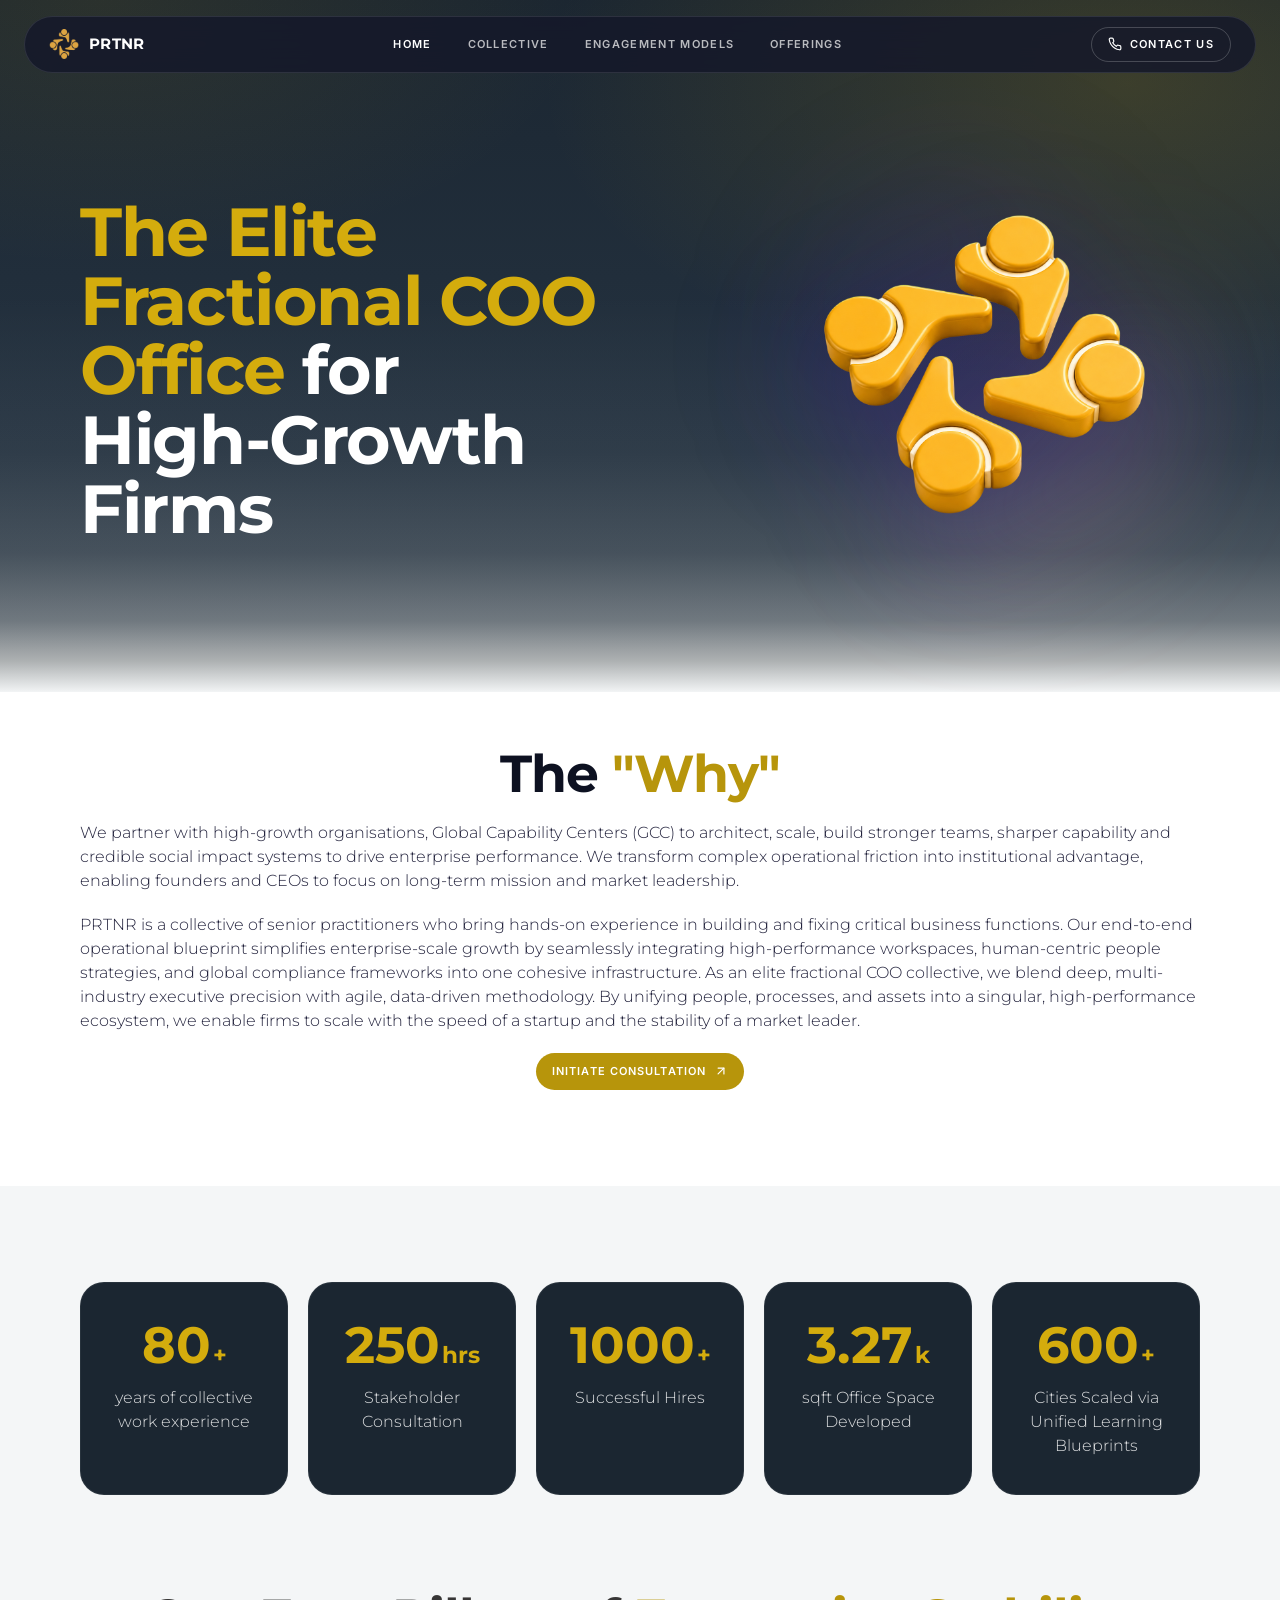
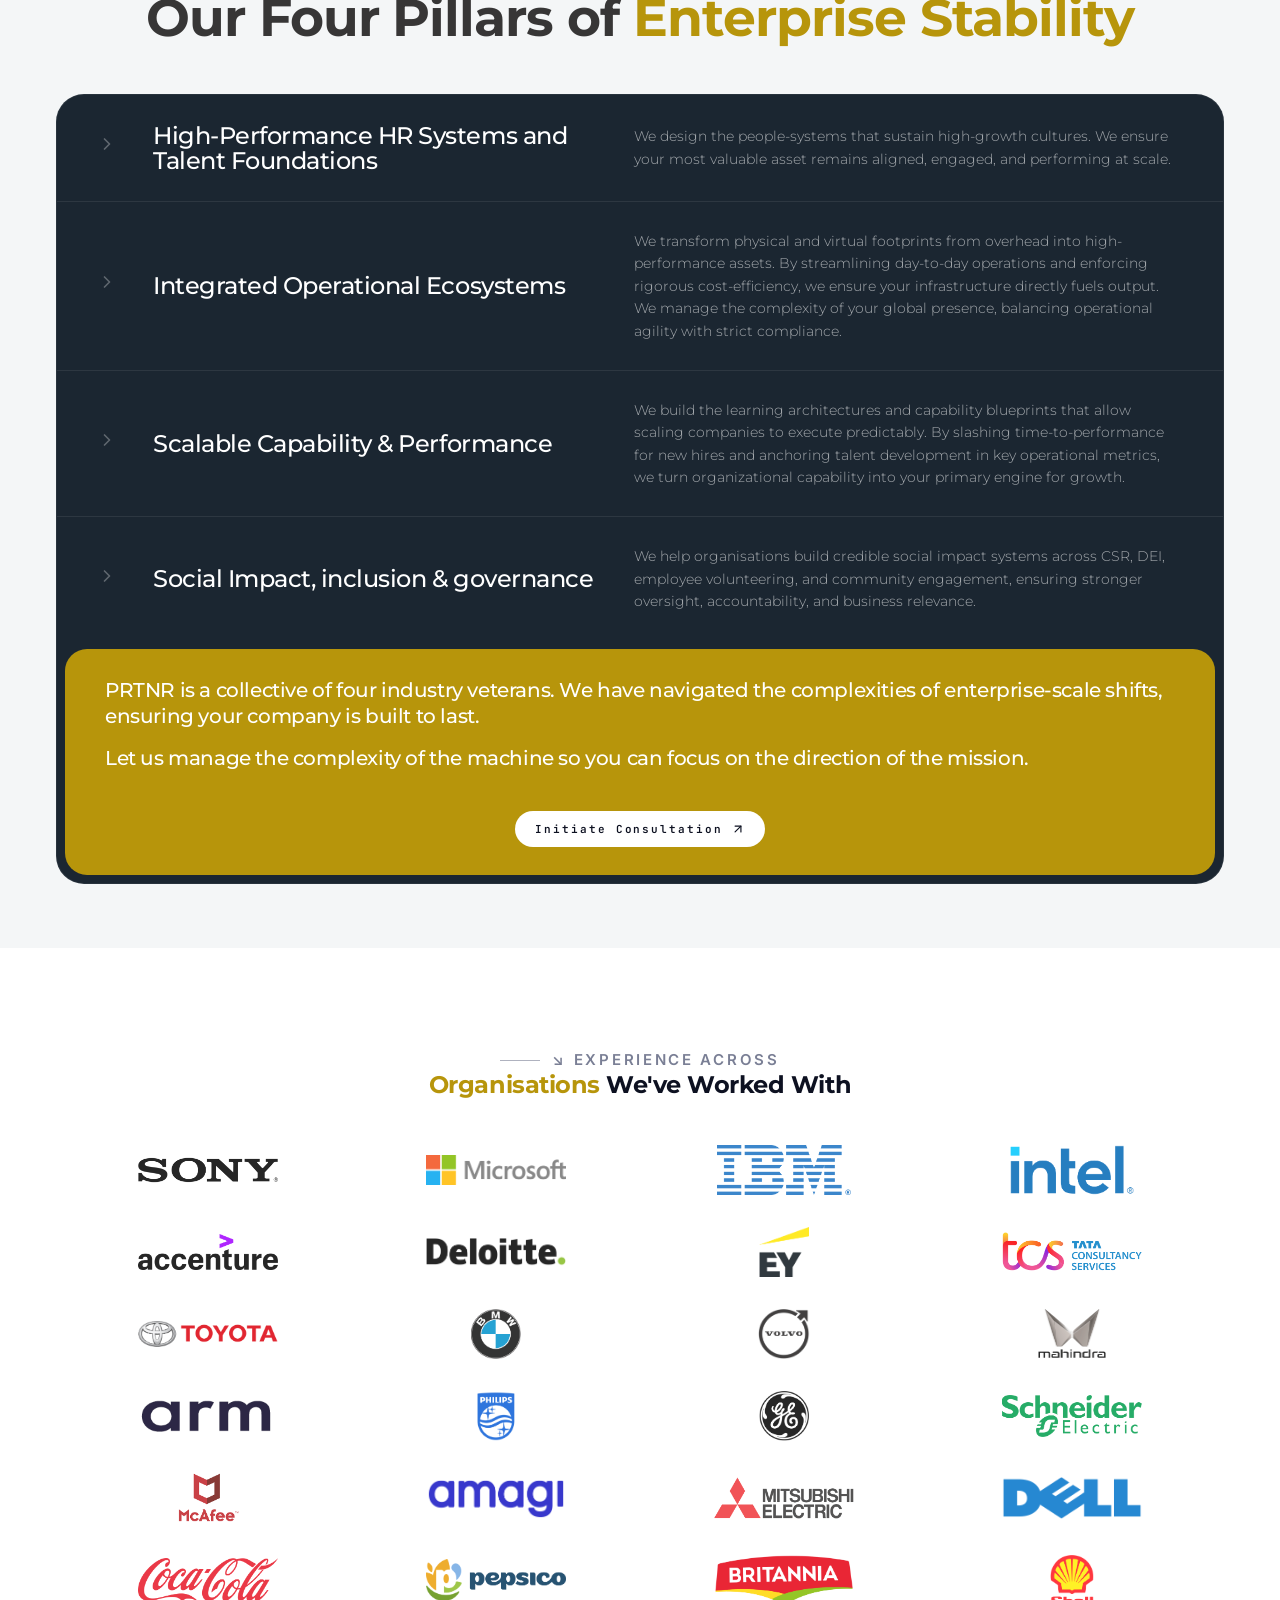
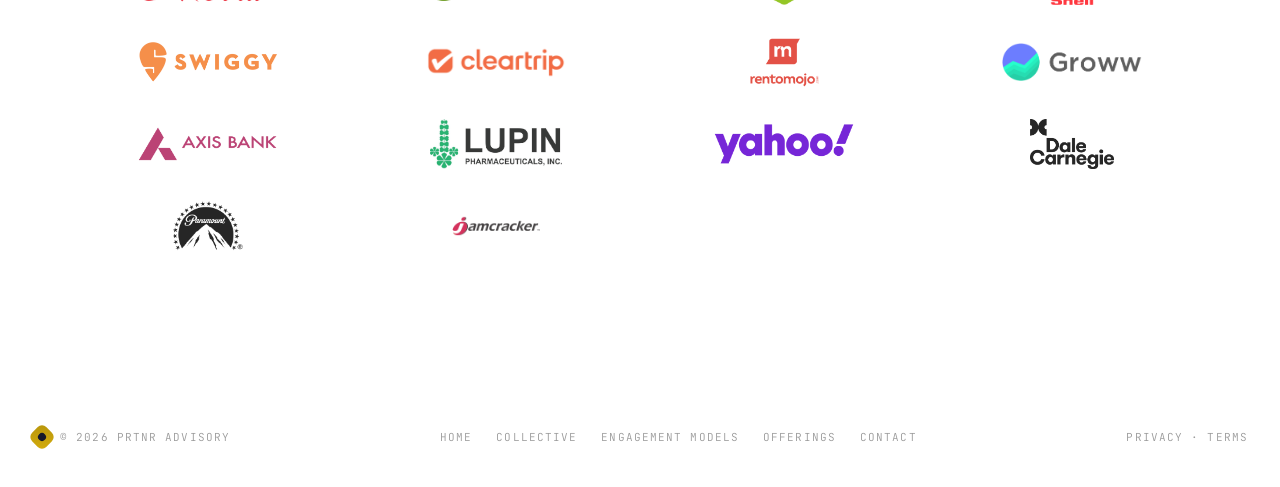
<file: index.html>
<!doctype html>
<html lang="en">
<head>
<meta charset="utf-8" />
<meta name="viewport" content="width=device-width,initial-scale=1" />
<title>PRTNR Advisory — Scale with Structure &amp; Operational Excellence</title>
<link rel="icon" type="image/png" href="assets/PRTNR Logo without BG.png">
<meta name="description" content="We help startups and mid-sized companies build offices, optimise operational costs, and implement governance systems for sustainable, compliant growth." />
<meta property="og:title" content="PRTNR Advisory — Scale with Structure &amp; Operational Excellence" />
<meta property="og:description" content="We help startups and mid-sized companies build offices, optimise operational costs, and implement governance systems for sustainable, compliant growth." />
<meta property="og:type" content="website" />
<link rel="preconnect" href="https://fonts.googleapis.com">
<link rel="preconnect" href="https://fonts.gstatic.com" crossorigin>
<link href="https://fonts.googleapis.com/css2?family=Inter:wght@400;500;600;700&family=Montserrat:wght@300;400;500;600;700&family=JetBrains+Mono:wght@400;500;600&display=swap" rel="stylesheet">
<link rel="stylesheet" href="styles.css" />
</head>
<body>
<div class="nav-wrap">
  <div class="nav">
    <a class="brand" href="index.html"><img src="assets/PRTNR Logo without BG.png" width="30"></img><span class="brand-name">PRTNR</span></a>
    <nav class="nav-links">
      <a class="nav-link active" href="index.html">HOME</a>
      <a class="nav-link" href="about.html">COLLECTIVE</a>
      <a class="nav-link" href="engagement.html">ENGAGEMENT MODELS</a>
      <a class="nav-link" href="offerings.html">OFFERINGS</a></nav>
    <a class="nav-cta" href="contact.html">
      <svg width="14" height="14" viewBox="0 0 24 24" fill="none" stroke="currentColor" stroke-width="2" stroke-linecap="round" stroke-linejoin="round">
        <path d="M22 16.92v3a2 2 0 0 1-2.18 2 19.79 19.79 0 0 1-8.63-3.07 19.5 19.5 0 0 1-6-6 19.79 19.79 0 0 1-3.07-8.67A2 2 0 0 1 4.11 2h3a2 2 0 0 1 2 1.72c.13.96.37 1.9.72 2.81a2 2 0 0 1-.45 2.11L8.09 9.91a16 16 0 0 0 6 6l1.27-1.27a2 2 0 0 1 2.11-.45c.91.35 1.85.59 2.81.72A2 2 0 0 1 22 16.92z"/>
      </svg> CONTACT US</a>
    <button class="menu-btn" id="menuBtn" aria-label="menu"><svg width="20" height="20" viewBox="0 0 24 24" fill="none" stroke="currentColor" stroke-width="2" stroke-linecap="round" stroke-linejoin="round"><line x1="3" y1="12" x2="21" y2="12"/><line x1="3" y1="6" x2="21" y2="6"/><line x1="3" y1="18" x2="21" y2="18"/></svg></button>
  </div>
  <div class="mobile-menu" id="mobileMenu">
    <a href="index.html">HOME</a><a href="about.html">COLLECTIVE</a>
    <a href="engagement.html">ENGAGEMENT MODELS</a>
    <a href="offerings.html">OFFERINGS</a>
    <a href="contact.html">CONTACT US</a>
  </div>
</div>
<script>
(function(){
  var b=document.getElementById('menuBtn'),m=document.getElementById('mobileMenu');
  if(b)b.addEventListener('click',function(){m.classList.toggle('open');});
})();
</script>
<main>

<section class="reveal page-hero">
  <div class="container">
    <div class="hero-grid">
      <div class="order-mob-2 lg-order-1">
        <h1 class="display hero-h1"><span class="text-electric">The Elite Fractional COO Office</span> for <br/>High-Growth Firms</h1>
      </div>
      <div class="order-mob-1 lg-order-2">
        <div class="hero-art"><div class="hero-art-glow"></div><img src="assets/hero-object.png" alt="Floating 3D figures representing operational clarity" /></div>
      </div>
    </div>
  </div>
</section>

<section class="section text-center" style="padding-top:0">
  <div class="container">
    <h2 class="display h2 text-ink text-center"><br/>The <span class="text-electric">"Why"</span></h2>
    <p class="text-ink-soft mt-5 max-w-5xl mx-auto about-text">We partner with high-growth organisations, Global Capability Centers (GCC) to architect, 
                                                  scale, build stronger teams, sharper capability and credible social impact systems to drive 
                                                  enterprise performance. We transform complex operational friction into institutional advantage, 
                                                  enabling founders and CEOs to focus on long-term mission and market leadership.</p> 
    <p class="text-ink-soft mt-5 max-w-5xl mx-auto about-text">PRTNR is a collective of senior practitioners who bring hands-on experience in building and 
                                                  fixing critical business functions. Our end-to-end operational blueprint simplifies enterprise-scale 
                                                  growth by seamlessly integrating high-performance workspaces, human-centric people strategies,
                                                  and global compliance frameworks into one cohesive infrastructure. As an elite fractional COO 
                                                  collective, we blend deep, multi-industry executive precision with agile, data-driven methodology.
                                                   By unifying people, processes, and assets into a singular, high-performance ecosystem, we enable
                                                   firms to scale with the speed of a startup and the stability of a market leader.</p>                                            
  <a class="btn btn-electric btn-sm mt-5" href="contact.html#cont">Initiate Consultation<svg width="14" height="14" viewBox="0 0 24 24" fill="none" stroke="currentColor" stroke-width="2" stroke-linecap="round" stroke-linejoin="round"><line x1="7" y1="17" x2="17" y2="7"/><polyline points="7 7 17 7 17 17"/></svg></a>
                                                  </div>
</section>

<section class="section cream">
  <div class="container">

    <div class="stats-cards">
      
      <div class="stat-card">
        <div class="stat-number">80<span class="stat-unit">+</span></div>
        <div class="stat-label">years of collective work experience</div>
      </div>

      <div class="stat-card">
        <div class="stat-number">250<span class="stat-unit">hrs</span></div>
        <div class="stat-label">Stakeholder Consultation</div>
      </div>

      <div class="stat-card">
        <div class="stat-number">1000<span class="stat-unit">+</span></div>
        <div class="stat-label">Successful Hires</div>
      </div>

      <div class="stat-card">
        <div class="stat-number">3.27<span class="stat-unit">k</span></div>
        <div class="stat-label">sqft Office Space Developed</div>
      </div>

      <div class="stat-card">
        <div class="stat-number">600<span class="stat-unit">+</span></div>
        <div class="stat-label">Cities Scaled via Unified Learning Blueprints</div>
      </div>

      

    </div>

  </div>
</section>

<section class="reveal cream" style="padding:0 32px 64px">
  <div class="container">
    <h2 class="display h2 text-center"><span class="text-change">Our Four Pillars of </span><span class="text-electric">Enterprise Stability</span></h2>
    <div class="svc-rows">
      <div class="svc-row">
        <span class="chev">
          <svg width="20" height="20" viewBox="0 0 24 24" fill="none" stroke="currentColor" stroke-width="2" stroke-linecap="round" stroke-linejoin="round">
            <polyline points="9 18 15 12 9 6"/></svg></span>
            <h3 class="display">High-Performance HR Systems and Talent Foundations</h3>
            <p>We design the people-systems that sustain high-growth cultures. We ensure your most valuable asset remains aligned, engaged, and performing at
              scale.</p></div>
      <div class="svc-row">
        <span class="chev">
          <svg width="20" height="20" viewBox="0 0 24 24" fill="none" stroke="currentColor" stroke-width="2" stroke-linecap="round" stroke-linejoin="round">
            <polyline points="9 18 15 12 9 6"/></svg></span>
            <h3 class="display">Integrated Operational Ecosystems</h3>
            <p>We transform physical and virtual footprints from overhead into high-performance assets. By streamlining day-to-day operations and enforcing
              rigorous cost-efficiency, we ensure your infrastructure directly fuels output. We manage the complexity of your global presence, balancing
              operational agility with strict compliance.</p></div>
      <div class="svc-row">
        <span class="chev">
          <svg width="20" height="20" viewBox="0 0 24 24" fill="none" stroke="currentColor" stroke-width="2" stroke-linecap="round" stroke-linejoin="round">
            <polyline points="9 18 15 12 9 6"/></svg></span>
            <h3 class="display">Scalable Capability & Performance</h3>
            <p>We build the learning architectures and capability blueprints that allow scaling companies to execute predictably. 
              By slashing time-to-performance for new hires and anchoring talent development in key operational metrics, we turn organizational 
              capability into your primary engine for growth.</p></div>
      <div class="svc-row">
        <span class="chev">
          <svg width="20" height="20" viewBox="0 0 24 24" fill="none" stroke="currentColor" stroke-width="2" stroke-linecap="round" stroke-linejoin="round">
            <polyline points="9 18 15 12 9 6"/></svg></span>
            <h3 class="display">Social Impact, inclusion & governance</h3>
            <p>We help organisations build credible social impact systems across CSR, DEI, employee volunteering, and community engagement, ensuring stronger oversight, 
              accountability, and business relevance.</p></div>                                                 
      <a class="cta-row" href="contact.html#cont">
        <span class="label display">PRTNR is a collective of four industry veterans. We have navigated the complexities of enterprise-scale shifts, ensuring your company is built to last.</span>
        <span class="label display">Let us manage the complexity of the machine so you can focus on the direction of the mission.</span>
        
        
        <span class="pill">Initiate Consultation<svg width="14" height="14" viewBox="0 0 24 24" fill="none" stroke="currentColor" stroke-width="2" stroke-linecap="round" stroke-linejoin="round">
          <line x1="7" y1="17" x2="17" y2="7"/>
          <polyline points="7 7 17 7 17 17"/></svg></span>
      </a>
    </div>
  </div>
</section>

<section class="section logo-strip">
  <div class="container">

    <span class="eyebrow">↘ EXPERIENCE ACROSS</span>

    <h2 class="display text-ink"><span class="text-electric">Organisations</span> We've Worked With</h2>

    <div class="logo-grid">
    <img src="assets/logos/sony.png" alt="Sony">
    <img src="assets/logos/Microsoft.png" alt="Microsoft Global">
    <img src="assets/logos/ibm.png" alt="IBM">
    <img src="assets/logos/intel.png" alt="Intel">
    <img src="assets/logos/accenture.png" alt="Accenture">
    <img src="assets/logos/Deloitte.png" alt="Deloitte">
    <img src="assets/logos/EY.png" alt="EY">
    <img src="assets/logos/TCS.png" alt="TCS">
    <img src="assets/logos/Toyota.png" alt="Toyota">
    <img src="assets/logos/BMW.png" alt="BMW">
    <img src="assets/logos/volvo.png" alt="Volvo">
    <img src="assets/logos/mahindra.png" alt="Mahindra">
    <img src="assets/logos/arm.png" alt="ARM">
    <img src="assets/logos/philips.png" alt="Philips">
    <img src="assets/logos/GE.png" alt="GE">
    <img src="assets/logos/Schneider.png" alt="Schneider">
    <img src="assets/logos/mcafee.png" alt="McAfee">
    <img src="assets/logos/amagi.png" alt="Amagi">
    <img src="assets/logos/Mitsubishi_Electric.png" alt="Mitsubishi Electricals">
    <img src="assets/logos/DELL.png" alt="Dell">
    <img src="assets/logos/Coca-Cola.png" alt="Coca Cola">
    <img src="assets/logos/pepsico.png" alt="Pepsico">
    <img src="assets/logos/britannia.png" alt="Britannia">
    <img src="assets/logos/shell.png" alt="Shell">
    <img src="assets/logos/swiggy.png" alt="Swiggy">
    <img src="assets/logos/cleartrip.png" alt="Cleartrip">
    <img src="assets/logos/rentomojo.png" alt="Rentomojo">
    <img src="assets/logos/Groww.png" alt="Groww">
    <img src="assets/logos/Axis_Bank.png" alt="Axis Bank">
    <img src="assets/logos/lupin_pharmaceuticals.jpg" alt="Lupin Pharma">
    <img src="assets/logos/yahoo.png" alt="Yahoo">
    <img src="assets/logos/Dale Carnegie.png" alt="Dale Carnegie">
    <img src="assets/logos/paramount.png" alt="Paramount">
    <img src="assets/logos/jamcracker.png" alt="Jamcracker">
    </div>
  </div>
</section>

</main>
<footer class="footer">
  
  <div class="footer-bottom container">
    <div class="flex items-center gap-2"><span class="brand-mark" style="width:20px;height:20px"></span><span>© 2026 PRTNR ADVISORY</span></div>
    <div class="links"><a href="index.html">HOME</a><a href="about.html">COLLECTIVE</a><a href="engagement.html">ENGAGEMENT MODELS</a><a href="offerings.html">OFFERINGS</a><a href="contact.html">CONTACT</a></div>
    <span>PRIVACY · TERMS</span>
  </div>
</footer>

<script>
(function(){
  var els=document.querySelectorAll('.reveal');
  if(!('IntersectionObserver' in window)){els.forEach(function(e){e.classList.add('is-visible')});return;}
  var io=new IntersectionObserver(function(entries){
    entries.forEach(function(en){
      if(en.isIntersecting){en.target.classList.add('is-visible');io.unobserve(en.target);}
    });
  },{threshold:0.12,rootMargin:'0px 0px -40px 0px'});
  els.forEach(function(e){io.observe(e)});
  // Smooth scroll offset for fixed nav when landing with hash
  if(location.hash){
    setTimeout(function(){
      var t=document.querySelector(location.hash);
      if(t)t.scrollIntoView({behavior:'smooth',block:'start'});
    },60);
  }
})();
</script>
</body>
</html>
</file>
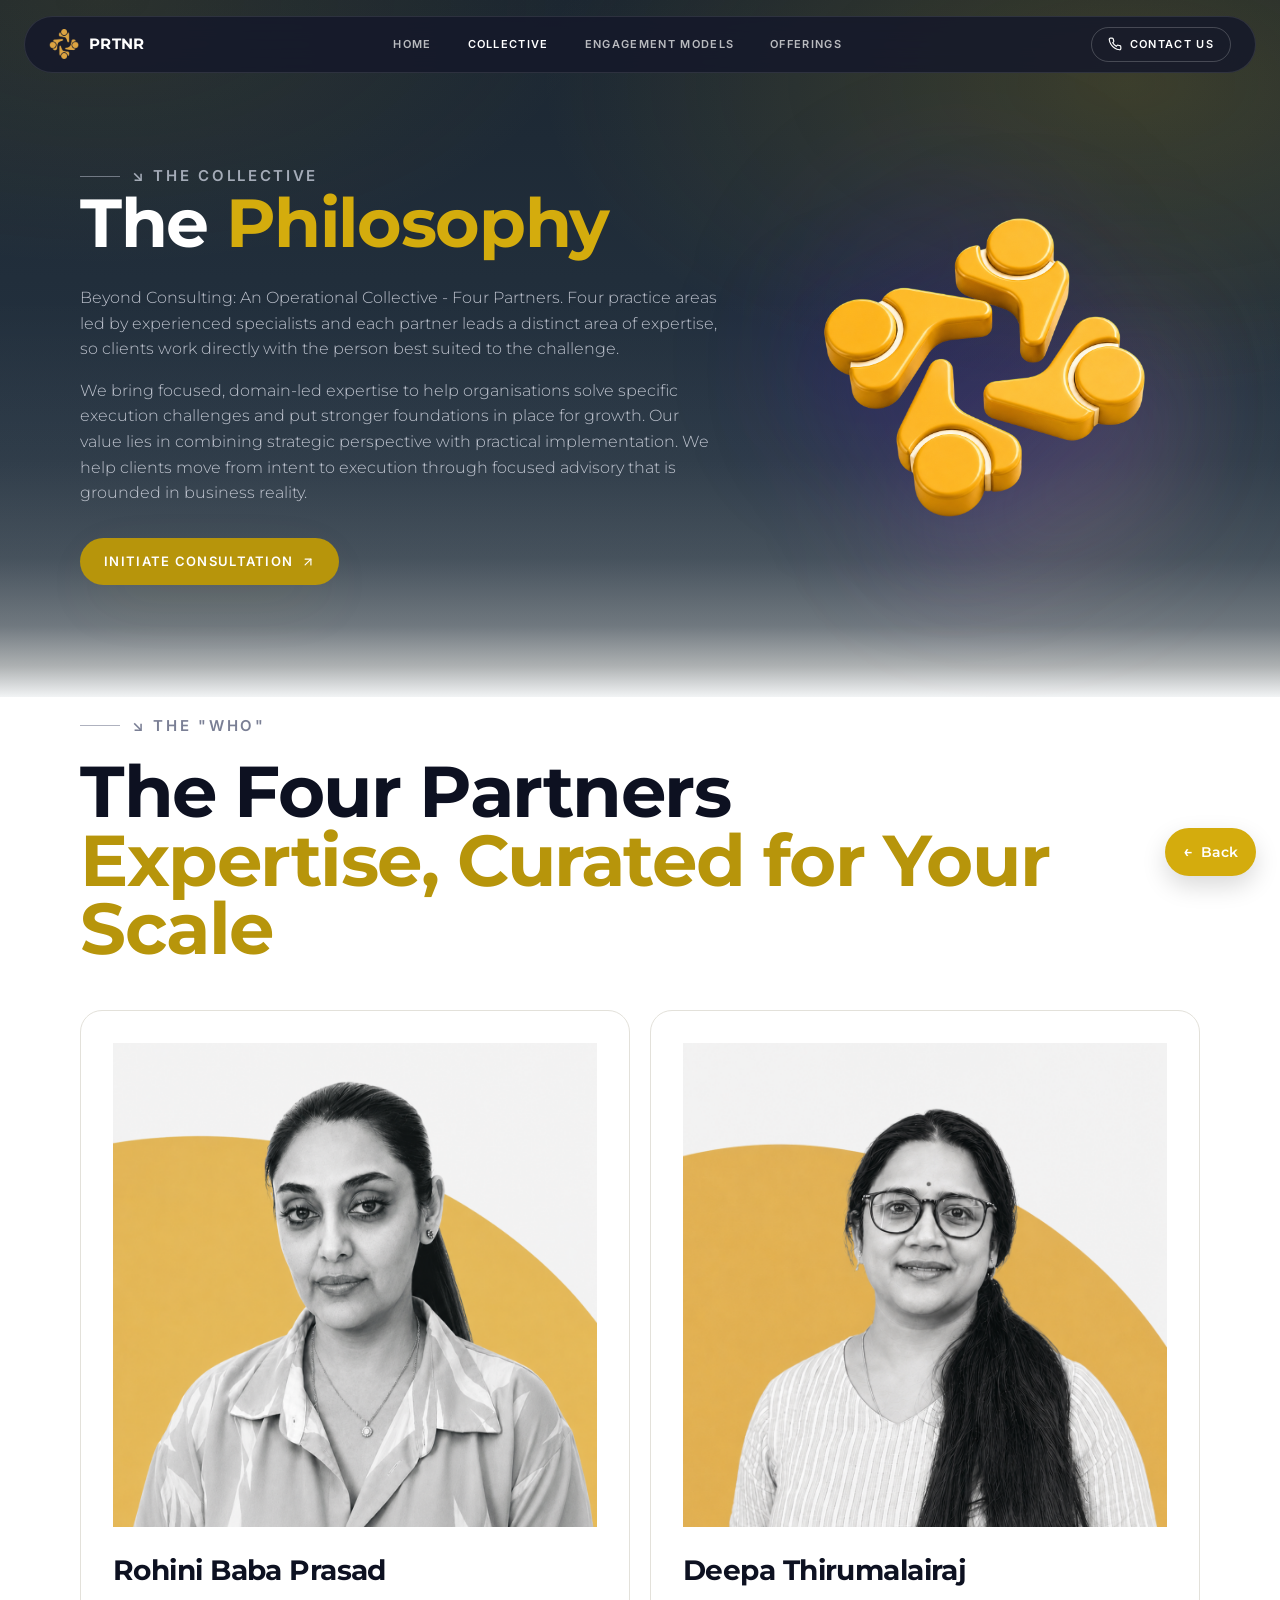
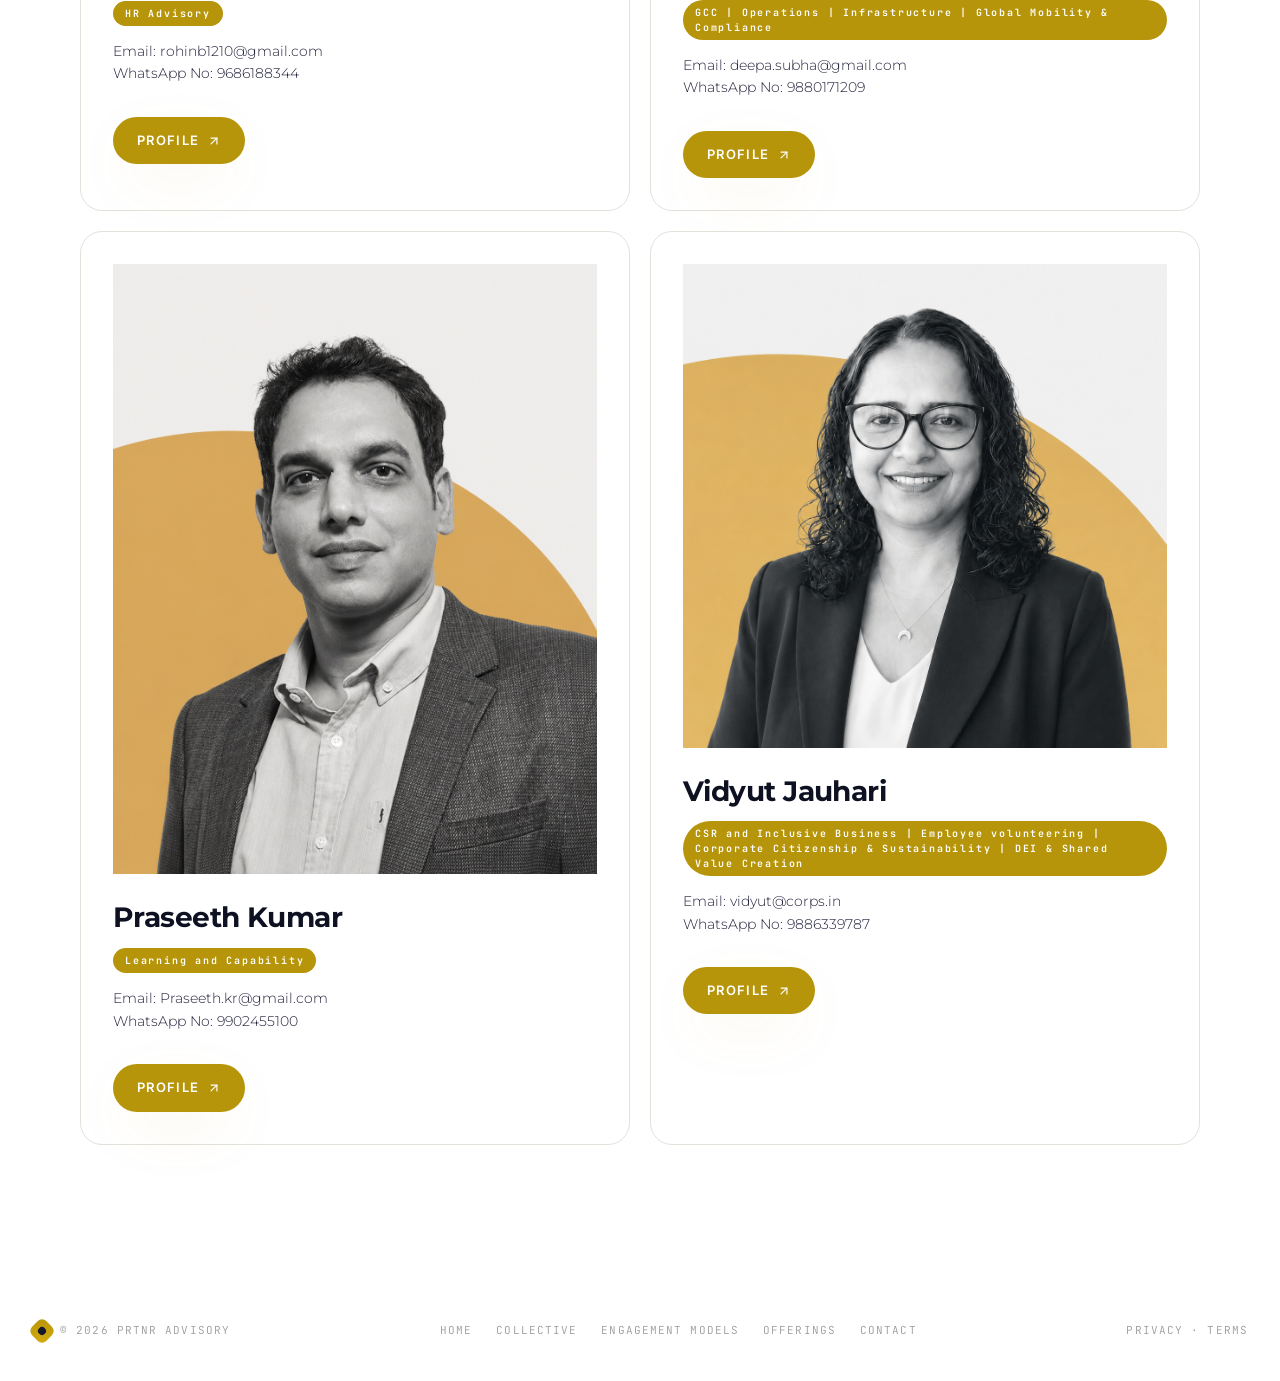
<file: about.html>
<!doctype html>
<html lang="en">
<head>
<meta charset="utf-8" />
<meta name="viewport" content="width=device-width,initial-scale=1" />
<title>PRTNR Advisory — Scale with Structure &amp; Operational Excellence</title>
<link rel="icon" type="image/png" href="assets/PRTNR Logo without BG.png">
<meta name="description" content="We help startups and mid-sized companies build offices, optimise operational costs, and implement governance systems for sustainable, compliant growth." />
<meta property="og:title" content="PRTNR Advisory — Scale with Structure &amp; Operational Excellence" />
<meta property="og:description" content="We help startups and mid-sized companies build offices, optimise operational costs, and implement governance systems for sustainable, compliant growth." />
<meta property="og:type" content="website" />
<link rel="preconnect" href="https://fonts.googleapis.com">
<link rel="preconnect" href="https://fonts.gstatic.com" crossorigin>
<link href="https://fonts.googleapis.com/css2?family=Inter:wght@400;500;600;700&family=Montserrat:wght@300;400;500;600;700&family=JetBrains+Mono:wght@400;500;600&display=swap" rel="stylesheet">
<link rel="stylesheet" href="styles.css" />
</head>
<body>
<div class="nav-wrap">
  <div class="nav">
    <a class="brand" href="index.html"><img src="assets/PRTNR Logo without BG.png" width="30"></img><span class="brand-name">PRTNR</span></a>
    <nav class="nav-links">
      <a class="nav-link" href="index.html">HOME</a>
      <a class="nav-link  active" href="about.html">COLLECTIVE</a>
      <a class="nav-link" href="engagement.html">ENGAGEMENT MODELS</a>
      <a class="nav-link" href="offerings.html">OFFERINGS</a></nav>
    <a class="nav-cta" href="contact.html">
      <svg width="14" height="14" viewBox="0 0 24 24" fill="none" stroke="currentColor" stroke-width="2" stroke-linecap="round" stroke-linejoin="round">
        <path d="M22 16.92v3a2 2 0 0 1-2.18 2 19.79 19.79 0 0 1-8.63-3.07 19.5 19.5 0 0 1-6-6 19.79 19.79 0 0 1-3.07-8.67A2 2 0 0 1 4.11 2h3a2 2 0 0 1 2 1.72c.13.96.37 1.9.72 2.81a2 2 0 0 1-.45 2.11L8.09 9.91a16 16 0 0 0 6 6l1.27-1.27a2 2 0 0 1 2.11-.45c.91.35 1.85.59 2.81.72A2 2 0 0 1 22 16.92z"/>
      </svg> CONTACT US</a>
    <button class="menu-btn" id="menuBtn" aria-label="menu"><svg width="20" height="20" viewBox="0 0 24 24" fill="none" stroke="currentColor" stroke-width="2" stroke-linecap="round" stroke-linejoin="round"><line x1="3" y1="12" x2="21" y2="12"/><line x1="3" y1="6" x2="21" y2="6"/><line x1="3" y1="18" x2="21" y2="18"/></svg></button>
  </div>
  <div class="mobile-menu" id="mobileMenu"><a href="index.html">HOME</a><a href="about.html">COLLECTIVE</a><a href="engagement.html">ENGAGEMENT MODELS</a><a href="offerings.html">OFFERINGS</a><a href="contact.html">CONTACT US</a></div>
</div>
<script>
(function(){
  var b=document.getElementById('menuBtn'),m=document.getElementById('mobileMenu');
  if(b)b.addEventListener('click',function(){m.classList.toggle('open');});
})();
</script>
<main>

<!-- HERO -->
<section class="reveal page-hero">
  <div class="container">
    <div class="hero-grid">
      <div class="order-mob-2 lg-order-1">
        <span class="eyebrow"> ↘ The COLLECTIVE</span>
        <h1 class="display hero-h1">The <span class="text-electric">Philosophy</span>
        </h1>
        <div class="text-ink-soft mt-7"
             style="font-size:16px;line-height:1.6;display:flex;flex-direction:column;gap:16px;">
          <p>
            Beyond Consulting: An Operational Collective - Four Partners. Four practice areas led by experienced specialists 
            and each partner leads a distinct area of expertise, so clients work directly with the person best suited to the challenge.
          </p>
          <p>
            We bring focused, domain-led expertise to help organisations solve specific execution challenges and put stronger foundations 
            in place for growth. Our value lies in combining strategic perspective with practical implementation. We help clients move from 
            intent to execution through focused advisory that is grounded in business reality.
          </p>
        </div>
        <a href="contact.html" class="btn btn-electric mt-8">
          Initiate Consultation
          <svg width="14" height="14" viewBox="0 0 24 24" fill="none"
               stroke="currentColor" stroke-width="2"
               stroke-linecap="round" stroke-linejoin="round">
            <line x1="7" y1="17" x2="17" y2="7"/>
            <polyline points="7 7 17 7 17 17"/>
          </svg>
        </a>
      </div>
      <div class="order-mob-1 lg-order-2">
        <div class="hero-art"><div class="hero-art-glow"></div><img src="assets/hero-object.png" alt="Floating 3D figures representing operational clarity" /></div>
      </div>
    </div>
  </div>
</section>


<section class="section partners-section">
  <div id="redirect" class="container">
    <span class="eyebrow"> ↘ The "Who"</span>
    <h2 class="display mt-5 h2-lg text-ink">The Four Partners<br/><span class="text-electric">Expertise, Curated for Your Scale</span></h2>
    <div class="grid-2 mt-12">
      <article class="card-numbered" >
           <div class="profile-image">
            <img src="assets/Rohini White.png" alt="Rohini">
          </div>
          <h3 class="display text-ink mb-3" style="font-size:22px">Rohini Baba Prasad</h3>
          <span class="tag-pill">HR Advisory</span>
          <p class="text-ink-soft" style="font-size:14px;line-height:1.6">Email: rohinb1210@gmail.com</p>
          <p class="text-ink-soft" style="font-size:14px;line-height:1.6">WhatsApp No: 9686188344</p>
          <a href="rohini.html" class="btn btn-electric mt-8">Profile<svg width="14" height="14" viewBox="0 0 24 24" fill="none" stroke="currentColor" stroke-width="2" stroke-linecap="round" stroke-linejoin="round"><line x1="7" y1="17" x2="17" y2="7"/><polyline points="7 7 17 7 17 17"/></svg></a>
      </article>
      <article class="card-numbered">
        <div class="profile-image">
          <img src="assets/Deepa White.png" alt="Deepa Thirumalairaj">
        </div>
        <h3 class="display text-ink mb-3" style="font-size:22px">Deepa Thirumalairaj</h3>
        <span class="tag-pill">GCC | Operations | Infrastructure | Global Mobility & Compliance</span>        
        <p class="text-ink-soft" style="font-size:14px;line-height:1.6">Email: deepa.subha@gmail.com </p>
        <p class="text-ink-soft" style="font-size:14px;line-height:1.6">WhatsApp No: 9880171209</p>
        <a href="deepa.html" class="btn btn-electric mt-8">Profile<svg width="14" height="14" viewBox="0 0 24 24" fill="none" stroke="currentColor" stroke-width="2" stroke-linecap="round" stroke-linejoin="round"><line x1="7" y1="17" x2="17" y2="7"/><polyline points="7 7 17 7 17 17"/></svg></a>
      </article>
      <article class="card-numbered">
        <div class="profile-image">
            <img src="assets/Praseeth White.png" alt="Praseeth">
          </div>
          <h3 class="display text-ink mb-3" style="font-size:22px">Praseeth Kumar</h3>
          <span class="tag-pill">Learning and Capability</span>          
          <p class="text-ink-soft" style="font-size:14px;line-height:1.6">Email: Praseeth.kr@gmail.com </p>
          <p class="text-ink-soft" style="font-size:14px;line-height:1.6">WhatsApp No: 9902455100</p>
          <a href="praseeth.html" class="btn btn-electric mt-8">Profile<svg width="14" height="14" viewBox="0 0 24 24" fill="none" stroke="currentColor" stroke-width="2" stroke-linecap="round" stroke-linejoin="round"><line x1="7" y1="17" x2="17" y2="7"/><polyline points="7 7 17 7 17 17"/></svg></a>
        </article>
      <article class="card-numbered">
        <div class="profile-image">
          <img src="assets/Vidyuth - white.png" alt="Vidyuth">
        </div>
        <h3 class="display text-ink mb-3" style="font-size:22px">Vidyut Jauhari</h3>
        <span class="tag-pill">CSR and Inclusive Business | Employee volunteering | Corporate Citizenship & Sustainability | DEI & Shared Value Creation</span>        
        <p class="text-ink-soft" style="font-size:14px;line-height:1.6">Email: vidyut@corps.in </p>
        <p class="text-ink-soft" style="font-size:14px;line-height:1.6">WhatsApp No: 9886339787</p>
        <a href="vidyuth.html" class="btn btn-electric mt-8">Profile<svg width="14" height="14" viewBox="0 0 24 24" fill="none" stroke="currentColor" stroke-width="2" stroke-linecap="round" stroke-linejoin="round"><line x1="7" y1="17" x2="17" y2="7"/><polyline points="7 7 17 7 17 17"/></svg></a>
      </article>
    </div>
  </div>
</section>
</main>

<footer class="footer">
  
  <div class="footer-bottom container">
    <div class="flex items-center gap-2"><span class="brand-mark" style="width:20px;height:20px"></span><span>© 2026 PRTNR ADVISORY</span></div>
    <div class="links"><a href="index.html">HOME</a><a href="about.html">COLLECTIVE</a><a href="engagement.html">ENGAGEMENT MODELS</a><a href="offerings.html">OFFERINGS</a><a href="contact.html">CONTACT</a></div>
    <span>PRIVACY · TERMS</span>
  </div>
</footer>

<script>
(function(){
  var els=document.querySelectorAll('.reveal');
  if(!('IntersectionObserver' in window)){els.forEach(function(e){e.classList.add('is-visible')});return;}
  var io=new IntersectionObserver(function(entries){
    entries.forEach(function(en){
      if(en.isIntersecting){en.target.classList.add('is-visible');io.unobserve(en.target);}
    });
  },{threshold:0.12,rootMargin:'0px 0px -40px 0px'});
  els.forEach(function(e){io.observe(e)});
  // Smooth scroll offset for fixed nav when landing with hash
  if(location.hash){
    setTimeout(function(){
      var t=document.querySelector(location.hash);
      if(t)t.scrollIntoView({behavior:'smooth',block:'start'});
    },60);
  }
})();
</script>
<a href="index.html" class="back-home-btn" aria-label="Back Home">
  <span>←</span>
  <span>Back</span>
</a>
</body>
</html>
</file>
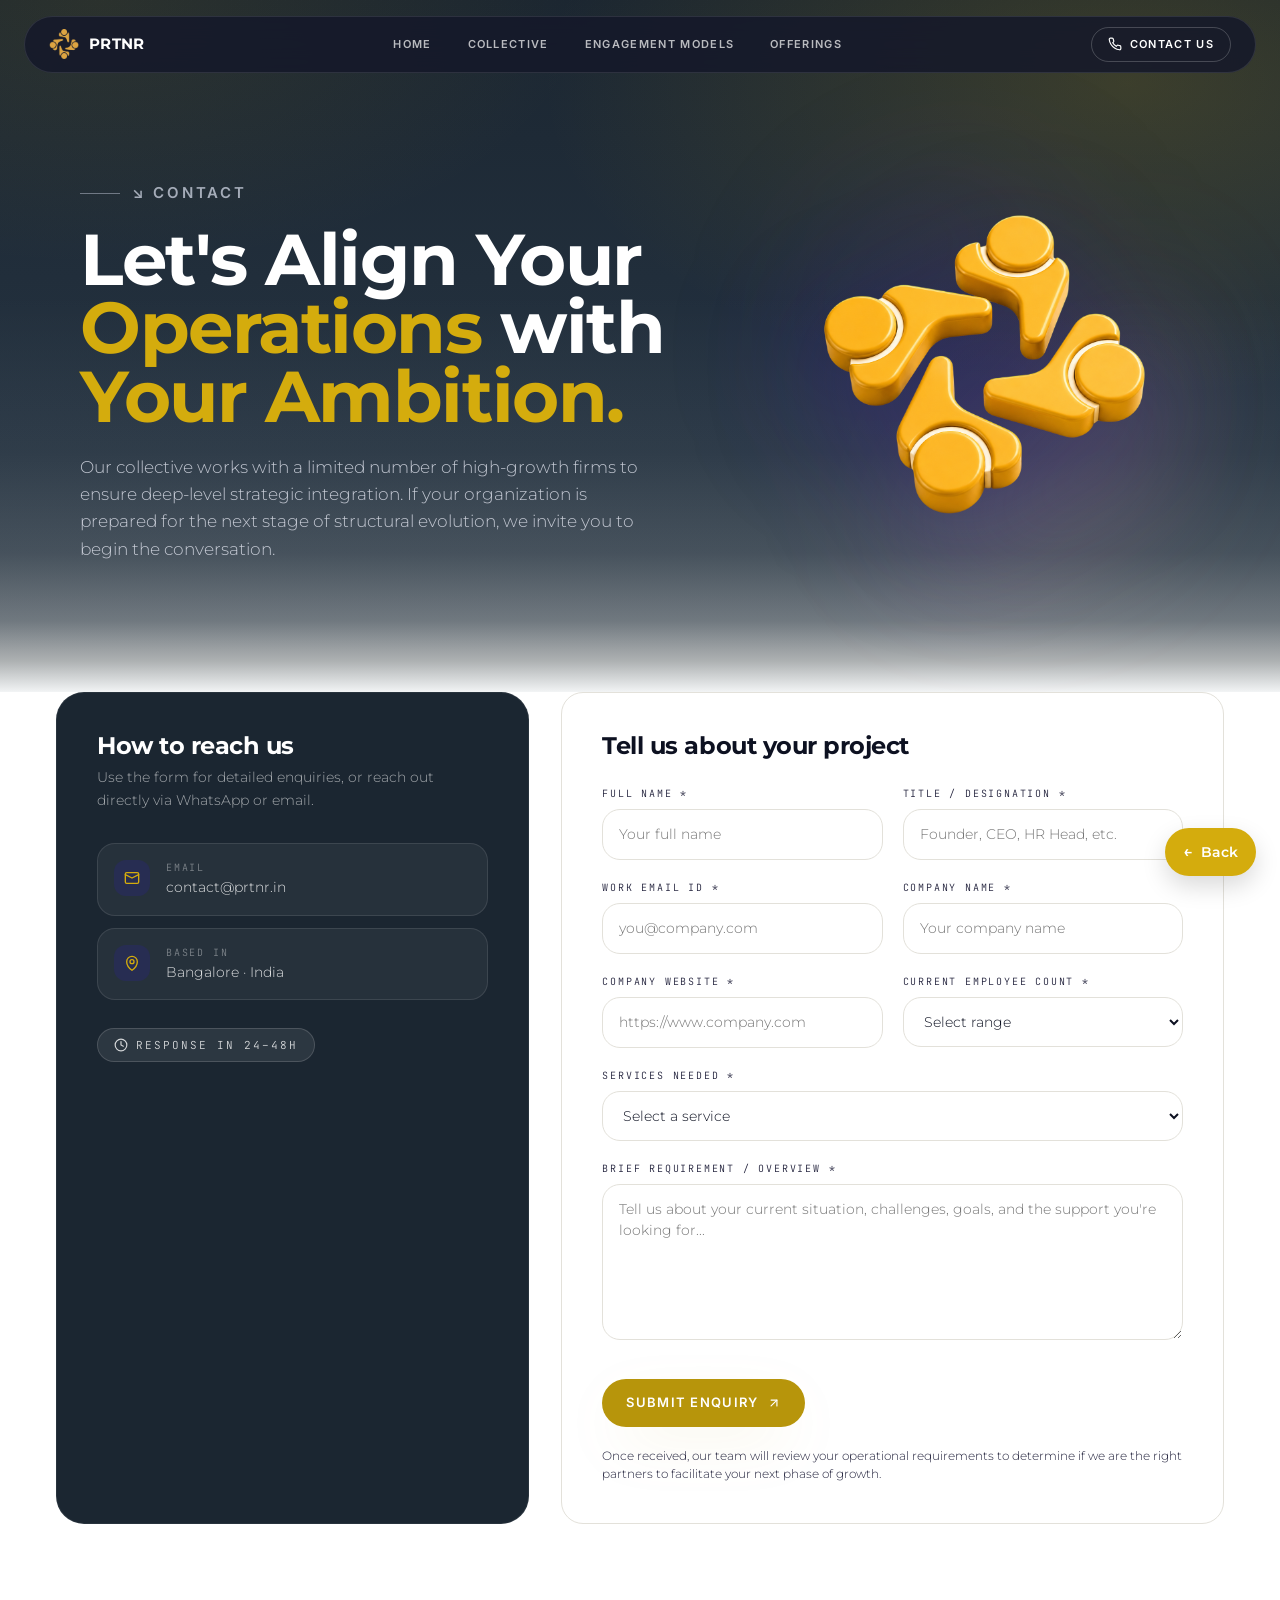
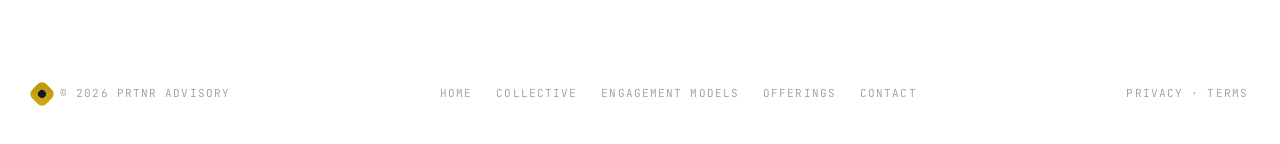
<file: contact.html>
<!doctype html>
<html lang="en">
<head>
<meta charset="utf-8" />
<meta name="viewport" content="width=device-width,initial-scale=1" />
<title>Contact — PRTNR Advisory</title>
<link rel="icon" type="image/png" href="assets/PRTNR Logo without BG.png">
<meta name="description" content="Tell us about your situation and we'll respond within 24–48 hours. No obligation." />

<meta property="og:title" content="Contact — PRTNR Advisory" />
<meta property="og:description" content="Tell us about your situation and we'll respond within 24–48 hours. No obligation." />
<meta property="og:type" content="website" />

<link rel="preconnect" href="https://fonts.googleapis.com">
<link rel="preconnect" href="https://fonts.gstatic.com" crossorigin>

<link href="https://fonts.googleapis.com/css2?family=Inter:wght@400;500;600;700&family=Montserrat:wght@300;400;500;600;700&family=JetBrains+Mono:wght@400;500;600&display=swap" rel="stylesheet">

<link rel="stylesheet" href="styles.css" />
</head>

<body>

<div class="nav-wrap">
  <div class="nav">

    <a class="brand" href="index.html"><img src="assets/PRTNR Logo without BG.png" width="30" alt="PRTNR Logo"><span class="brand-name">PRTNR</span></a>
    

    <nav class="nav-links">
      <a class="nav-link" href="index.html">HOME</a>
      <a class="nav-link" href="about.html">COLLECTIVE</a>
      <a class="nav-link" href="engagement.html">ENGAGEMENT MODELS</a>
      <a class="nav-link" href="offerings.html">OFFERINGS</a></nav>
    <a class="nav-cta" href="contact.html">
      <svg width="14" height="14" viewBox="0 0 24 24" fill="none" stroke="currentColor" stroke-width="2" stroke-linecap="round" stroke-linejoin="round">
        <path d="M22 16.92v3a2 2 0 0 1-2.18 2 19.79 19.79 0 0 1-8.63-3.07 19.5 19.5 0 0 1-6-6 19.79 19.79 0 0 1-3.07-8.67A2 2 0 0 1 4.11 2h3a2 2 0 0 1 2 1.72c.13.96.37 1.9.72 2.81a2 2 0 0 1-.45 2.11L8.09 9.91a16 16 0 0 0 6 6l1.27-1.27a2 2 0 0 1 2.11-.45c.91.35 1.85.59 2.81.72A2 2 0 0 1 22 16.92z"/>
      </svg> CONTACT US</a>

    <button class="menu-btn" id="menuBtn" aria-label="menu">
      <svg width="20" height="20" viewBox="0 0 24 24"
      fill="none" stroke="currentColor"
      stroke-width="2" stroke-linecap="round"
      stroke-linejoin="round">
        <line x1="3" y1="12" x2="21" y2="12"/>
        <line x1="3" y1="6" x2="21" y2="6"/>
        <line x1="3" y1="18" x2="21" y2="18"/>
      </svg>
    </button>

  </div>

  <div class="mobile-menu" id="mobileMenu"><a href="index.html">HOME</a><a href="about.html">COLLECTIVE</a><a href="engagement.html">ENGAGEMENT MODELS</a><a href="offerings.html">OFFERINGS</a><a href="contact.html">CONTACT US</a></div>
  </div>
</div>

<script>
(function(){
  var b=document.getElementById('menuBtn'),
      m=document.getElementById('mobileMenu');

  if(b){
    b.addEventListener('click',function(){
      m.classList.toggle('open');
    });
  }
})();
</script>

<main>

<section class="reveal page-hero">
  <div class="container">

    <div class="hero-grid">

      <!-- LEFT CONTENT -->
      <div class="order-mob-2 lg-order-1">

        <span class="eyebrow">↘ Contact</span>

        <h1 class="display mt-5 h2-lg text-ink max-w-3xl">
          Let's Align Your <br/><span class="text-electric">Operations</span> with <span class="text-electric">Your Ambition.</span></h1>

        <p class="hero-sub max-w-xl">
          Our collective works with a limited number of high-growth firms to ensure deep-level strategic integration. 
          If your organization is prepared for the next stage of structural evolution, we invite you to begin the conversation.
        </p>

      </div>

      <!-- RIGHT IMAGE -->
      <div class="order-mob-1 lg-order-2">

        <div class="hero-art">
          <div class="hero-art-glow"></div>

          <img
            src="assets/hero-object.png"
            alt="Floating 3D figures representing operational clarity"
          />

        </div>

      </div>

    </div>

  </div>
</section>

<section class="contact-section">

  <div id="cont" class="container">

    <div class="contact-grid">

      <aside>
        <div class="panel-dark contact-side">
          <h2 class="display" style="font-size:24px;color:#fff;margin-bottom:8px">How to reach us</h2>
          <p style="font-size:14px;color:rgba(255,255,255,.6);line-height:1.6">Use the form for detailed enquiries, or reach out directly via WhatsApp or email.</p>
          <div style="display:flex;flex-direction:column;gap:12px;margin-top:32px">
            <div class="contact-item">
              <span class="icon">
                <svg width="16" height="16" viewBox="0 0 24 24" fill="none" stroke="currentColor" stroke-width="2" stroke-linecap="round" stroke-linejoin="round">
              <rect x="2" y="4" width="20" height="16" rx="2"/>
              <path d="m22 7-10 5L2 7"/></svg></span>
              <div>
                <div class="lbl">EMAIL</div>
                <a class="val" href="mailto:contact@prtnr.in">contact@prtnr.in</a>
              </div>
            </div>
            <div class="contact-item">
              <span class="icon">
                <svg width="16" height="16" viewBox="0 0 24 24" fill="none" stroke="currentColor" stroke-width="2" stroke-linecap="round" stroke-linejoin="round">
                  <path d="M20 10c0 7-8 13-8 13s-8-6-8-13a8 8 0 0 1 16 0Z"/>
                  <circle cx="12" cy="10" r="3"/>
                </svg>
              </span>
              <div>
                <div class="lbl">BASED IN</div>
                <div class="val">Bangalore · India</div>
              </div>
            </div>                            
          </div>
          <div style="display:inline-flex;align-items:center;gap:8px;margin-top:28px;padding:8px 16px;border-radius:999px;background:rgba(255,255,255,.08);border:1px solid rgba(255,255,255,.15);font-family:'JetBrains Mono',monospace;font-size:11px;letter-spacing:.18em;color:rgba(255,255,255,.8)"><svg width="14" height="14" viewBox="0 0 24 24" fill="none" stroke="currentColor" stroke-width="2" stroke-linecap="round" stroke-linejoin="round"><circle cx="12" cy="12" r="10"/>
            <polyline points="12 6 12 12 16 14"/></svg> RESPONSE IN 24–48H</div>
        </div>
      </aside>
    <div>

<form class="contact-form"
      id="enq"
      action="https://api.web3forms.com/submit"
      method="POST">

  <!-- WEB3FORMS ACCESS KEY -->
  <input type="hidden"
         name="access_key"
         value="3eea000e-b042-480b-9936-947306996918">

  <input type="hidden"
         name="subject"
         value="New PTNR Advisory Enquiry">

  <input type="hidden"
         name="from_name"
         value="PTNR Website">

  <h3 class="display text-ink mb-7"
      style="font-size:24px">
    Tell us about your project
  </h3>

  <div class="form-grid">

    <!-- FULL NAME -->
    <div class="field">
      <label>FULL NAME *</label>
      <input required
             type="text"
             name="full_name"
             placeholder="Your full name">
    </div>

    <!-- TITLE / DESIGNATION -->
    <div class="field">
      <label>TITLE / DESIGNATION *</label>
      <input required
             type="text"
             name="designation"
             placeholder="Founder, CEO, HR Head, etc.">
    </div>

    <!-- WORK EMAIL -->
    <div class="field">
      <label>WORK EMAIL ID *</label>
      <input required
             type="email"
             name="email"
             placeholder="you@company.com">
    </div>

    <!-- COMPANY NAME -->
    <div class="field">
      <label>COMPANY NAME *</label>
      <input required
             type="text"
             name="company_name"
             placeholder="Your company name">
    </div>

    <!-- COMPANY WEBSITE -->
    <div class="field">
      <label>COMPANY WEBSITE *</label>
      <input required
             type="url"
             name="company_website"
             placeholder="https://www.company.com">
    </div>

    <!-- EMPLOYEE COUNT -->
    <div class="field">
      <label>CURRENT EMPLOYEE COUNT *</label>
      <select required name="employee_count">
        <option value="">Select range</option>
        <option>1–10</option>
        <option>11–25</option>
        <option>26–50</option>
        <option>51–100</option>
        <option>101–250</option>
        <option>251–500</option>
        <option>500+</option>
      </select>
    </div>

    <!-- SERVICES NEEDED -->
    <div class="field" style="grid-column:1/-1;">
      <label>SERVICES NEEDED *</label>
      <select required
              name="service_needed"
              id="serviceNeeded">
        <option value="">Select a service</option>
        <option>HR Advisory & People Systems</option>
        <option>Operations, Infrastructure, Mobility & Compliance</option>
        <option>Learning & Capability Building</option>
        <option>CSR, Inclusion & Social Impact</option>
        <option value="Other">Other</option>
      </select>
    </div>

    <!-- OTHER SERVICE FIELD -->
    <div class="field"
         id="otherServiceField"
         style="display:none;grid-column:1/-1;">
      <label>PLEASE SPECIFY *</label>
      <input type="text"
             name="other_service"
             id="otherServiceInput"
             placeholder="Describe the service required">
    </div>

  </div>

  <!-- REQUIREMENT -->
  <div class="field mt-5">
    <label>BRIEF REQUIREMENT / OVERVIEW *</label>
    <textarea required
              rows="6"
              name="requirement"
              placeholder="Tell us about your current situation, challenges, goals, and the support you're looking for..."></textarea>
  </div>

  <button type="submit"
          class="btn btn-electric mt-8">

    Submit Enquiry

    <svg width="14"
         height="14"
         viewBox="0 0 24 24"
         fill="none"
         stroke="currentColor"
         stroke-width="2"
         stroke-linecap="round"
         stroke-linejoin="round">
      <line x1="7" y1="17" x2="17" y2="7"/>
      <polyline points="7 7 17 7 17 17"/>
    </svg>

  </button>

  <p class="mt-5 text-ink-soft"
     style="font-size:12px">
   Once received, our team will review your operational requirements to determine if we are the right partners 
   to facilitate your next phase of growth.
  </p>

</form>

<script>
const serviceSelect = document.getElementById('serviceNeeded');

if (serviceSelect) {
  const otherField = document.getElementById('otherServiceField');
  const otherInput = document.getElementById('otherServiceInput');

  serviceSelect.addEventListener('change', function () {
    if (this.value === 'Other') {
      otherField.style.display = 'block';
      otherInput.required = true;
    } else {
      otherField.style.display = 'none';
      otherInput.required = false;
      otherInput.value = '';
    }
  });
}
</script>
    </div>

  </div>

</section>

</main>

<footer class="footer">

  <div class="footer-bottom container">

    <div class="flex items-center gap-2">
      <span class="brand-mark"
      style="width:20px;height:20px"></span>

      <span>© 2026 PRTNR ADVISORY</span>
    </div>

    <div class="links"><a href="index.html">HOME</a><a href="about.html">COLLECTIVE</a><a href="engagement.html">ENGAGEMENT MODELS</a><a href="offerings.html">OFFERINGS</a><a href="contact.html">CONTACT</a></div>

    <span>PRIVACY · TERMS</span>

  </div>

</footer>

<script>
(function(){

  var els=document.querySelectorAll('.reveal');

  if(!('IntersectionObserver' in window)){
    els.forEach(function(e){
      e.classList.add('is-visible');
    });
    return;
  }

  var io=new IntersectionObserver(function(entries){

    entries.forEach(function(en){

      if(en.isIntersecting){
        en.target.classList.add('is-visible');
        io.unobserve(en.target);
      }

    });

  },{
    threshold:0.12,
    rootMargin:'0px 0px -40px 0px'
  });

  els.forEach(function(e){
    io.observe(e);
  });

})();
</script>
<a href="index.html" class="back-home-btn" aria-label="Back Home">
  <span>←</span>
  <span>Back</span>
</a>
</body>
</html>
</file>
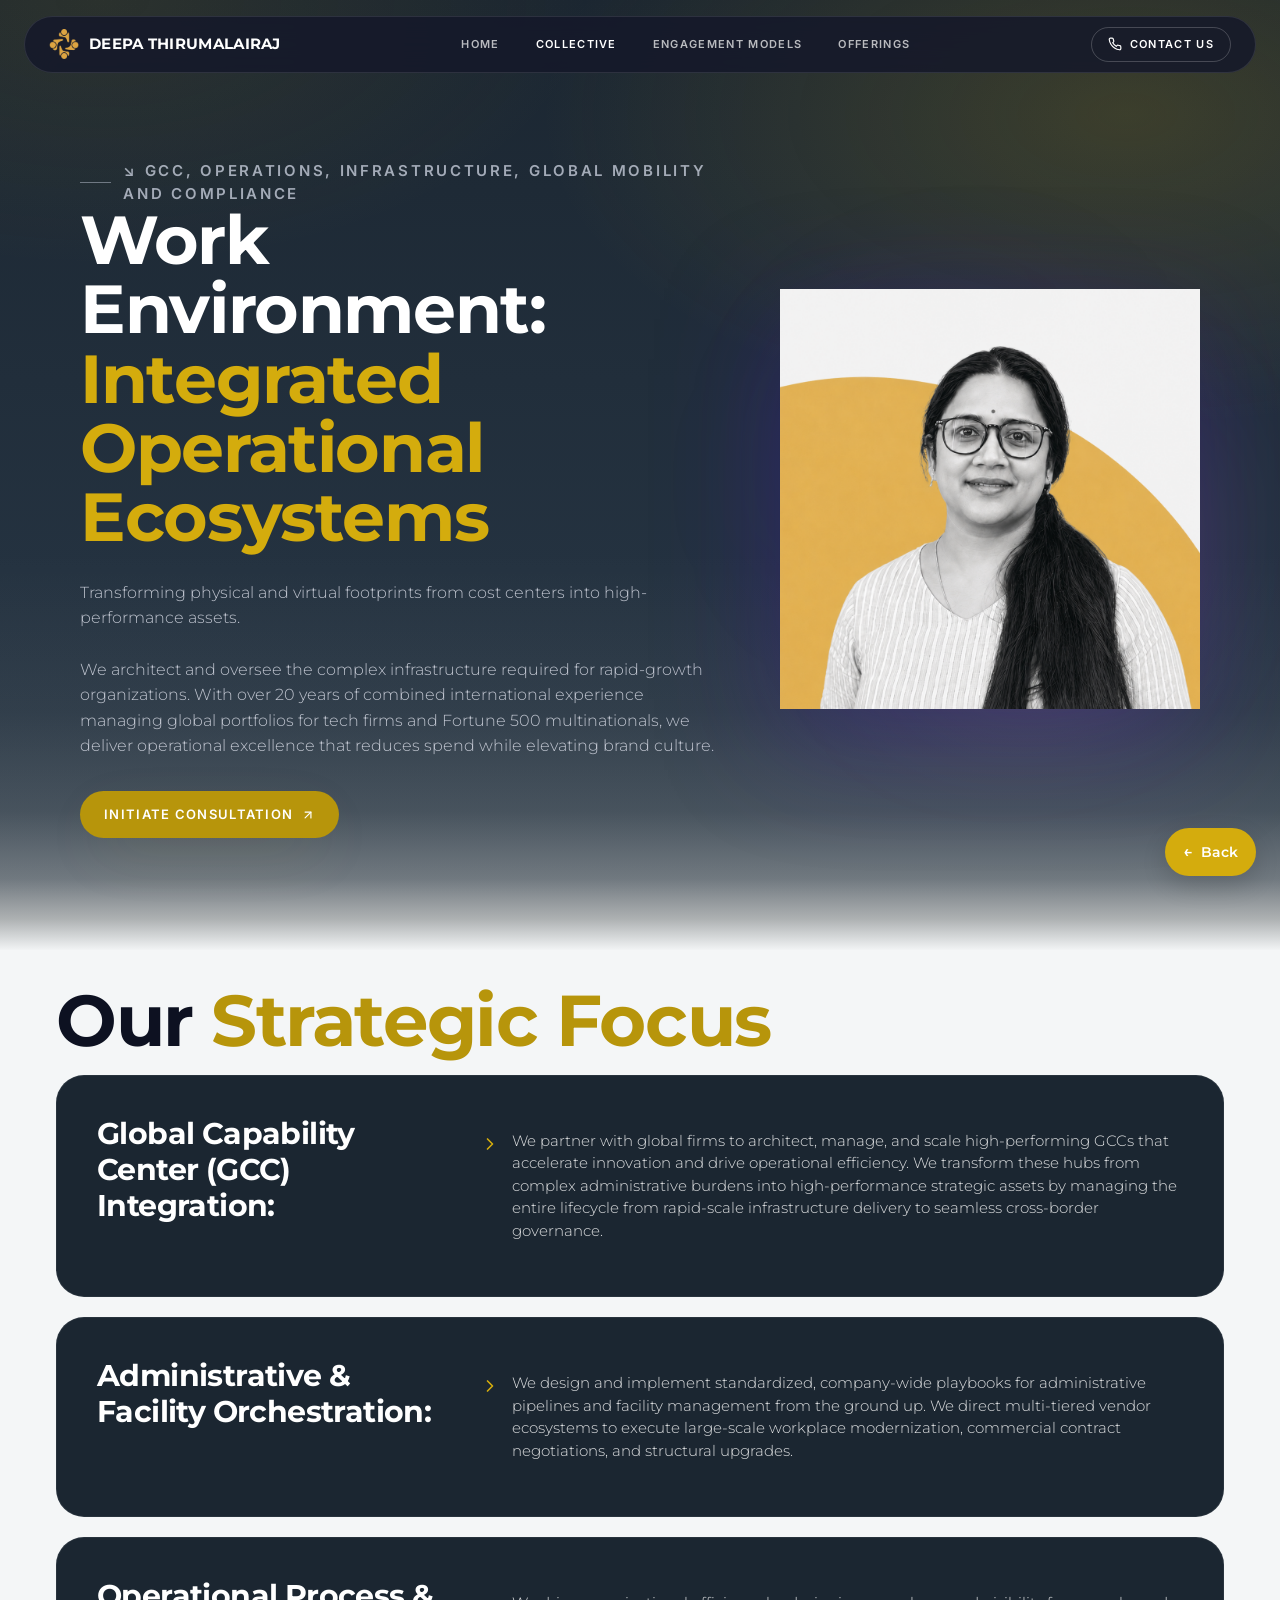
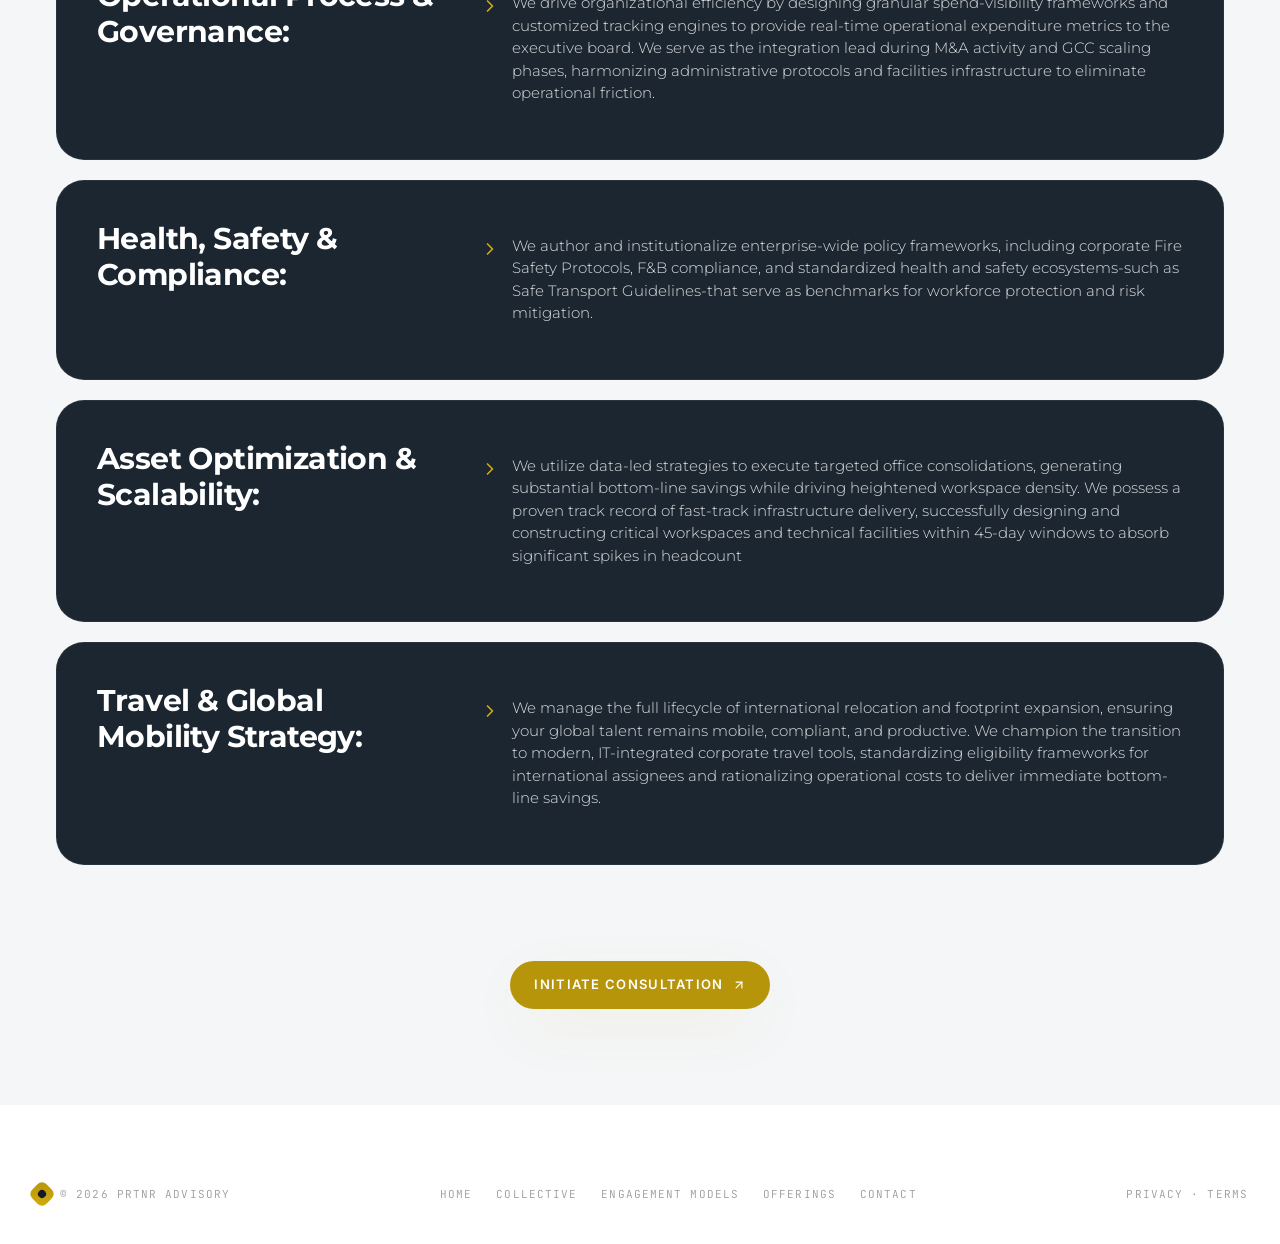
<file: deepa.html>
<!doctype html>
<html lang="en">
<head>
<meta charset="utf-8" />
<meta name="viewport" content="width=device-width,initial-scale=1" />
<title>PRTNR Advisory — Scale with Structure &amp; Operational Excellence</title>
<link rel="icon" type="image/png" href="assets/PRTNR Logo without BG.png">
<meta name="description" content="We help startups and mid-sized companies build offices, optimise operational costs, and implement governance systems for sustainable, compliant growth." />
<meta property="og:title" content="PRTNR Advisory — Scale with Structure &amp; Operational Excellence" />
<meta property="og:description" content="We help startups and mid-sized companies build offices, optimise operational costs, and implement governance systems for sustainable, compliant growth." />
<meta property="og:type" content="website" />
<link rel="preconnect" href="https://fonts.googleapis.com">
<link rel="preconnect" href="https://fonts.gstatic.com" crossorigin>
<link href="https://fonts.googleapis.com/css2?family=Inter:wght@400;500;600;700&family=Montserrat:wght@300;400;500;600;700&family=JetBrains+Mono:wght@400;500;600&display=swap" rel="stylesheet">
<link rel="stylesheet" href="styles.css" />
</head>
<body>
<div class="nav-wrap">
  <div class="nav">
    <a class="brand" href="index.html"><img src="assets/PRTNR Logo without BG.png" width="30"></img><span class="brand-name">Deepa Thirumalairaj</span></a>
    <nav class="nav-links">
      <a class="nav-link" href="index.html">HOME</a>
      <a class="nav-link active" href="about.html">COLLECTIVE</a>
      <a class="nav-link" href="engagement.html">ENGAGEMENT MODELS</a>
      <a class="nav-link" href="offerings.html">OFFERINGS</a></nav>
    <a class="nav-cta" href="contact.html">
      <svg width="14" height="14" viewBox="0 0 24 24" fill="none" stroke="currentColor" stroke-width="2" stroke-linecap="round" stroke-linejoin="round">
        <path d="M22 16.92v3a2 2 0 0 1-2.18 2 19.79 19.79 0 0 1-8.63-3.07 19.5 19.5 0 0 1-6-6 19.79 19.79 0 0 1-3.07-8.67A2 2 0 0 1 4.11 2h3a2 2 0 0 1 2 1.72c.13.96.37 1.9.72 2.81a2 2 0 0 1-.45 2.11L8.09 9.91a16 16 0 0 0 6 6l1.27-1.27a2 2 0 0 1 2.11-.45c.91.35 1.85.59 2.81.72A2 2 0 0 1 22 16.92z"/>
      </svg> CONTACT US</a>
    <button class="menu-btn" id="menuBtn" aria-label="menu"><svg width="20" height="20" viewBox="0 0 24 24" fill="none" stroke="currentColor" stroke-width="2" stroke-linecap="round" stroke-linejoin="round"><line x1="3" y1="12" x2="21" y2="12"/><line x1="3" y1="6" x2="21" y2="6"/><line x1="3" y1="18" x2="21" y2="18"/></svg></button>
  </div>
  <div class="mobile-menu" id="mobileMenu"><a href="index.html">HOME</a><a href="about.html">COLLECTIVE</a><a href="engagement.html">ENGAGEMENT MODELS</a><a href="offerings.html">OFFERINGS</a><a href="contact.html">CONTACT US</a></div>
</div>
<script>
(function(){
  var b=document.getElementById('menuBtn'),m=document.getElementById('mobileMenu');
  if(b)b.addEventListener('click',function(){m.classList.toggle('open');});
})();
</script>
<main>

<!-- HERO -->
<section class="reveal page-hero">
  <div class="container">
    <div class="hero-grid">
      <div class="order-mob-2 lg-order-1">
        <span class="eyebrow"> ↘ GCC, Operations, Infrastructure, Global Mobility and Compliance</span>
        <h1 class="display hero-h1">Work Environment:<br><span class="text-electric">Integrated Operational Ecosystems</span></h1>
        <div class="text-ink-soft mt-7"
             style="font-size:16px;line-height:1.6;display:flex;flex-direction:column;gap:16px;">
          <p>Transforming physical and virtual footprints from cost centers into high-performance assets.
          <br/><br/>We architect and oversee the complex infrastructure required for rapid-growth organizations. With over 20 years of combined 
          international experience managing global portfolios for tech firms and Fortune 500 multinationals, we deliver operational excellence 
          that reduces spend while elevating brand culture.
          </p>
        </div>
        <a href="contact.html" class="btn btn-electric mt-8">
          Initiate Consultation
          <svg width="14" height="14" viewBox="0 0 24 24" fill="none"
               stroke="currentColor" stroke-width="2"
               stroke-linecap="round" stroke-linejoin="round">
            <line x1="7" y1="17" x2="17" y2="7"/>
            <polyline points="7 7 17 7 17 17"/>
          </svg>
        </a>
      </div>
      <div class="order-mob-1 lg-order-2">
        <div class="hero-art"><div class="hero-art-glow"></div><img src="assets/Deepa White.png" alt="Floating 3D figures representing operational clarity" /></div>
      </div>
    </div>
  </div>
</section>

<section class="cream" style="padding:16px 32px 64px">
  <div class="container" style="display:flex;flex-direction:column;gap:20px">
    <h2 class="display mt-5 h2-lg text-ink">Our <span class="text-electric">Strategic Focus</span></h2>
    <article class="svc-block">
      <div>
        <h2 class="display">Global Capability Center (GCC) Integration:</h2>
      </div>
      <div>
        <ul class="included-list">
            <li>
                <span style="color:var(--electric-glow);margin-top:4px">
                    <svg width="20" height="20" viewBox="0 0 24 24" fill="none" stroke="currentColor" stroke-width="2" stroke-linecap="round" stroke-linejoin="round">
                        <polyline points="9 18 15 12 9 6"/>
                    </svg>
                </span>
                    <span>We partner with global firms to architect, manage, and scale high-performing GCCs that accelerate innovation and 
                        drive operational efficiency. We transform these hubs from complex administrative burdens into high-performance 
                        strategic assets by managing the entire lifecycle from rapid-scale infrastructure delivery to seamless cross-border 
                        governance.</span>
            </li>
        </ul>
    </article>
    
    <article class="svc-block">
      <div>
        <h2 class="display">Administrative & Facility Orchestration:</h2>
      </div>
      <div>
        <ul class="included-list">
            <li>
                <span style="color:var(--electric-glow);margin-top:4px">
                    <svg width="20" height="20" viewBox="0 0 24 24" fill="none" stroke="currentColor" stroke-width="2" stroke-linecap="round" stroke-linejoin="round">
                        <polyline points="9 18 15 12 9 6"/>
                    </svg>
                </span>
                    <span>We design and implement standardized, company-wide playbooks for administrative pipelines and facility management 
                        from the ground up. We direct multi-tiered vendor ecosystems to execute large-scale workplace modernization,
                        commercial contract negotiations, and structural upgrades.</span>
            </li>
        </ul>
    </article>

    <article class="svc-block">
      <div>
        <h2 class="display">Operational Process & Governance:</h2>
      </div>
      <div>
        <ul class="included-list">
            <li>
                <span style="color:var(--electric-glow);margin-top:4px">
                    <svg width="20" height="20" viewBox="0 0 24 24" fill="none" stroke="currentColor" stroke-width="2" stroke-linecap="round" stroke-linejoin="round">
                        <polyline points="9 18 15 12 9 6"/>
                    </svg>
                </span>
                    <span>We drive organizational efficiency by designing granular spend-visibility frameworks and customized tracking engines to 
                        provide real-time operational expenditure metrics to the executive board. We serve as the integration lead during M&A
                        activity and GCC scaling phases, harmonizing administrative protocols and facilities infrastructure to eliminate 
                        operational friction.</span>
            </li>
        </ul>
    </article>

    <article class="svc-block">
      <div>
        <h2 class="display">Health, Safety & Compliance:</h2>
      </div>
      <div>
        <ul class="included-list">
            <li>
                <span style="color:var(--electric-glow);margin-top:4px">
                    <svg width="20" height="20" viewBox="0 0 24 24" fill="none" stroke="currentColor" stroke-width="2" stroke-linecap="round" stroke-linejoin="round">
                        <polyline points="9 18 15 12 9 6"/>
                    </svg>
                </span>
                    <span>We author and institutionalize enterprise-wide policy frameworks, including corporate Fire Safety Protocols, F&B 
                        compliance, and standardized health and safety ecosystems-such as Safe Transport Guidelines-that serve as benchmarks for
                        workforce protection and risk mitigation.</span>
            </li>
        </ul>
    </article>

    <article class="svc-block">
      <div>
        <h2 class="display">Asset Optimization & Scalability:</h2>
      </div>
      <div>
        <ul class="included-list">
            <li>
                <span style="color:var(--electric-glow);margin-top:4px">
                    <svg width="20" height="20" viewBox="0 0 24 24" fill="none" stroke="currentColor" stroke-width="2" stroke-linecap="round" stroke-linejoin="round">
                        <polyline points="9 18 15 12 9 6"/>
                    </svg>
                </span>
                    <span>We utilize data-led strategies to execute targeted office consolidations, generating substantial bottom-line savings 
                        while driving heightened workspace density. We possess a proven track record of fast-track infrastructure delivery,
                        successfully designing and constructing critical workspaces and technical facilities within 45-day windows to absorb 
                        significant spikes in headcount</span>
            </li>
        </ul>
    </article>

    <article class="svc-block">
      <div>
        <h2 class="display">Travel & Global Mobility Strategy:</h2>
      </div>
      <div>
        <ul class="included-list">
            <li>
                <span style="color:var(--electric-glow);margin-top:4px">
                    <svg width="20" height="20" viewBox="0 0 24 24" fill="none" stroke="currentColor" stroke-width="2" stroke-linecap="round" stroke-linejoin="round">
                        <polyline points="9 18 15 12 9 6"/>
                    </svg>
                </span>
                    <span>We manage the full lifecycle of international relocation and footprint expansion, ensuring your global talent remains 
                        mobile, compliant, and productive. We champion the transition to modern, IT-integrated corporate travel tools, 
                        standardizing eligibility frameworks for international assignees and rationalizing operational costs to deliver 
                        immediate bottom-line savings.</span>
            </li>
        </ul>
    </article>
    
  </div>
</section>

<section class="reveal cream section text-center" style="padding-top:0">
  <div class="container">
    <a href="contact.html#cont" class="btn btn-electric mt-8">Initiate Consultation <svg width="14" height="14" viewBox="0 0 24 24" fill="none" stroke="currentColor" stroke-width="2" stroke-linecap="round" stroke-linejoin="round"><line x1="7" y1="17" x2="17" y2="7"/><polyline points="7 7 17 7 17 17"/></svg></a>
  </div>
</section>
</div>

</main>


<footer class="footer">
  
  <div class="footer-bottom container">
    <div class="flex items-center gap-2"><span class="brand-mark" style="width:20px;height:20px"></span><span>© 2026 PRTNR ADVISORY</span></div>
    <div class="links"><a href="index.html">HOME</a><a href="about.html">COLLECTIVE</a><a href="engagement.html">ENGAGEMENT MODELS</a><a href="offerings.html">OFFERINGS</a><a href="contact.html">CONTACT</a></div>
    <span>PRIVACY · TERMS</span>
  </div>
</footer>

<script>
(function(){
  var els=document.querySelectorAll('.reveal');
  if(!('IntersectionObserver' in window)){els.forEach(function(e){e.classList.add('is-visible')});return;}
  var io=new IntersectionObserver(function(entries){
    entries.forEach(function(en){
      if(en.isIntersecting){en.target.classList.add('is-visible');io.unobserve(en.target);}
    });
  },{threshold:0.12,rootMargin:'0px 0px -40px 0px'});
  els.forEach(function(e){io.observe(e)});
  // Smooth scroll offset for fixed nav when landing with hash
  if(location.hash){
    setTimeout(function(){
      var t=document.querySelector(location.hash);
      if(t)t.scrollIntoView({behavior:'smooth',block:'start'});
    },60);
  }
})();
</script>
<a href="about.html#redirect" class="back-home-btn" aria-label="Back Home">
  <span>←</span>
  <span>Back</span>
</a>
</body>
</html>
</file>
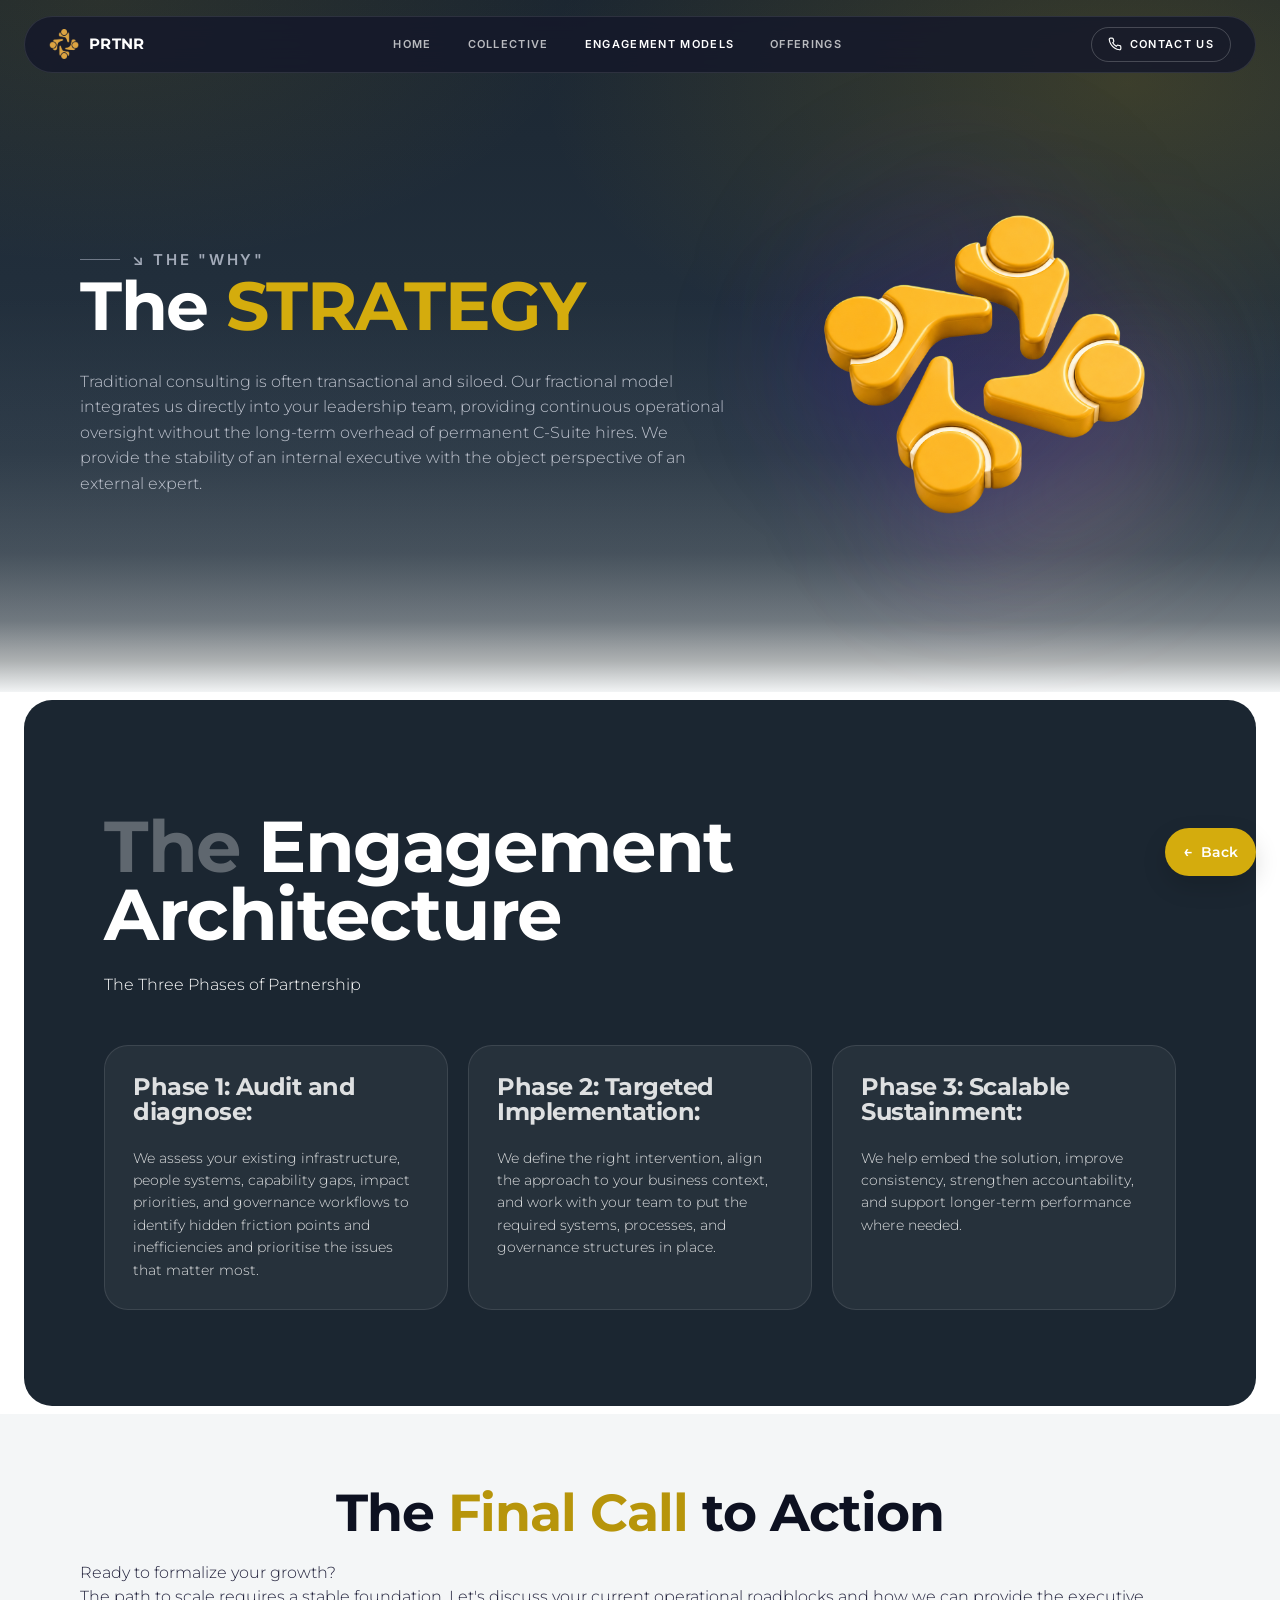
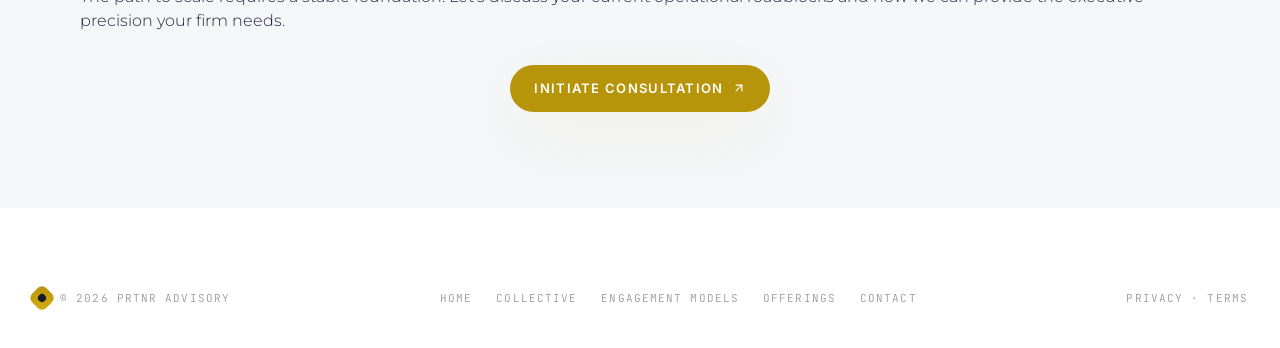
<file: engagement.html>
<!doctype html>
<html lang="en">
<head>
<meta charset="utf-8" />
<meta name="viewport" content="width=device-width,initial-scale=1" />
<title>PRTNR Advisory — Scale with Structure &amp; Operational Excellence</title>
<link rel="icon" type="image/png" href="assets/PRTNR Logo without BG.png">
<meta name="description" content="We help startups and mid-sized companies build offices, optimise operational costs, and implement governance systems for sustainable, compliant growth." />
<meta property="og:title" content="PRTNR Advisory — Scale with Structure &amp; Operational Excellence" />
<meta property="og:description" content="We help startups and mid-sized companies build offices, optimise operational costs, and implement governance systems for sustainable, compliant growth." />
<meta property="og:type" content="website" />
<link rel="preconnect" href="https://fonts.googleapis.com">
<link rel="preconnect" href="https://fonts.gstatic.com" crossorigin>
<link href="https://fonts.googleapis.com/css2?family=Inter:wght@400;500;600;700&family=Montserrat:wght@300;400;500;600;700&family=JetBrains+Mono:wght@400;500;600&display=swap" rel="stylesheet">
<link rel="stylesheet" href="styles.css" />
</head>
<body>
<div class="nav-wrap">
  <div class="nav">
    <a class="brand" href="index.html"><img src="assets/PRTNR Logo without BG.png" width="30"></img><span class="brand-name">PRTNR</span></a>
    <nav class="nav-links">
      <a class="nav-link" href="index.html">HOME</a>
      <a class="nav-link" href="about.html">COLLECTIVE</a>
      <a class="nav-link active" href="engagement.html">ENGAGEMENT MODELS</a>
      <a class="nav-link" href="offerings.html">OFFERINGS</a></nav>
    <a class="nav-cta" href="contact.html">
      <svg width="14" height="14" viewBox="0 0 24 24" fill="none" stroke="currentColor" stroke-width="2" stroke-linecap="round" stroke-linejoin="round">
        <path d="M22 16.92v3a2 2 0 0 1-2.18 2 19.79 19.79 0 0 1-8.63-3.07 19.5 19.5 0 0 1-6-6 19.79 19.79 0 0 1-3.07-8.67A2 2 0 0 1 4.11 2h3a2 2 0 0 1 2 1.72c.13.96.37 1.9.72 2.81a2 2 0 0 1-.45 2.11L8.09 9.91a16 16 0 0 0 6 6l1.27-1.27a2 2 0 0 1 2.11-.45c.91.35 1.85.59 2.81.72A2 2 0 0 1 22 16.92z"/>
      </svg> CONTACT US</a>
    <button class="menu-btn" id="menuBtn" aria-label="menu"><svg width="20" height="20" viewBox="0 0 24 24" fill="none" stroke="currentColor" stroke-width="2" stroke-linecap="round" stroke-linejoin="round"><line x1="3" y1="12" x2="21" y2="12"/><line x1="3" y1="6" x2="21" y2="6"/><line x1="3" y1="18" x2="21" y2="18"/></svg></button>
  </div>
  <div class="mobile-menu" id="mobileMenu"><a href="index.html">HOME</a><a href="about.html">COLLECTIVE</a><a href="engagement.html">ENGAGEMENT MODELS</a><a href="offerings.html">OFFERINGS</a><a href="contact.html">CONTACT US</a></div>
</div>
<script>
(function(){
  var b=document.getElementById('menuBtn'),m=document.getElementById('mobileMenu');
  if(b)b.addEventListener('click',function(){m.classList.toggle('open');});
})();
</script>
<main>

<!-- HERO -->
<section class="reveal page-hero">
  <div class="container">
    <div class="hero-grid">
      <div class="order-mob-2 lg-order-1">
        <span class="eyebrow"> ↘ The "WHY"</span>
        <h1 class="display hero-h1">The <span class="text-electric">STRATEGY</span></h1>
        <div class="text-ink-soft mt-7"
             style="font-size:16px;line-height:1.6;display:flex;flex-direction:column;gap:16px;">
          <p>
            Traditional consulting is often transactional and siloed. Our fractional model 
                                                              integrates us directly into your leadership team, providing continuous 
                                                              operational oversight without the long-term overhead of permanent C-Suite hires. 
                                                              We provide the stability of an internal executive with the object 
                                                              perspective of an external expert.
          </p>
        </div>
      </div>
      <div class="order-mob-1 lg-order-2">
        <div class="hero-art"><div class="hero-art-glow"></div><img src="assets/hero-object.png" alt="Floating 3D figures representing operational clarity" /></div>
      </div>
    </div>
  </div>
</section>


<section class="testimonials-band">
  <div class="container">
    <h2 class="display h2-lg mt-4"><span style="color:rgba(255,255,255,.3)">The </span><span>Engagement Architecture</span></h2>
    <p><br/>The Three Phases of Partnership</p>
    <div class="grid-3 mt-12">
      <div class="testimonial muted">
        <h2>Phase 1: Audit and diagnose:</h2>
        <p><br/>We assess your existing infrastructure, people systems, capability gaps, impact priorities, and governance workflows to 
          identify hidden friction points and inefficiencies and prioritise the issues that matter most.</p>
      </div>
      <div class="testimonial muted">
        <h2>Phase 2: Targeted Implementation:</h2>
        <p><br/>We define the right intervention, align the approach to your business context, and work with your team to put the required 
          systems, processes, and governance structures in place.</p>
      </div>
      <div class="testimonial muted">
        <h2>Phase 3: Scalable Sustainment:</h2>
        <p><br/>We help embed the solution, improve consistency, strengthen accountability, and support longer-term performance where needed.</p>
      </div>
      </div>
    </div>
  </div>
</section>

<section class="reveal cream section text-center" style="padding-top:0">
  <div class="container">
    <p><br/><br/><br/></p>
    <h2 class="display h2 text-ink">The <span class="text-electric">Final Call</span> to Action</h2>
    <p class="text-ink-soft mt-5 max-w-5xl mx-auto about-text">Ready to formalize your growth?
                                                              <br/>The path to scale requires a stable foundation. Let's discuss your current operational
                                                              roadblocks and how we can provide the executive precision your firm needs.</p>                                            
  <a href="contact.html#cont" class="btn btn-electric mt-8">Initiate Consultation <svg width="14" height="14" viewBox="0 0 24 24" fill="none" stroke="currentColor" stroke-width="2" stroke-linecap="round" stroke-linejoin="round"><line x1="7" y1="17" x2="17" y2="7"/><polyline points="7 7 17 7 17 17"/></svg></a>
  </div>
  
</section>


</main>




<footer class="footer">
  
  <div class="footer-bottom container">
    <div class="flex items-center gap-2"><span class="brand-mark" style="width:20px;height:20px"></span><span>© 2026 PRTNR ADVISORY</span></div>
    <div class="links"><a href="index.html">HOME</a><a href="about.html">COLLECTIVE</a><a href="engagement.html">ENGAGEMENT MODELS</a><a href="offerings.html">OFFERINGS</a><a href="contact.html">CONTACT</a></div>
    <span>PRIVACY · TERMS</span>
  </div>
</footer>

<script>
(function(){
  var els=document.querySelectorAll('.reveal');
  if(!('IntersectionObserver' in window)){els.forEach(function(e){e.classList.add('is-visible')});return;}
  var io=new IntersectionObserver(function(entries){
    entries.forEach(function(en){
      if(en.isIntersecting){en.target.classList.add('is-visible');io.unobserve(en.target);}
    });
  },{threshold:0.12,rootMargin:'0px 0px -40px 0px'});
  els.forEach(function(e){io.observe(e)});
  // Smooth scroll offset for fixed nav when landing with hash
  if(location.hash){
    setTimeout(function(){
      var t=document.querySelector(location.hash);
      if(t)t.scrollIntoView({behavior:'smooth',block:'start'});
    },60);
  }
})();
</script>
<a href="index.html" class="back-home-btn" aria-label="Back Home">
  <span>←</span>
  <span>Back</span>
</a>
</body>
</html>
</file>
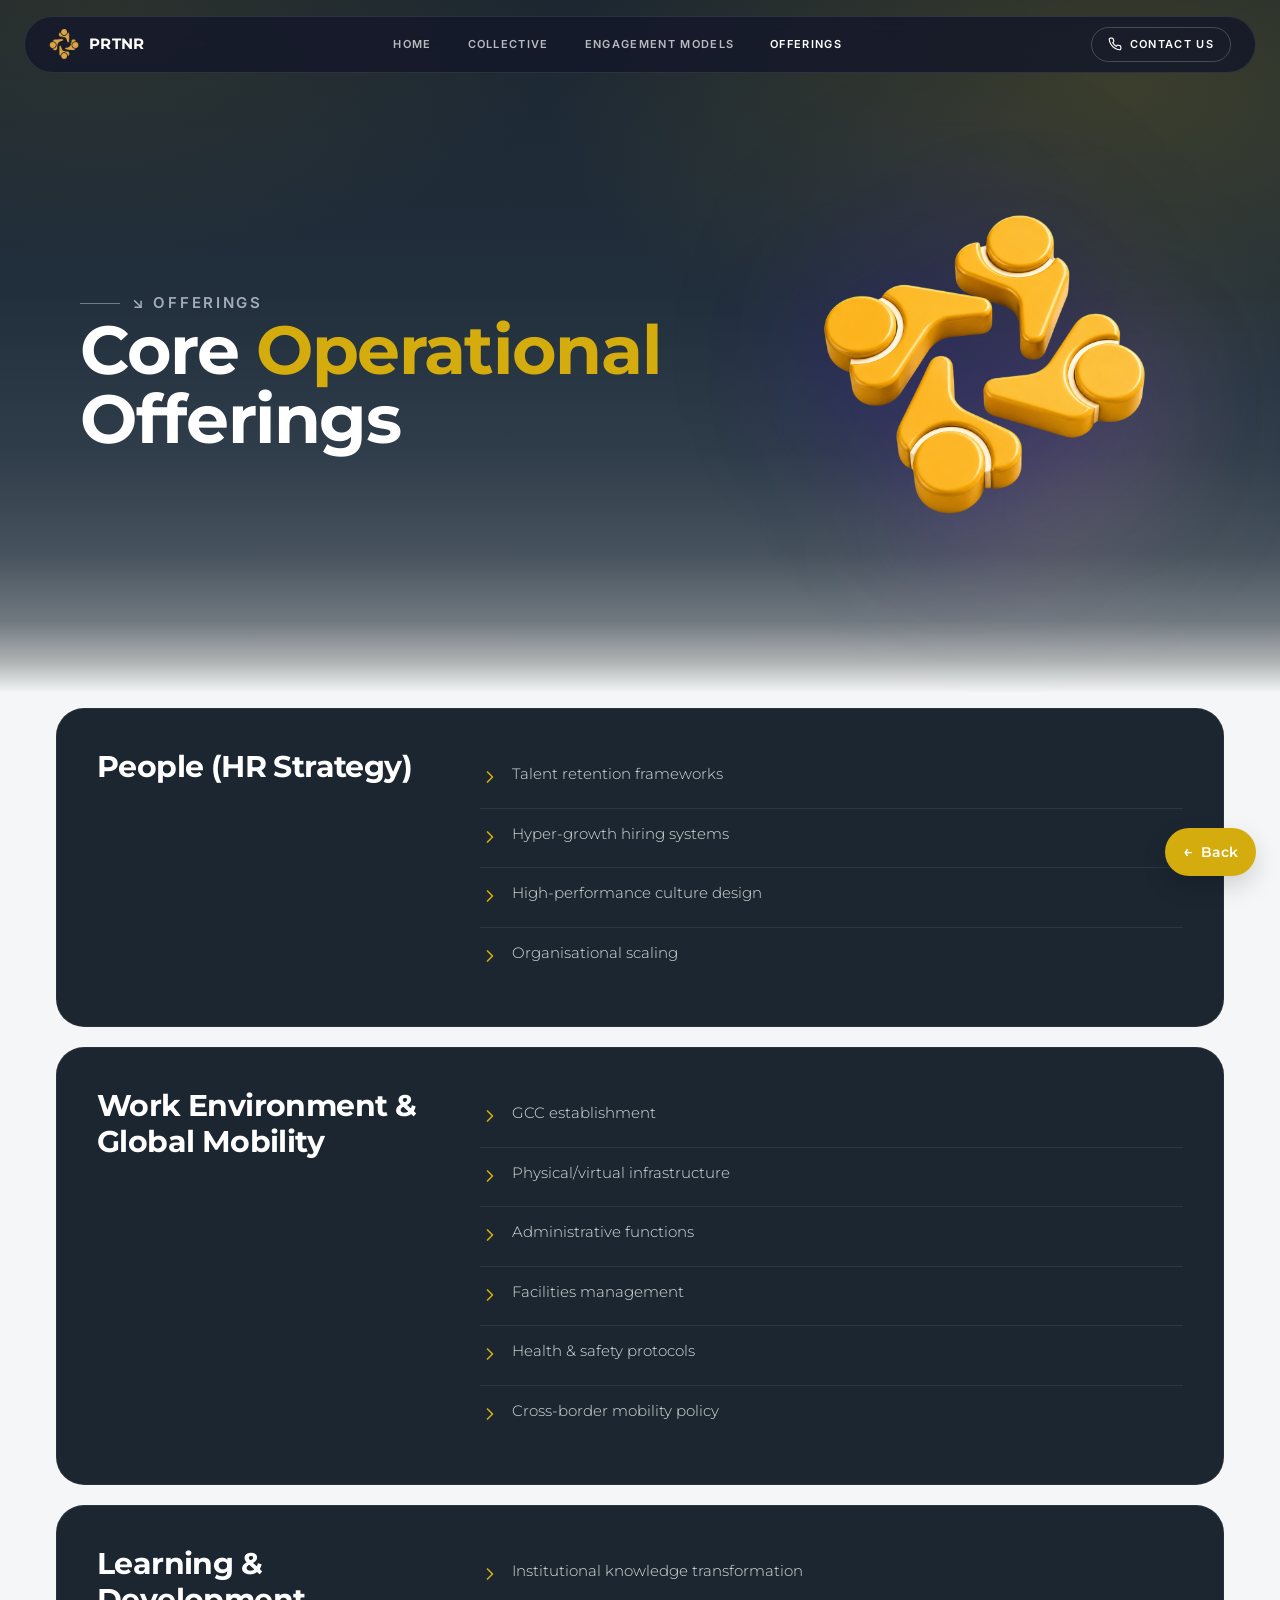
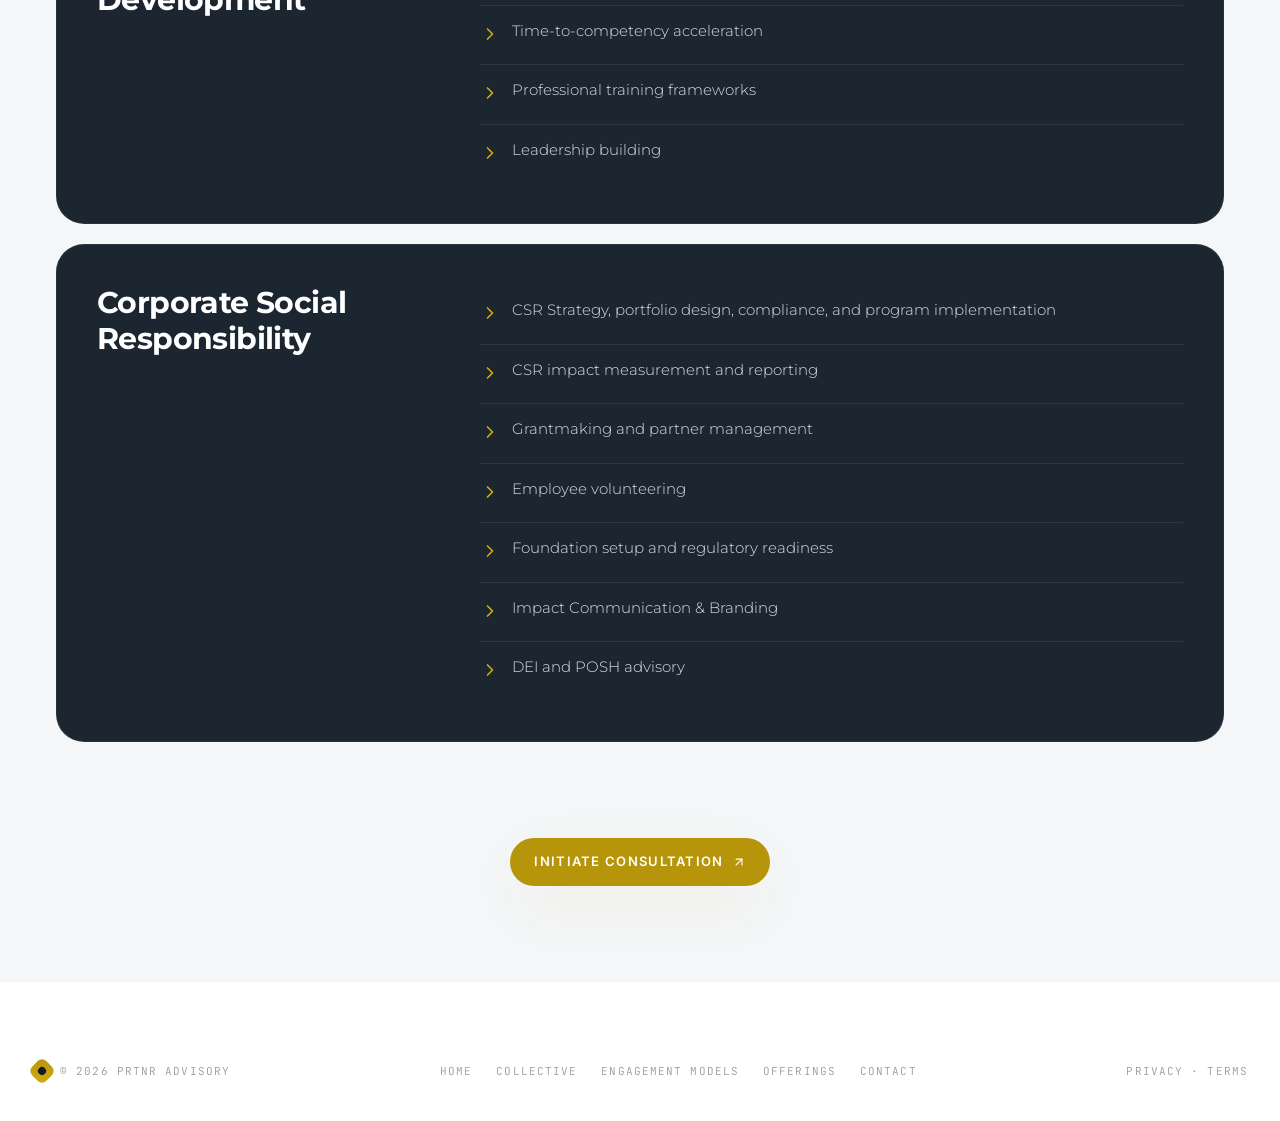
<file: offerings.html>
<!doctype html>
<html lang="en">
<head>
<meta charset="utf-8" />
<meta name="viewport" content="width=device-width,initial-scale=1" />
<title>PRTNR Advisory — Scale with Structure &amp; Operational Excellence</title>
<link rel="icon" type="image/png" href="assets/PRTNR Logo without BG.png">
<meta name="description" content="We help startups and mid-sized companies build offices, optimise operational costs, and implement governance systems for sustainable, compliant growth." />
<meta property="og:title" content="PRTNR Advisory — Scale with Structure &amp; Operational Excellence" />
<meta property="og:description" content="We help startups and mid-sized companies build offices, optimise operational costs, and implement governance systems for sustainable, compliant growth." />
<meta property="og:type" content="website" />
<link rel="preconnect" href="https://fonts.googleapis.com">
<link rel="preconnect" href="https://fonts.gstatic.com" crossorigin>
<link href="https://fonts.googleapis.com/css2?family=Inter:wght@400;500;600;700&family=Montserrat:wght@300;400;500;600;700&family=JetBrains+Mono:wght@400;500;600&display=swap" rel="stylesheet">
<link rel="stylesheet" href="styles.css" />
</head>
<body>
<div class="nav-wrap">
  <div class="nav">
    <a class="brand" href="index.html"><img src="assets/PRTNR Logo without BG.png" width="30"></img><span class="brand-name">PRTNR</span></a>
    <nav class="nav-links">
      <a class="nav-link" href="index.html">HOME</a>
      <a class="nav-link" href="about.html">COLLECTIVE</a>
      <a class="nav-link" href="engagement.html">ENGAGEMENT MODELS</a>
      <a class="nav-link active" href="offerings.html">OFFERINGS</a></nav>
    <a class="nav-cta" href="contact.html">
      <svg width="14" height="14" viewBox="0 0 24 24" fill="none" stroke="currentColor" stroke-width="2" stroke-linecap="round" stroke-linejoin="round">
        <path d="M22 16.92v3a2 2 0 0 1-2.18 2 19.79 19.79 0 0 1-8.63-3.07 19.5 19.5 0 0 1-6-6 19.79 19.79 0 0 1-3.07-8.67A2 2 0 0 1 4.11 2h3a2 2 0 0 1 2 1.72c.13.96.37 1.9.72 2.81a2 2 0 0 1-.45 2.11L8.09 9.91a16 16 0 0 0 6 6l1.27-1.27a2 2 0 0 1 2.11-.45c.91.35 1.85.59 2.81.72A2 2 0 0 1 22 16.92z"/>
      </svg> CONTACT US</a>
    <button class="menu-btn" id="menuBtn" aria-label="menu"><svg width="20" height="20" viewBox="0 0 24 24" fill="none" stroke="currentColor" stroke-width="2" stroke-linecap="round" stroke-linejoin="round"><line x1="3" y1="12" x2="21" y2="12"/><line x1="3" y1="6" x2="21" y2="6"/><line x1="3" y1="18" x2="21" y2="18"/></svg></button>
  </div>
  <div class="mobile-menu" id="mobileMenu"><a href="index.html">HOME</a><a href="about.html">COLLECTIVE</a><a href="engagement.html">ENGAGEMENT MODELS</a><a href="offerings.html">OFFERINGS</a><a href="contact.html">CONTACT US</a></div>
</div>
<script>
(function(){
  var b=document.getElementById('menuBtn'),m=document.getElementById('mobileMenu');
  if(b)b.addEventListener('click',function(){m.classList.toggle('open');});
})();
</script>
<main>

<!-- HERO -->
<section class="reveal page-hero">
  <div class="container">
    <div class="hero-grid">
      <div class="order-mob-2 lg-order-1">
        <span class="eyebrow"> ↘ OFFERINGS</span>
        <h1 class="display hero-h1">Core <span class="text-electric">Operational</span> Offerings</h1>
      </div>
      <div class="order-mob-1 lg-order-2">
        <div class="hero-art"><div class="hero-art-glow"></div><img src="assets/hero-object.png" alt="Floating 3D figures representing operational clarity" /></div>
      </div>
    </div>
  </div>
</section>

<section class="cream" style="padding:16px 32px 64px">
  <div class="container" style="display:flex;flex-direction:column;gap:20px">
    <article class="svc-block">
      <div>
        <h2 class="display">People (HR Strategy)</h2>
      </div>
      <div>
        <ul class="included-list">
            <li>
                <span style="color:var(--electric-glow);margin-top:4px">
                    <svg width="20" height="20" viewBox="0 0 24 24" fill="none" stroke="currentColor" stroke-width="2" stroke-linecap="round" stroke-linejoin="round">
                        <polyline points="9 18 15 12 9 6"/></svg></span>
                        <span>Talent retention frameworks</span></li>
            <li>
                <span style="color:var(--electric-glow);margin-top:4px">
                    <svg width="20" height="20" viewBox="0 0 24 24" fill="none" stroke="currentColor" stroke-width="2" stroke-linecap="round" stroke-linejoin="round">
                        <polyline points="9 18 15 12 9 6"/></svg></span>
                        <span>Hyper-growth hiring systems</span></li>
            <li>
                <span style="color:var(--electric-glow);margin-top:4px">
                    <svg width="20" height="20" viewBox="0 0 24 24" fill="none" stroke="currentColor" stroke-width="2" stroke-linecap="round" stroke-linejoin="round">
                        <polyline points="9 18 15 12 9 6"/></svg></span>
                        <span>High-performance culture design</span></li>
            <li>
                <span style="color:var(--electric-glow);margin-top:4px">
                    <svg width="20" height="20" viewBox="0 0 24 24" fill="none" stroke="currentColor" stroke-width="2" stroke-linecap="round" stroke-linejoin="round">
                        <polyline points="9 18 15 12 9 6"/></svg></span>
                        <span>Organisational scaling</span></li>
        </ul>
    </article>
    <article class="svc-block">
      <div>
        <h2 class="display">Work Environment & Global Mobility</h2>
      </div>
      <div>
        <ul class="included-list">
            <li>
                <span style="color:var(--electric-glow);margin-top:4px">
                    <svg width="20" height="20" viewBox="0 0 24 24" fill="none" stroke="currentColor" stroke-width="2" stroke-linecap="round" stroke-linejoin="round">
                        <polyline points="9 18 15 12 9 6"/></svg></span>
                        <span>GCC establishment</span></li>
            <li>
                <span style="color:var(--electric-glow);margin-top:4px">
                    <svg width="20" height="20" viewBox="0 0 24 24" fill="none" stroke="currentColor" stroke-width="2" stroke-linecap="round" stroke-linejoin="round">
                        <polyline points="9 18 15 12 9 6"/></svg></span>
                        <span>Physical/virtual infrastructure</span></li>
            <li>
                <span style="color:var(--electric-glow);margin-top:4px">
                    <svg width="20" height="20" viewBox="0 0 24 24" fill="none" stroke="currentColor" stroke-width="2" stroke-linecap="round" stroke-linejoin="round">
                        <polyline points="9 18 15 12 9 6"/></svg></span>
                        <span>Administrative functions</span></li>
            <li>
                <span style="color:var(--electric-glow);margin-top:4px">
                    <svg width="20" height="20" viewBox="0 0 24 24" fill="none" stroke="currentColor" stroke-width="2" stroke-linecap="round" stroke-linejoin="round">
                        <polyline points="9 18 15 12 9 6"/></svg></span>
                        <span>Facilities management</span></li>
            <li>
                <span style="color:var(--electric-glow);margin-top:4px">
                    <svg width="20" height="20" viewBox="0 0 24 24" fill="none" stroke="currentColor" stroke-width="2" stroke-linecap="round" stroke-linejoin="round">
                        <polyline points="9 18 15 12 9 6"/></svg></span>
                        <span>Health & safety protocols</span></li>
            <li>
                <span style="color:var(--electric-glow);margin-top:4px">
                    <svg width="20" height="20" viewBox="0 0 24 24" fill="none" stroke="currentColor" stroke-width="2" stroke-linecap="round" stroke-linejoin="round">
                        <polyline points="9 18 15 12 9 6"/></svg></span>
                        <span>Cross-border mobility policy</span></li>
        </ul>
    </article>
    <article class="svc-block">
      <div>
        <h2 class="display">Learning & Development</h2>
      </div>
      <div>
        <ul class="included-list">
            <li>
                <span style="color:var(--electric-glow);margin-top:4px">
                    <svg width="20" height="20" viewBox="0 0 24 24" fill="none" stroke="currentColor" stroke-width="2" stroke-linecap="round" stroke-linejoin="round">
                        <polyline points="9 18 15 12 9 6"/></svg></span>
                        <span>Institutional knowledge transformation</span></li>
            <li>
                <span style="color:var(--electric-glow);margin-top:4px">
                    <svg width="20" height="20" viewBox="0 0 24 24" fill="none" stroke="currentColor" stroke-width="2" stroke-linecap="round" stroke-linejoin="round">
                        <polyline points="9 18 15 12 9 6"/></svg></span>
                        <span>Time-to-competency acceleration</span></li>
            <li>
                <span style="color:var(--electric-glow);margin-top:4px">
                    <svg width="20" height="20" viewBox="0 0 24 24" fill="none" stroke="currentColor" stroke-width="2" stroke-linecap="round" stroke-linejoin="round">
                        <polyline points="9 18 15 12 9 6"/></svg></span>
                        <span>Professional training frameworks</span></li>
            <li>
                <span style="color:var(--electric-glow);margin-top:4px">
                    <svg width="20" height="20" viewBox="0 0 24 24" fill="none" stroke="currentColor" stroke-width="2" stroke-linecap="round" stroke-linejoin="round">
                        <polyline points="9 18 15 12 9 6"/></svg></span>
                        <span>Leadership building</span></li>
        </ul>
    </article>

    <div class="svc-block">
      <div>
        <h2 class="display">Corporate Social Responsibility</h2>
      </div>
      <div>
        <ul class="included-list">
            <li>
                <span style="color:var(--electric-glow);margin-top:4px">
                    <svg width="20" height="20" viewBox="0 0 24 24" fill="none" stroke="currentColor" stroke-width="2" stroke-linecap="round" stroke-linejoin="round">
                        <polyline points="9 18 15 12 9 6"/></svg></span>
                        <span>CSR Strategy, portfolio design, compliance, and program implementation</span></li>
            <li>
                <span style="color:var(--electric-glow);margin-top:4px">
                    <svg width="20" height="20" viewBox="0 0 24 24" fill="none" stroke="currentColor" stroke-width="2" stroke-linecap="round" stroke-linejoin="round">
                        <polyline points="9 18 15 12 9 6"/></svg></span>
                        <span>CSR impact measurement and reporting</span></li>
            <li>
                <span style="color:var(--electric-glow);margin-top:4px">
                    <svg width="20" height="20" viewBox="0 0 24 24" fill="none" stroke="currentColor" stroke-width="2" stroke-linecap="round" stroke-linejoin="round">
                        <polyline points="9 18 15 12 9 6"/></svg></span>
                        <span>Grantmaking and partner management</span></li>
            <li>
                <span style="color:var(--electric-glow);margin-top:4px">
                    <svg width="20" height="20" viewBox="0 0 24 24" fill="none" stroke="currentColor" stroke-width="2" stroke-linecap="round" stroke-linejoin="round">
                        <polyline points="9 18 15 12 9 6"/></svg></span>
                        <span>Employee volunteering</span></li>
            <li>
                <span style="color:var(--electric-glow);margin-top:4px">
                    <svg width="20" height="20" viewBox="0 0 24 24" fill="none" stroke="currentColor" stroke-width="2" stroke-linecap="round" stroke-linejoin="round">
                        <polyline points="9 18 15 12 9 6"/></svg></span>
                        <span>Foundation setup and regulatory readiness</span></li>
            <li>
                <span style="color:var(--electric-glow);margin-top:4px">
                    <svg width="20" height="20" viewBox="0 0 24 24" fill="none" stroke="currentColor" stroke-width="2" stroke-linecap="round" stroke-linejoin="round">
                        <polyline points="9 18 15 12 9 6"/></svg></span>
                        <span>Impact Communication & Branding</span></li>
            <li>
                <span style="color:var(--electric-glow);margin-top:4px">
                    <svg width="20" height="20" viewBox="0 0 24 24" fill="none" stroke="currentColor" stroke-width="2" stroke-linecap="round" stroke-linejoin="round">
                        <polyline points="9 18 15 12 9 6"/></svg></span>
                        <span>DEI and POSH advisory</span></li>
        </ul>
      </div>
    
  </div>
</section>

<section class="reveal cream section text-center" style="padding-top:0">
  <div class="container">
    <a href="contact.html#cont" class="btn btn-electric mt-8">Initiate Consultation <svg width="14" height="14" viewBox="0 0 24 24" fill="none" stroke="currentColor" stroke-width="2" stroke-linecap="round" stroke-linejoin="round"><line x1="7" y1="17" x2="17" y2="7"/><polyline points="7 7 17 7 17 17"/></svg></a>
  </div>
</section>
</div>

</main>


<footer class="footer">
  
  <div class="footer-bottom container">
    <div class="flex items-center gap-2"><span class="brand-mark" style="width:20px;height:20px"></span><span>© 2026 PRTNR ADVISORY</span></div>
    <div class="links"><a href="index.html">HOME</a><a href="about.html">COLLECTIVE</a><a href="engagement.html">ENGAGEMENT MODELS</a><a href="offerings.html">OFFERINGS</a><a href="contact.html">CONTACT</a></div>
    <span>PRIVACY · TERMS</span>
  </div>
</footer>

<script>
(function(){
  var els=document.querySelectorAll('.reveal');
  if(!('IntersectionObserver' in window)){els.forEach(function(e){e.classList.add('is-visible')});return;}
  var io=new IntersectionObserver(function(entries){
    entries.forEach(function(en){
      if(en.isIntersecting){en.target.classList.add('is-visible');io.unobserve(en.target);}
    });
  },{threshold:0.12,rootMargin:'0px 0px -40px 0px'});
  els.forEach(function(e){io.observe(e)});
  // Smooth scroll offset for fixed nav when landing with hash
  if(location.hash){
    setTimeout(function(){
      var t=document.querySelector(location.hash);
      if(t)t.scrollIntoView({behavior:'smooth',block:'start'});
    },60);
  }
})();
</script>
<a href="index.html" class="back-home-btn" aria-label="Back Home">
  <span>←</span>
  <span>Back</span>
</a>
</body>
</html>
</file>
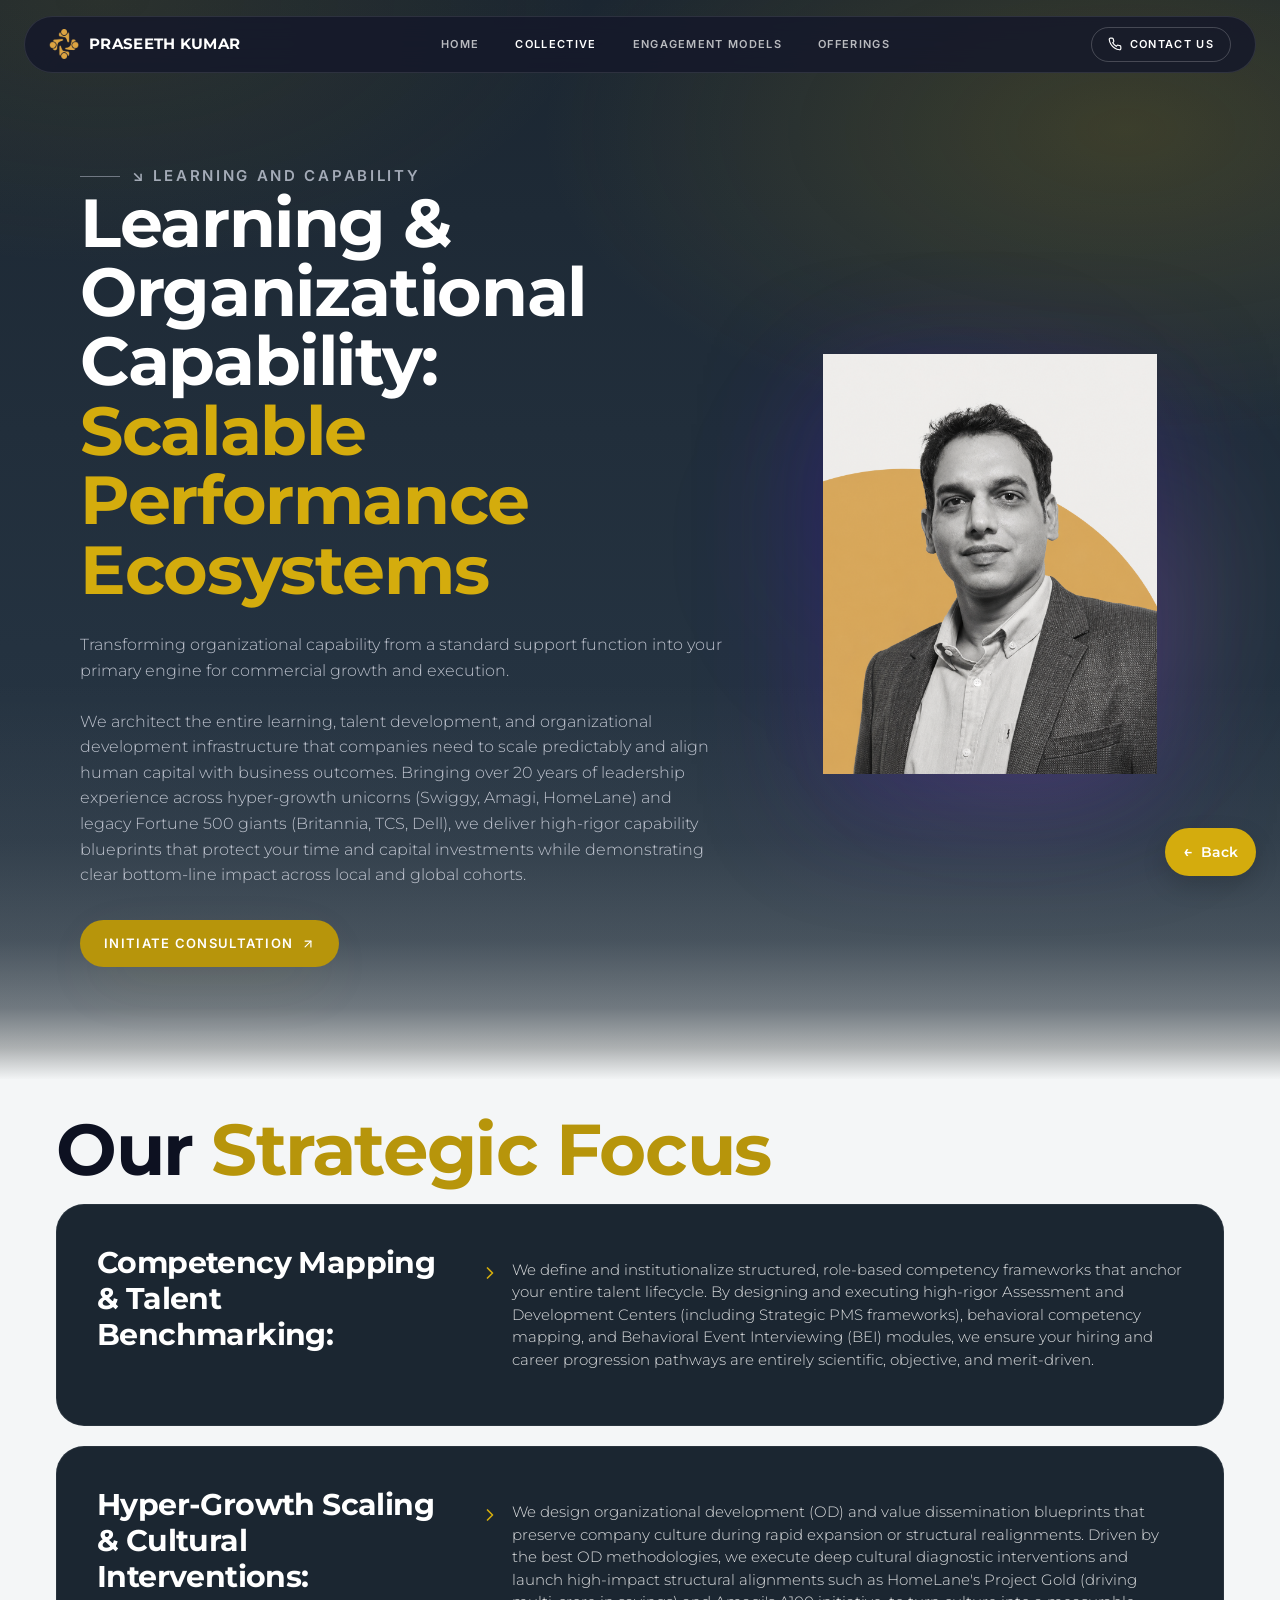
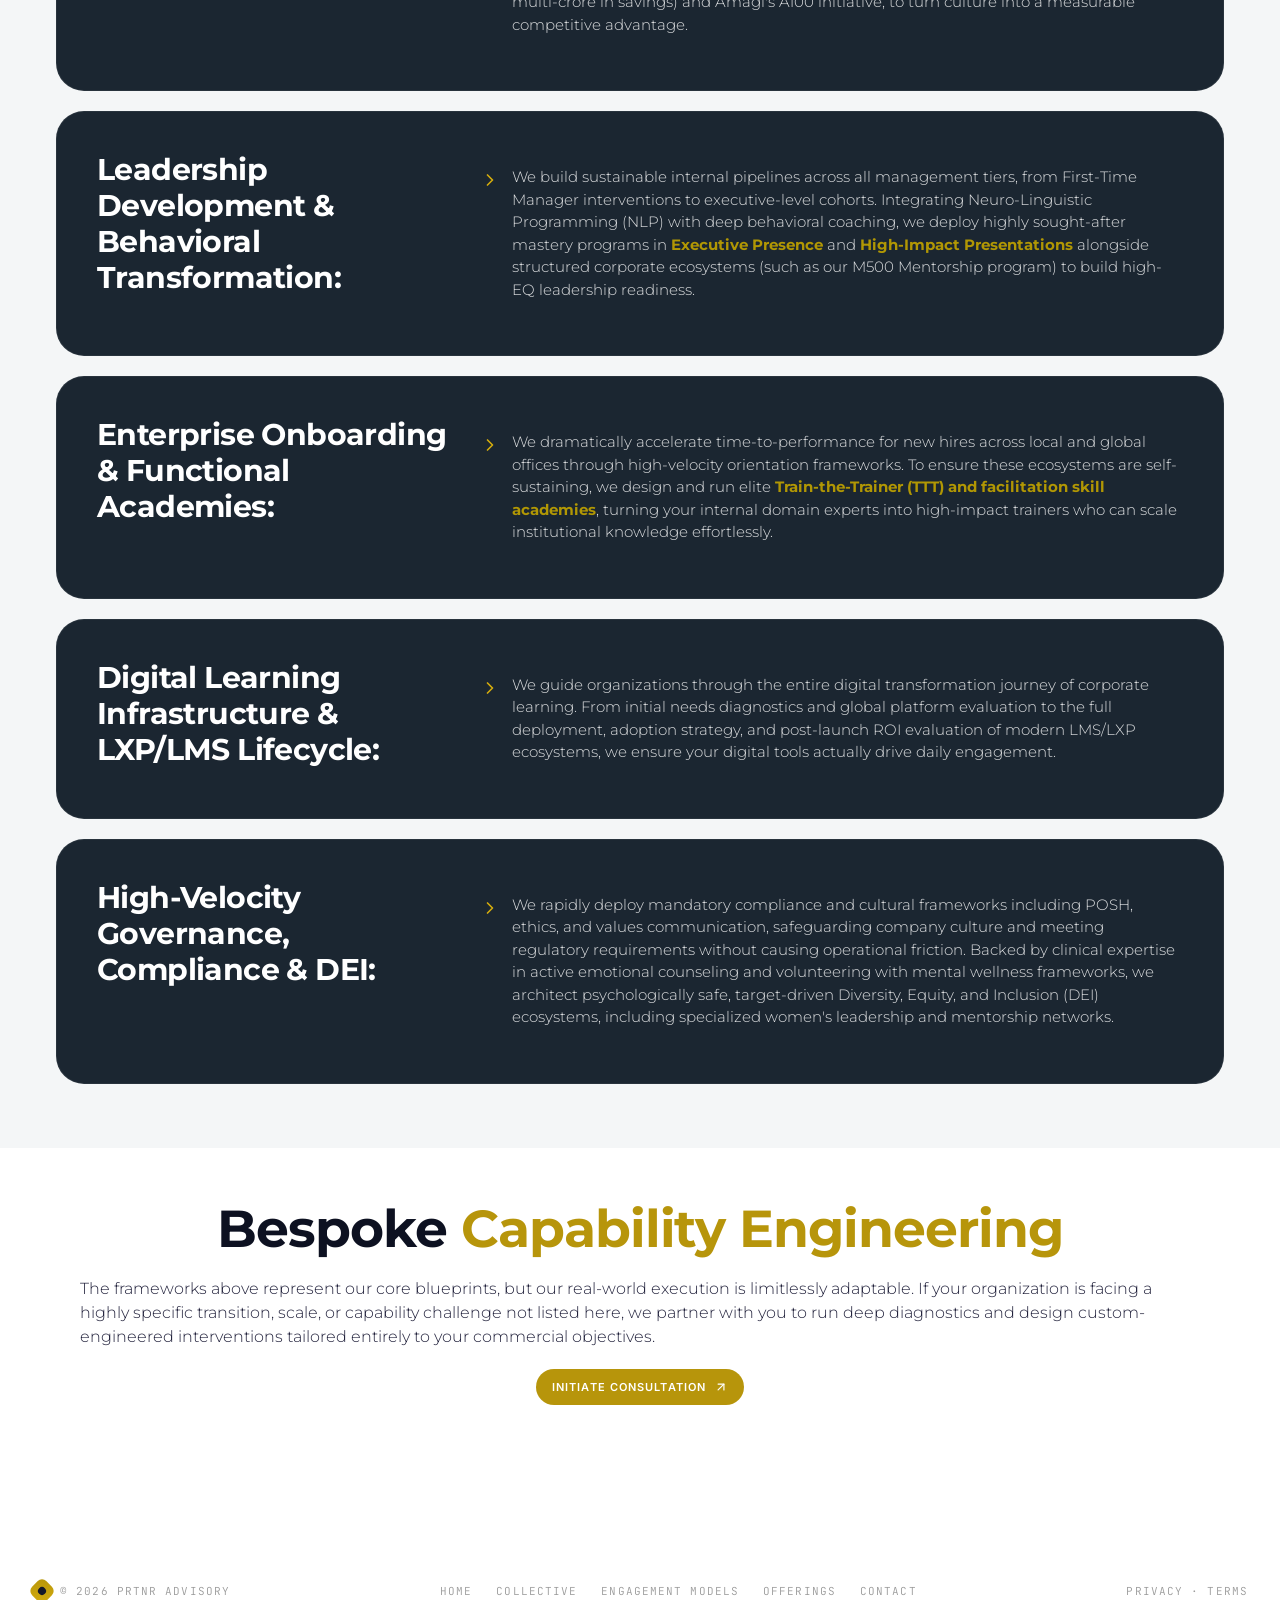
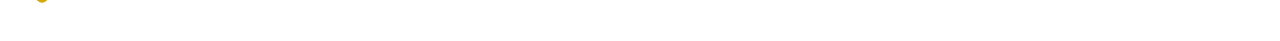
<file: praseeth.html>
<!doctype html>
<html lang="en">
<head>
<meta charset="utf-8" />
<meta name="viewport" content="width=device-width,initial-scale=1" />
<title>PRTNR Advisory — Scale with Structure &amp; Operational Excellence</title>
<link rel="icon" type="image/png" href="assets/PRTNR Logo without BG.png">
<meta name="description" content="We help startups and mid-sized companies build offices, optimise operational costs, and implement governance systems for sustainable, compliant growth." />
<meta property="og:title" content="PRTNR Advisory — Scale with Structure &amp; Operational Excellence" />
<meta property="og:description" content="We help startups and mid-sized companies build offices, optimise operational costs, and implement governance systems for sustainable, compliant growth." />
<meta property="og:type" content="website" />
<link rel="preconnect" href="https://fonts.googleapis.com">
<link rel="preconnect" href="https://fonts.gstatic.com" crossorigin>
<link href="https://fonts.googleapis.com/css2?family=Inter:wght@400;500;600;700&family=Montserrat:wght@300;400;500;600;700&family=JetBrains+Mono:wght@400;500;600&display=swap" rel="stylesheet">
<link rel="stylesheet" href="styles.css" />
</head>
<body>
<div class="nav-wrap">
  <div class="nav">
    <a class="brand" href="index.html"><img src="assets/PRTNR Logo without BG.png" width="30"></img><span class="brand-name">Praseeth Kumar</span></a>
    <nav class="nav-links">
      <a class="nav-link" href="index.html">HOME</a>
      <a class="nav-link active" href="about.html">COLLECTIVE</a>
      <a class="nav-link" href="engagement.html">ENGAGEMENT MODELS</a>
      <a class="nav-link" href="offerings.html">OFFERINGS</a></nav>
    <a class="nav-cta" href="contact.html">
      <svg width="14" height="14" viewBox="0 0 24 24" fill="none" stroke="currentColor" stroke-width="2" stroke-linecap="round" stroke-linejoin="round">
        <path d="M22 16.92v3a2 2 0 0 1-2.18 2 19.79 19.79 0 0 1-8.63-3.07 19.5 19.5 0 0 1-6-6 19.79 19.79 0 0 1-3.07-8.67A2 2 0 0 1 4.11 2h3a2 2 0 0 1 2 1.72c.13.96.37 1.9.72 2.81a2 2 0 0 1-.45 2.11L8.09 9.91a16 16 0 0 0 6 6l1.27-1.27a2 2 0 0 1 2.11-.45c.91.35 1.85.59 2.81.72A2 2 0 0 1 22 16.92z"/>
      </svg> CONTACT US</a>
    <button class="menu-btn" id="menuBtn" aria-label="menu"><svg width="20" height="20" viewBox="0 0 24 24" fill="none" stroke="currentColor" stroke-width="2" stroke-linecap="round" stroke-linejoin="round"><line x1="3" y1="12" x2="21" y2="12"/><line x1="3" y1="6" x2="21" y2="6"/><line x1="3" y1="18" x2="21" y2="18"/></svg></button>
  </div>
  <div class="mobile-menu" id="mobileMenu"><a href="index.html">HOME</a><a href="about.html">COLLECTIVE</a><a href="engagement.html">ENGAGEMENT MODELS</a><a href="offerings.html">OFFERINGS</a><a href="contact.html">CONTACT US</a></div>
</div>
<script>
(function(){
  var b=document.getElementById('menuBtn'),m=document.getElementById('mobileMenu');
  if(b)b.addEventListener('click',function(){m.classList.toggle('open');});
})();
</script>
<main>

<!-- HERO -->
<section class="reveal page-hero">
  <div class="container">
    <div class="hero-grid">
      <div class="order-mob-2 lg-order-1">
        <span class="eyebrow"> ↘ Learning and Capability</span>
        <h1 class="display hero-h1">Learning & Organizational Capability: <span class="text-electric">Scalable Performance Ecosystems</span></h1>
        <div class="text-ink-soft mt-7"
             style="font-size:16px;line-height:1.6;display:flex;flex-direction:column;gap:16px;">
          <p>Transforming organizational capability from a standard support function into your primary engine for commercial growth and execution.
          <br/><br/>We architect the entire learning, talent development, and organizational development infrastructure that companies need to 
          scale predictably and align human capital with business outcomes. Bringing over 20 years of leadership experience across hyper-growth 
          unicorns (Swiggy, Amagi, HomeLane) and legacy Fortune 500 giants (Britannia, TCS, Dell), we deliver high-rigor capability blueprints 
          that protect your time and capital investments while demonstrating clear bottom-line impact across local and global cohorts.
          </p>
        </div>
        <a href="contact.html" class="btn btn-electric mt-8">
          Initiate Consultation
          <svg width="14" height="14" viewBox="0 0 24 24" fill="none"
               stroke="currentColor" stroke-width="2"
               stroke-linecap="round" stroke-linejoin="round">
            <line x1="7" y1="17" x2="17" y2="7"/>
            <polyline points="7 7 17 7 17 17"/>
          </svg>
        </a>
      </div>
      <div class="order-mob-1 lg-order-2">
        <div class="hero-art"><div class="hero-art-glow"></div><img src="assets/Praseeth White.png" alt="Floating 3D figures representing operational clarity" /></div>
      </div>
    </div>
  </div>
</section>

<section class="cream" style="padding:16px 32px 64px">
  <div class="container" style="display:flex;flex-direction:column;gap:20px">
    <h2 class="display mt-5 h2-lg text-ink">Our <span class="text-electric">Strategic Focus</span></h2>
    <article class="svc-block">
      <div>
        <h2 class="display">Competency Mapping & Talent Benchmarking:</h2>
      </div>
      <div>
        <ul class="included-list">
            <li>
                <span style="color:var(--electric-glow);margin-top:4px">
                    <svg width="20" height="20" viewBox="0 0 24 24" fill="none" stroke="currentColor" stroke-width="2" stroke-linecap="round" stroke-linejoin="round">
                        <polyline points="9 18 15 12 9 6"/>
                    </svg>
                </span>
                    <span>We define and institutionalize structured, role-based competency frameworks that anchor your entire talent lifecycle. 
                      By designing and executing high-rigor Assessment and Development Centers (including Strategic PMS frameworks), behavioral 
                      competency mapping, and Behavioral Event Interviewing (BEI) modules, we ensure your hiring and career progression pathways 
                      are entirely scientific, objective, and merit-driven.</span>
            </li>
        </ul>
    </article>
    
    <article class="svc-block">
      <div>
        <h2 class="display">Hyper-Growth Scaling & Cultural Interventions:</h2>
      </div>
      <div>
        <ul class="included-list">
            <li>
                <span style="color:var(--electric-glow);margin-top:4px">
                    <svg width="20" height="20" viewBox="0 0 24 24" fill="none" stroke="currentColor" stroke-width="2" stroke-linecap="round" stroke-linejoin="round">
                        <polyline points="9 18 15 12 9 6"/>
                    </svg>
                </span>
                    <span>We design organizational development (OD) and value dissemination blueprints that preserve company culture during rapid 
                      expansion or structural realignments. Driven by the best OD methodologies, we execute deep cultural diagnostic interventions 
                      and launch high-impact structural alignments such as HomeLane's Project Gold (driving multi-crore in savings) and Amagi's 
                      A100 initiative, to turn culture into a measurable competitive advantage.</span>
            </li>
        </ul>
    </article>

    <article class="svc-block">
      <div>
        <h2 class="display">Leadership Development & Behavioral Transformation:</h2>
      </div>
      <div>
        <ul class="included-list">
            <li>
                <span style="color:var(--electric-glow);margin-top:4px">
                    <svg width="20" height="20" viewBox="0 0 24 24" fill="none" stroke="currentColor" stroke-width="2" stroke-linecap="round" stroke-linejoin="round">
                        <polyline points="9 18 15 12 9 6"/>
                    </svg>
                </span>
                    <span>We build sustainable internal pipelines across all management tiers, from First-Time Manager interventions to 
                      executive-level cohorts. Integrating Neuro-Linguistic Programming (NLP) with deep behavioral coaching, we deploy highly 
                      sought-after mastery programs in <b style="color: rgb(177, 151, 4);"><b>Executive Presence</b></b> and 
                      <b style="color: rgb(177, 151, 4);"><b>High-Impact Presentations</b></b> alongside structured corporate ecosystems 
                      (such as our M500 Mentorship program) to build high-EQ leadership readiness.</span>
            </li>
        </ul>
    </article>

    <article class="svc-block">
      <div>
        <h2 class="display">Enterprise Onboarding & Functional Academies:</h2>
      </div>
      <div>
        <ul class="included-list">
            <li>
                <span style="color:var(--electric-glow);margin-top:4px">
                    <svg width="20" height="20" viewBox="0 0 24 24" fill="none" stroke="currentColor" stroke-width="2" stroke-linecap="round" stroke-linejoin="round">
                        <polyline points="9 18 15 12 9 6"/>
                    </svg>
                </span>
                    <span>We dramatically accelerate time-to-performance for new hires across local and global offices through high-velocity 
                      orientation frameworks. To ensure these ecosystems are self-sustaining, we design and run elite 
                      <b style="color: rgb(177, 151, 4);"><b>Train-the-Trainer (TTT) and facilitation skill academies</b></b>, 
                      turning your internal domain experts into high-impact trainers who can scale institutional knowledge effortlessly.</span>
            </li>
        </ul>
    </article>

    <article class="svc-block">
      <div>
        <h2 class="display">Digital Learning Infrastructure & LXP/LMS Lifecycle:</h2>
      </div>
      <div>
        <ul class="included-list">
            <li>
                <span style="color:var(--electric-glow);margin-top:4px">
                    <svg width="20" height="20" viewBox="0 0 24 24" fill="none" stroke="currentColor" stroke-width="2" stroke-linecap="round" stroke-linejoin="round">
                        <polyline points="9 18 15 12 9 6"/>
                    </svg>
                </span>
                    <span>We guide organizations through the entire digital transformation journey of corporate learning. From initial needs 
                      diagnostics and global platform evaluation to the full deployment, adoption strategy, and post-launch ROI evaluation of 
                      modern LMS/LXP ecosystems, we ensure your digital tools actually drive daily engagement.</span>
            </li>
        </ul>
    </article>

    <article class="svc-block">
      <div>
        <h2 class="display">High-Velocity Governance, Compliance & DEI:</h2>
      </div>
      <div>
        <ul class="included-list">
            <li>
                <span style="color:var(--electric-glow);margin-top:4px">
                    <svg width="20" height="20" viewBox="0 0 24 24" fill="none" stroke="currentColor" stroke-width="2" stroke-linecap="round" stroke-linejoin="round">
                        <polyline points="9 18 15 12 9 6"/>
                    </svg>
                </span>
                    <span>We rapidly deploy mandatory compliance and cultural frameworks including POSH, ethics, and values communication, 
                      safeguarding company culture and meeting regulatory requirements without causing operational friction. Backed by clinical 
                      expertise in active emotional counseling and volunteering with mental wellness frameworks, we architect psychologically safe, 
                      target-driven Diversity, Equity, and Inclusion (DEI) ecosystems, including specialized women's leadership and mentorship 
                      networks.</span>
            </li>
        </ul>
    </article>
    
  </div>
</section>

<section class="section text-center" style="padding-top:0">
  <div class="container">
    <h2 class="display h2 text-ink text-center"><br/>Bespoke <span class="text-electric">Capability Engineering</span></h2>
    <p class="text-ink-soft mt-5 max-w-5xl mx-auto about-text">The frameworks above represent our core blueprints, but our real-world execution 
      is limitlessly adaptable. If your organization is facing a highly specific transition, scale, or capability challenge not listed here, 
      we partner with you to run deep diagnostics and design custom-engineered interventions tailored entirely to your commercial objectives.</p>                                     
  <a class="btn btn-electric btn-sm mt-5" href="contact.html#cont">Initiate Consultation<svg width="14" height="14" viewBox="0 0 24 24" fill="none" stroke="currentColor" stroke-width="2" stroke-linecap="round" stroke-linejoin="round"><line x1="7" y1="17" x2="17" y2="7"/><polyline points="7 7 17 7 17 17"/></svg></a>
                                                  </div>
</section>
</div>

</main>


<footer class="footer">
  
  <div class="footer-bottom container">
    <div class="flex items-center gap-2"><span class="brand-mark" style="width:20px;height:20px"></span><span>© 2026 PRTNR ADVISORY</span></div>
    <div class="links"><a href="index.html">HOME</a><a href="about.html">COLLECTIVE</a><a href="engagement.html">ENGAGEMENT MODELS</a><a href="offerings.html">OFFERINGS</a><a href="contact.html">CONTACT</a></div>
    <span>PRIVACY · TERMS</span>
  </div>
</footer>

<script>
(function(){
  var els=document.querySelectorAll('.reveal');
  if(!('IntersectionObserver' in window)){els.forEach(function(e){e.classList.add('is-visible')});return;}
  var io=new IntersectionObserver(function(entries){
    entries.forEach(function(en){
      if(en.isIntersecting){en.target.classList.add('is-visible');io.unobserve(en.target);}
    });
  },{threshold:0.12,rootMargin:'0px 0px -40px 0px'});
  els.forEach(function(e){io.observe(e)});
  // Smooth scroll offset for fixed nav when landing with hash
  if(location.hash){
    setTimeout(function(){
      var t=document.querySelector(location.hash);
      if(t)t.scrollIntoView({behavior:'smooth',block:'start'});
    },60);
  }
})();
</script>
<a href="about.html#redirect" class="back-home-btn" aria-label="Back Home">
  <span>←</span>
  <span>Back</span>
</a>
</body>
</html>
</file>
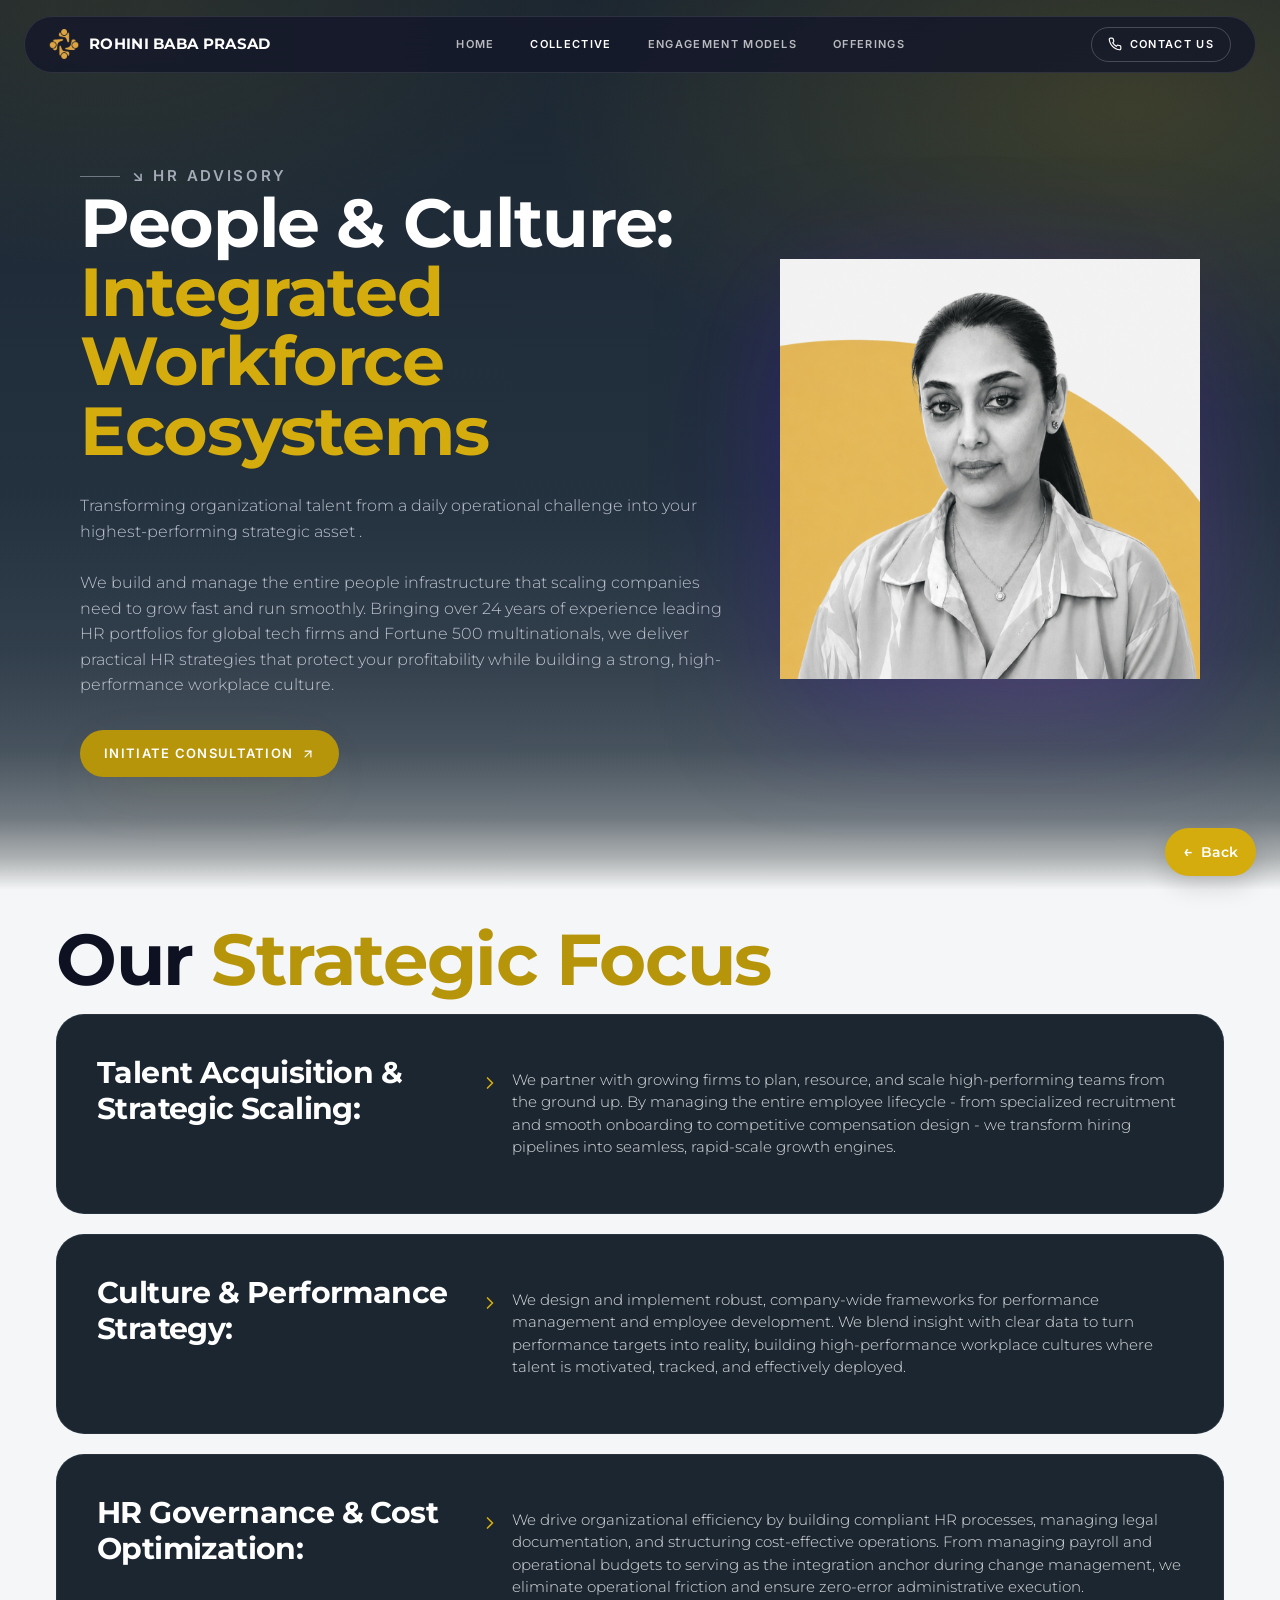
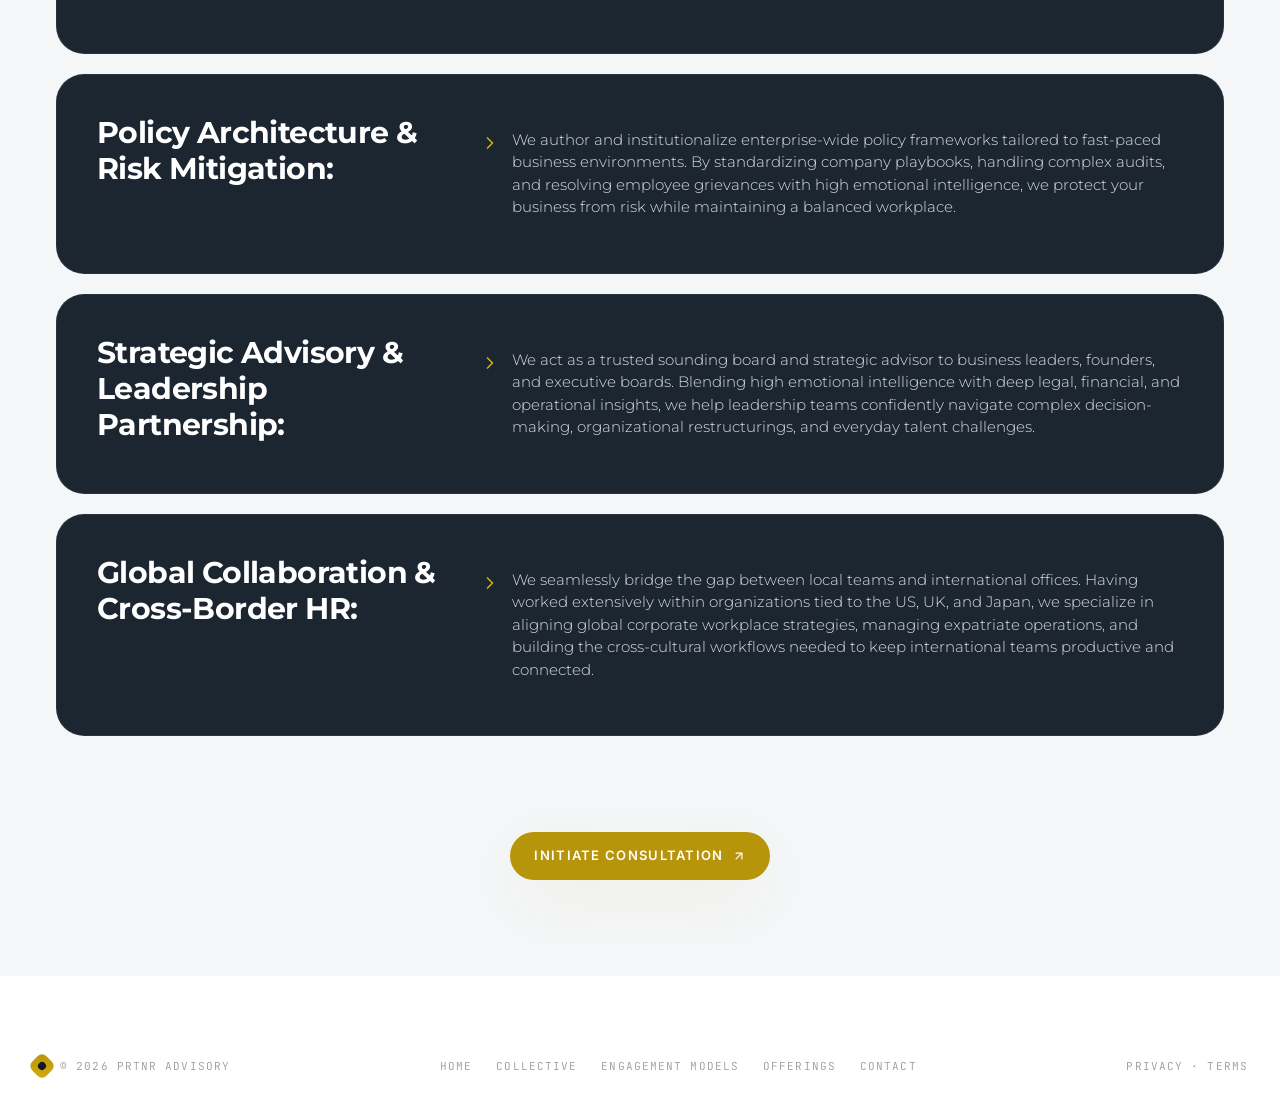
<file: rohini.html>
<!doctype html>
<html lang="en">
<head>
<meta charset="utf-8" />
<meta name="viewport" content="width=device-width,initial-scale=1" />
<title>PRTNR Advisory — Scale with Structure &amp; Operational Excellence</title>
<link rel="icon" type="image/png" href="assets/PRTNR Logo without BG.png">
<meta name="description" content="We help startups and mid-sized companies build offices, optimise operational costs, and implement governance systems for sustainable, compliant growth." />
<meta property="og:title" content="PRTNR Advisory — Scale with Structure &amp; Operational Excellence" />
<meta property="og:description" content="We help startups and mid-sized companies build offices, optimise operational costs, and implement governance systems for sustainable, compliant growth." />
<meta property="og:type" content="website" />
<link rel="preconnect" href="https://fonts.googleapis.com">
<link rel="preconnect" href="https://fonts.gstatic.com" crossorigin>
<link href="https://fonts.googleapis.com/css2?family=Inter:wght@400;500;600;700&family=Montserrat:wght@300;400;500;600;700&family=JetBrains+Mono:wght@400;500;600&display=swap" rel="stylesheet">
<link rel="stylesheet" href="styles.css" />
</head>
<body>
<div class="nav-wrap">
  <div class="nav">
    <a class="brand" href="index.html"><img src="assets/PRTNR Logo without BG.png" width="30"></img><span class="brand-name">Rohini Baba Prasad</span></a>
    <nav class="nav-links">
      <a class="nav-link" href="index.html">HOME</a>
      <a class="nav-link active" href="about.html">COLLECTIVE</a>
      <a class="nav-link" href="engagement.html">ENGAGEMENT MODELS</a>
      <a class="nav-link" href="offerings.html">OFFERINGS</a></nav>
    <a class="nav-cta" href="contact.html">
      <svg width="14" height="14" viewBox="0 0 24 24" fill="none" stroke="currentColor" stroke-width="2" stroke-linecap="round" stroke-linejoin="round">
        <path d="M22 16.92v3a2 2 0 0 1-2.18 2 19.79 19.79 0 0 1-8.63-3.07 19.5 19.5 0 0 1-6-6 19.79 19.79 0 0 1-3.07-8.67A2 2 0 0 1 4.11 2h3a2 2 0 0 1 2 1.72c.13.96.37 1.9.72 2.81a2 2 0 0 1-.45 2.11L8.09 9.91a16 16 0 0 0 6 6l1.27-1.27a2 2 0 0 1 2.11-.45c.91.35 1.85.59 2.81.72A2 2 0 0 1 22 16.92z"/>
      </svg> CONTACT US</a>
    <button class="menu-btn" id="menuBtn" aria-label="menu"><svg width="20" height="20" viewBox="0 0 24 24" fill="none" stroke="currentColor" stroke-width="2" stroke-linecap="round" stroke-linejoin="round"><line x1="3" y1="12" x2="21" y2="12"/><line x1="3" y1="6" x2="21" y2="6"/><line x1="3" y1="18" x2="21" y2="18"/></svg></button>
  </div>
  <div class="mobile-menu" id="mobileMenu"><a href="index.html">HOME</a><a href="about.html">COLLECTIVE</a><a href="engagement.html">ENGAGEMENT MODELS</a><a href="offerings.html">OFFERINGS</a><a href="contact.html">CONTACT US</a></div>
</div>
<script>
(function(){
  var b=document.getElementById('menuBtn'),m=document.getElementById('mobileMenu');
  if(b)b.addEventListener('click',function(){m.classList.toggle('open');});
})();
</script>
<main>

<!-- HERO -->
<section class="reveal page-hero">
  <div class="container">
    <div class="hero-grid">
      <div class="order-mob-2 lg-order-1">
        <span class="eyebrow"> ↘ HR Advisory</span>
        <h1 class="display hero-h1">People & Culture: <span class="text-electric">Integrated Workforce Ecosystems</span></h1>
        <div class="text-ink-soft mt-7"
             style="font-size:16px;line-height:1.6;display:flex;flex-direction:column;gap:16px;">
          <p>Transforming organizational talent from a daily operational challenge into your highest-performing strategic asset .
          <br/><br/>We build and manage the entire people infrastructure that scaling companies need to grow fast and run smoothly. 
          Bringing over 24 years of experience leading HR portfolios for global tech firms and Fortune 500 multinationals, we deliver 
          practical HR strategies that protect your profitability while building a strong, high-performance workplace culture.
          </p>
        </div>
        <a href="contact.html" class="btn btn-electric mt-8">
          Initiate Consultation
          <svg width="14" height="14" viewBox="0 0 24 24" fill="none"
               stroke="currentColor" stroke-width="2"
               stroke-linecap="round" stroke-linejoin="round">
            <line x1="7" y1="17" x2="17" y2="7"/>
            <polyline points="7 7 17 7 17 17"/>
          </svg>
        </a>
      </div>
      <div class="order-mob-1 lg-order-2">
        <div class="hero-art"><div class="hero-art-glow"></div><img src="assets/Rohini White.png" alt="Floating 3D figures representing operational clarity" /></div>
      </div>
    </div>
  </div>
</section>

<section class="cream" style="padding:16px 32px 64px">
  <div class="container" style="display:flex;flex-direction:column;gap:20px">
    <h2 class="display mt-5 h2-lg text-ink">Our <span class="text-electric">Strategic Focus</span></h2>
    <article class="svc-block">
      <div>
        <h2 class="display">Talent Acquisition & Strategic Scaling:</h2>
      </div>
      <div>
        <ul class="included-list">
            <li>
                <span style="color:var(--electric-glow);margin-top:4px">
                    <svg width="20" height="20" viewBox="0 0 24 24" fill="none" stroke="currentColor" stroke-width="2" stroke-linecap="round" stroke-linejoin="round">
                        <polyline points="9 18 15 12 9 6"/>
                    </svg>
                </span>
                    <span>We partner with growing firms to plan, resource, and scale high-performing teams from the ground up. By managing the 
                      entire employee lifecycle - from specialized recruitment and smooth onboarding to competitive compensation design - 
                      we transform hiring pipelines into seamless, rapid-scale growth engines.</span>
            </li>
        </ul>
    </article>
    
    <article class="svc-block">
      <div>
        <h2 class="display">Culture & Performance Strategy:</h2>
      </div>
      <div>
        <ul class="included-list">
            <li>
                <span style="color:var(--electric-glow);margin-top:4px">
                    <svg width="20" height="20" viewBox="0 0 24 24" fill="none" stroke="currentColor" stroke-width="2" stroke-linecap="round" stroke-linejoin="round">
                        <polyline points="9 18 15 12 9 6"/>
                    </svg>
                </span>
                    <span>We design and implement robust, company-wide frameworks for performance management and employee development. 
                      We blend insight with clear data to turn performance targets into reality, building high-performance workplace 
                      cultures where talent is motivated, tracked, and effectively deployed.</span>
            </li>
        </ul>
    </article>

    <article class="svc-block">
      <div>
        <h2 class="display">HR Governance & Cost Optimization:</h2>
      </div>
      <div>
        <ul class="included-list">
            <li>
                <span style="color:var(--electric-glow);margin-top:4px">
                    <svg width="20" height="20" viewBox="0 0 24 24" fill="none" stroke="currentColor" stroke-width="2" stroke-linecap="round" stroke-linejoin="round">
                        <polyline points="9 18 15 12 9 6"/>
                    </svg>
                </span>
                    <span>We drive organizational efficiency by building compliant HR processes, managing legal documentation, and structuring 
                      cost-effective operations. From managing payroll and operational budgets to serving as the integration anchor during change 
                      management, we eliminate operational friction and ensure zero-error administrative execution.</span>
            </li>
        </ul>
    </article>

    <article class="svc-block">
      <div>
        <h2 class="display">Policy Architecture & Risk Mitigation:</h2>
      </div>
      <div>
        <ul class="included-list">
            <li>
                <span style="color:var(--electric-glow);margin-top:4px">
                    <svg width="20" height="20" viewBox="0 0 24 24" fill="none" stroke="currentColor" stroke-width="2" stroke-linecap="round" stroke-linejoin="round">
                        <polyline points="9 18 15 12 9 6"/>
                    </svg>
                </span>
                    <span>We author and institutionalize enterprise-wide policy frameworks tailored to fast-paced business environments. 
                      By standardizing company playbooks, handling complex audits, and resolving employee grievances with high emotional 
                      intelligence, we protect your business from risk while maintaining a balanced workplace.</span>
            </li>
        </ul>
    </article>

    <article class="svc-block">
      <div>
        <h2 class="display">Strategic Advisory & Leadership Partnership:</h2>
      </div>
      <div>
        <ul class="included-list">
            <li>
                <span style="color:var(--electric-glow);margin-top:4px">
                    <svg width="20" height="20" viewBox="0 0 24 24" fill="none" stroke="currentColor" stroke-width="2" stroke-linecap="round" stroke-linejoin="round">
                        <polyline points="9 18 15 12 9 6"/>
                    </svg>
                </span>
                    <span>We act as a trusted sounding board and strategic advisor to business leaders, founders, and executive boards. 
                      Blending high emotional intelligence with deep legal, financial, and operational insights, we help leadership teams 
                      confidently navigate complex decision-making, organizational restructurings, and everyday talent challenges.</span>
            </li>
        </ul>
    </article>

    <article class="svc-block">
      <div>
        <h2 class="display">Global Collaboration & Cross-Border HR:</h2>
      </div>
      <div>
        <ul class="included-list">
            <li>
                <span style="color:var(--electric-glow);margin-top:4px">
                    <svg width="20" height="20" viewBox="0 0 24 24" fill="none" stroke="currentColor" stroke-width="2" stroke-linecap="round" stroke-linejoin="round">
                        <polyline points="9 18 15 12 9 6"/>
                    </svg>
                </span>
                    <span>We seamlessly bridge the gap between local teams and international offices. Having worked extensively within 
                      organizations tied to the US, UK, and Japan, we specialize in aligning global corporate workplace strategies, managing 
                      expatriate operations, and building the cross-cultural workflows needed to keep international teams productive and connected.</span>
            </li>
        </ul>
    </article>
    
  </div>
</section>

<section class="reveal cream section text-center" style="padding-top:0">
  <div class="container">
    <a href="contact.html#cont" class="btn btn-electric mt-8">Initiate Consultation <svg width="14" height="14" viewBox="0 0 24 24" fill="none" stroke="currentColor" stroke-width="2" stroke-linecap="round" stroke-linejoin="round"><line x1="7" y1="17" x2="17" y2="7"/><polyline points="7 7 17 7 17 17"/></svg></a>
  </div>
</section>
</div>

</main>


<footer class="footer">
  
  <div class="footer-bottom container">
    <div class="flex items-center gap-2"><span class="brand-mark" style="width:20px;height:20px"></span><span>© 2026 PRTNR ADVISORY</span></div>
    <div class="links"><a href="index.html">HOME</a><a href="about.html">COLLECTIVE</a><a href="engagement.html">ENGAGEMENT MODELS</a><a href="offerings.html">OFFERINGS</a><a href="contact.html">CONTACT</a></div>
    <span>PRIVACY · TERMS</span>
  </div>
</footer>

<script>
(function(){
  var els=document.querySelectorAll('.reveal');
  if(!('IntersectionObserver' in window)){els.forEach(function(e){e.classList.add('is-visible')});return;}
  var io=new IntersectionObserver(function(entries){
    entries.forEach(function(en){
      if(en.isIntersecting){en.target.classList.add('is-visible');io.unobserve(en.target);}
    });
  },{threshold:0.12,rootMargin:'0px 0px -40px 0px'});
  els.forEach(function(e){io.observe(e)});
  // Smooth scroll offset for fixed nav when landing with hash
  if(location.hash){
    setTimeout(function(){
      var t=document.querySelector(location.hash);
      if(t)t.scrollIntoView({behavior:'smooth',block:'start'});
    },60);
  }
})();
</script>
<a href="about.html#redirect" class="back-home-btn" aria-label="Back Home">
  <span>←</span>
  <span>Back</span>
</a>
</body>
</html>
</file>
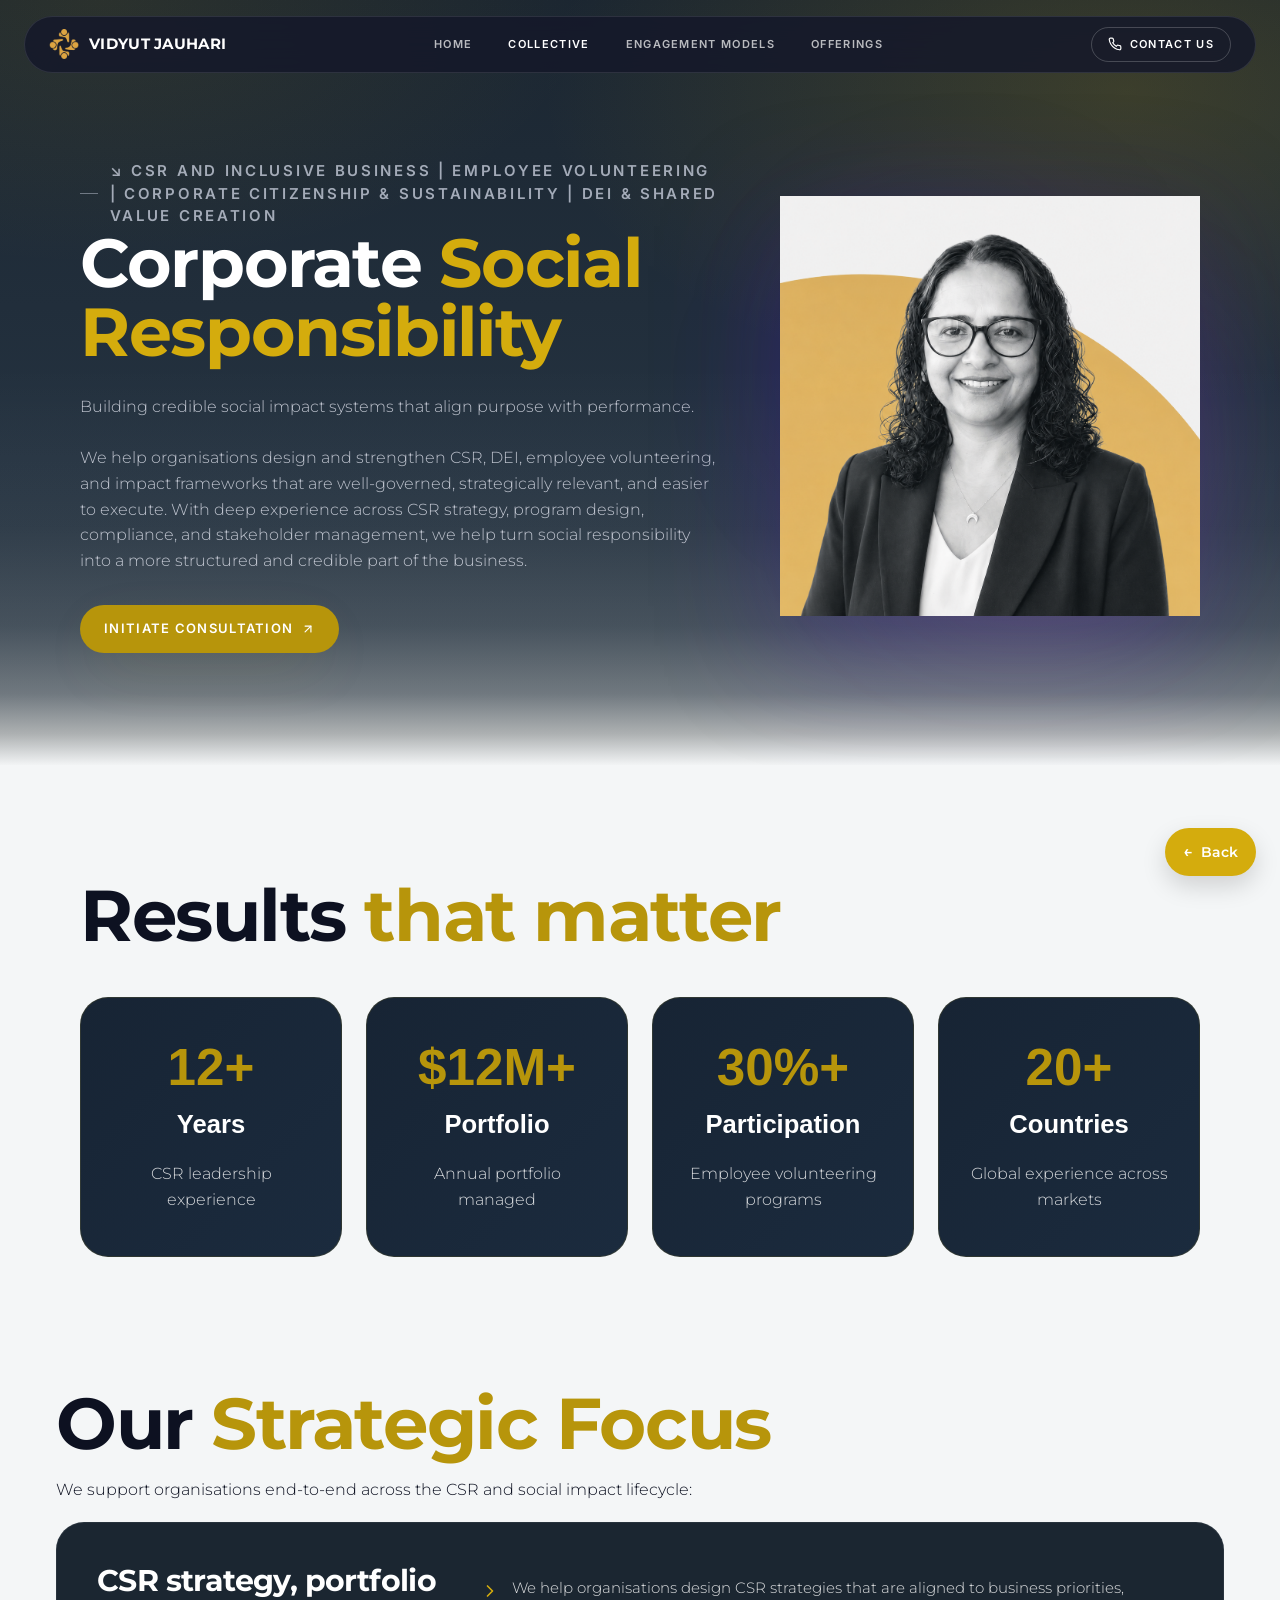
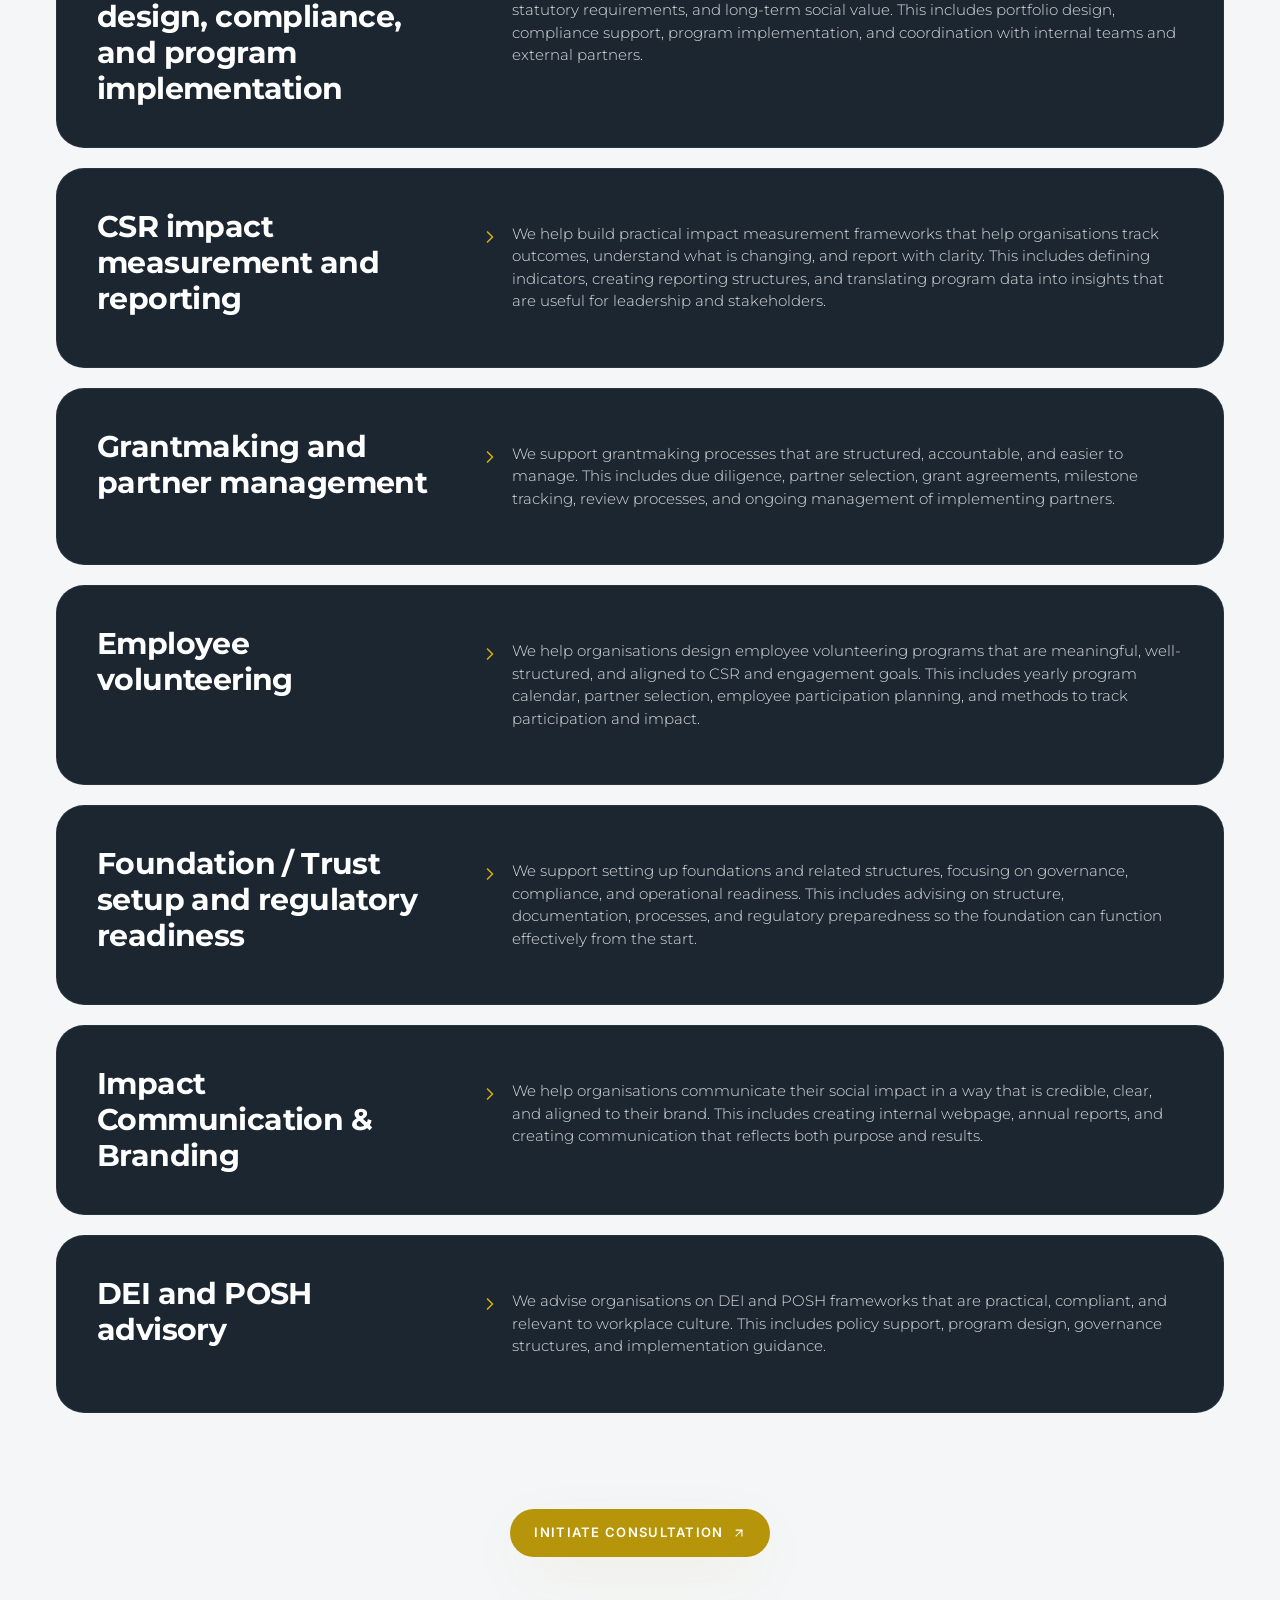
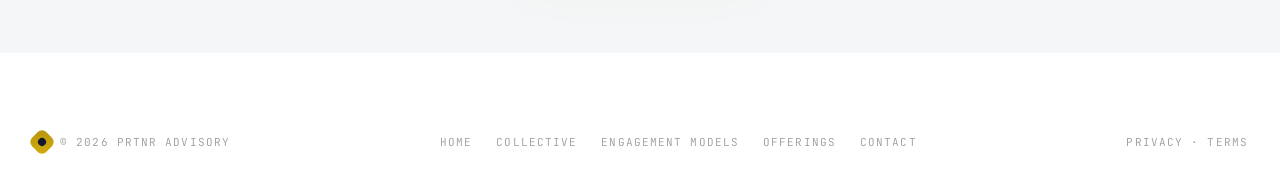
<file: vidyuth.html>
<!doctype html>
<html lang="en">
<head>
<meta charset="utf-8" />
<meta name="viewport" content="width=device-width,initial-scale=1" />
<title>PRTNR Advisory — Scale with Structure &amp; Operational Excellence</title>
<link rel="icon" type="image/png" href="assets/PRTNR Logo without BG.png">
<meta name="description" content="We help startups and mid-sized companies build offices, optimise operational costs, and implement governance systems for sustainable, compliant growth." />
<meta property="og:title" content="PRTNR Advisory — Scale with Structure &amp; Operational Excellence" />
<meta property="og:description" content="We help startups and mid-sized companies build offices, optimise operational costs, and implement governance systems for sustainable, compliant growth." />
<meta property="og:type" content="website" />
<link rel="preconnect" href="https://fonts.googleapis.com">
<link rel="preconnect" href="https://fonts.gstatic.com" crossorigin>
<link href="https://fonts.googleapis.com/css2?family=Inter:wght@400;500;600;700&family=Montserrat:wght@300;400;500;600;700&family=JetBrains+Mono:wght@400;500;600&display=swap" rel="stylesheet">
<link rel="stylesheet" href="styles.css" />
</head>
<body>
<div class="nav-wrap">
  <div class="nav">
    <a class="brand" href="index.html"><img src="assets/PRTNR Logo without BG.png" width="30"></img><span class="brand-name">Vidyut Jauhari</span></a>
    <nav class="nav-links">
      <a class="nav-link" href="index.html">HOME</a>
      <a class="nav-link active" href="about.html">COLLECTIVE</a>
      <a class="nav-link" href="engagement.html">ENGAGEMENT MODELS</a>
      <a class="nav-link" href="offerings.html">OFFERINGS</a></nav>
    <a class="nav-cta" href="contact.html">
      <svg width="14" height="14" viewBox="0 0 24 24" fill="none" stroke="currentColor" stroke-width="2" stroke-linecap="round" stroke-linejoin="round">
        <path d="M22 16.92v3a2 2 0 0 1-2.18 2 19.79 19.79 0 0 1-8.63-3.07 19.5 19.5 0 0 1-6-6 19.79 19.79 0 0 1-3.07-8.67A2 2 0 0 1 4.11 2h3a2 2 0 0 1 2 1.72c.13.96.37 1.9.72 2.81a2 2 0 0 1-.45 2.11L8.09 9.91a16 16 0 0 0 6 6l1.27-1.27a2 2 0 0 1 2.11-.45c.91.35 1.85.59 2.81.72A2 2 0 0 1 22 16.92z"/>
      </svg> CONTACT US</a>
    <button class="menu-btn" id="menuBtn" aria-label="menu"><svg width="20" height="20" viewBox="0 0 24 24" fill="none" stroke="currentColor" stroke-width="2" stroke-linecap="round" stroke-linejoin="round"><line x1="3" y1="12" x2="21" y2="12"/><line x1="3" y1="6" x2="21" y2="6"/><line x1="3" y1="18" x2="21" y2="18"/></svg></button>
  </div>
  <div class="mobile-menu" id="mobileMenu"><a href="index.html">HOME</a><a href="about.html">COLLECTIVE</a><a href="engagement.html">ENGAGEMENT MODELS</a><a href="offerings.html">OFFERINGS</a><a href="contact.html">CONTACT US</a></div>
</div>
<script>
(function(){
  var b=document.getElementById('menuBtn'),m=document.getElementById('mobileMenu');
  if(b)b.addEventListener('click',function(){m.classList.toggle('open');});
})();
</script>
<main>

<!-- HERO -->
<section class="reveal page-hero">
  <div class="container">
    <div class="hero-grid">
      <div class="order-mob-2 lg-order-1">
        <span class="eyebrow"> ↘ CSR and Inclusive Business | Employee volunteering | Corporate Citizenship & Sustainability | DEI & Shared Value Creation</span>
        <h1 class="display hero-h1">Corporate <span class="text-electric">Social Responsibility</span></h1>
        <div class="text-ink-soft mt-7"
             style="font-size:16px;line-height:1.6;display:flex;flex-direction:column;gap:16px;">
          <p>Building credible social impact systems that align purpose with performance.
          <br/><br/>We help organisations design and strengthen CSR, DEI, employee volunteering, and impact frameworks that are well-governed, 
          strategically relevant, and easier to execute. With deep experience across CSR strategy, program design, compliance, and stakeholder 
          management, we help turn social responsibility into a more structured and credible part of the business.</p>
        </div>
        <a href="contact.html" class="btn btn-electric mt-8">
          Initiate Consultation
          <svg width="14" height="14" viewBox="0 0 24 24" fill="none"
               stroke="currentColor" stroke-width="2"
               stroke-linecap="round" stroke-linejoin="round">
            <line x1="7" y1="17" x2="17" y2="7"/>
            <polyline points="7 7 17 7 17 17"/>
          </svg>
        </a>
      </div>
      <div class="order-mob-1 lg-order-2">
        <div class="hero-art"><div class="hero-art-glow"></div><img src="assets/Vidyuth - white.png" alt="Floating 3D figures representing operational clarity" /></div>
      </div>
    </div>
  </div>
</section>

<section class="section cream">
  <div class="container">

    <h2 class="display mt-5 h2-lg text-ink">
      Results <span class="text-electric">that matter</span>
    </h2>

    <div class="impact-stats">

      <div class="impact-card">
        <div class="impact-number">12+</div>
        <div class="impact-title">Years</div>
        <div class="impact-label">CSR leadership experience</div>
      </div>

      <div class="impact-card">
        <div class="impact-number">$12M+</div>
        <div class="impact-title">Portfolio</div>
        <div class="impact-label">Annual portfolio managed</div>
      </div>

      <div class="impact-card">
        <div class="impact-number">30%+</div>
        <div class="impact-title">Participation</div>
        <div class="impact-label">Employee volunteering programs</div>
      </div>

      <div class="impact-card impact-card-wide">
        <div class="impact-number">20+</div>
        <div class="impact-title">Countries</div>
        <div class="impact-label">Global experience across markets</div>
      </div>

    </div>

  </div>
</section>


<section class="cream" style="padding:16px 32px 64px">
  <div class="container" style="display:flex;flex-direction:column;gap:20px">
    <h2 class="display mt-5 h2-lg text-ink">Our <span class="text-electric">Strategic Focus</span></h2>
    <p>We support organisations end‑to‑end across the CSR and social impact lifecycle:</p>
    <article class="svc-block">
      <div>
        <h2 class="display">CSR strategy, portfolio design, compliance, and program implementation</h2>
      </div>
      <div>
        <ul class="included-list">
            <li>
                <span style="color:var(--electric-glow);margin-top:4px">
                    <svg width="20" height="20" viewBox="0 0 24 24" fill="none" stroke="currentColor" stroke-width="2" stroke-linecap="round" stroke-linejoin="round">
                        <polyline points="9 18 15 12 9 6"/>
                    </svg>
                </span>
                    <span>We help organisations design CSR strategies that are aligned to business priorities, statutory requirements, 
                      and long-term social value. This includes portfolio design, compliance support, program implementation, and coordination 
                      with internal teams and external partners.</span>
            </li>
        </ul>
    </article>
    
    <article class="svc-block">
      <div>
        <h2 class="display">CSR impact measurement and reporting</h2>
      </div>
      <div>
        <ul class="included-list">
            <li>
                <span style="color:var(--electric-glow);margin-top:4px">
                    <svg width="20" height="20" viewBox="0 0 24 24" fill="none" stroke="currentColor" stroke-width="2" stroke-linecap="round" stroke-linejoin="round">
                        <polyline points="9 18 15 12 9 6"/>
                    </svg>
                </span>
                    <span>We help build practical impact measurement frameworks that help organisations track outcomes, understand what is changing, 
                      and report with clarity. This includes defining indicators, creating reporting structures, and translating program data into 
                      insights that are useful for leadership and stakeholders.</span>
            </li>
        </ul>
    </article>

    <article class="svc-block">
      <div>
        <h2 class="display">Grantmaking and partner management</h2>
      </div>
      <div>
        <ul class="included-list">
            <li>
                <span style="color:var(--electric-glow);margin-top:4px">
                    <svg width="20" height="20" viewBox="0 0 24 24" fill="none" stroke="currentColor" stroke-width="2" stroke-linecap="round" stroke-linejoin="round">
                        <polyline points="9 18 15 12 9 6"/>
                    </svg>
                </span>
                    <span>We support grantmaking processes that are structured, accountable, and easier to manage. This includes due diligence, 
                      partner selection, grant agreements, milestone tracking, review processes, and ongoing management 
                      of implementing partners.</span>
            </li>
        </ul>
    </article>

    <article class="svc-block">
      <div>
        <h2 class="display">Employee volunteering</h2>
      </div>
      <div>
        <ul class="included-list">
            <li>
                <span style="color:var(--electric-glow);margin-top:4px">
                    <svg width="20" height="20" viewBox="0 0 24 24" fill="none" stroke="currentColor" stroke-width="2" stroke-linecap="round" stroke-linejoin="round">
                        <polyline points="9 18 15 12 9 6"/>
                    </svg>
                </span>
                    <span>We help organisations design employee volunteering programs that are meaningful, well-structured, and aligned to CSR 
                      and engagement goals. This includes yearly program calendar, partner selection, employee participation planning, and methods 
                      to track participation and impact.</span>
            </li>
        </ul>
    </article>

    <article class="svc-block">
      <div>
        <h2 class="display">Foundation / Trust setup and regulatory readiness</h2>
      </div>
      <div>
        <ul class="included-list">
            <li>
                <span style="color:var(--electric-glow);margin-top:4px">
                    <svg width="20" height="20" viewBox="0 0 24 24" fill="none" stroke="currentColor" stroke-width="2" stroke-linecap="round" stroke-linejoin="round">
                        <polyline points="9 18 15 12 9 6"/>
                    </svg>
                </span>
                    <span>We support setting up foundations and related structures, focusing on governance, compliance, and operational readiness. 
                      This includes advising on structure, documentation, processes, and regulatory preparedness so the foundation can function 
                      effectively from the start.</span>
            </li>
        </ul>
    </article>

    <article class="svc-block">
      <div>
        <h2 class="display">Impact Communication & Branding</h2>
      </div>
      <div>
        <ul class="included-list">
            <li>
                <span style="color:var(--electric-glow);margin-top:4px">
                    <svg width="20" height="20" viewBox="0 0 24 24" fill="none" stroke="currentColor" stroke-width="2" stroke-linecap="round" stroke-linejoin="round">
                        <polyline points="9 18 15 12 9 6"/>
                    </svg>
                </span>
                    <span>We help organisations communicate their social impact in a way that is credible, clear, and aligned to their brand. 
                      This includes creating internal webpage, annual reports, and creating communication that reflects 
                      both purpose and results.</span>
            </li>
        </ul>
    </article>

    <article class="svc-block">
      <div>
        <h2 class="display">DEI and POSH advisory</h2>
      </div>
      <div>
        <ul class="included-list">
            <li>
                <span style="color:var(--electric-glow);margin-top:4px">
                    <svg width="20" height="20" viewBox="0 0 24 24" fill="none" stroke="currentColor" stroke-width="2" stroke-linecap="round" stroke-linejoin="round">
                        <polyline points="9 18 15 12 9 6"/>
                    </svg>
                </span>
                    <span>We advise organisations on DEI and POSH frameworks that are practical, compliant, and relevant to workplace culture. 
                      This includes policy support, program design, governance structures, and implementation guidance.</span>
            </li>
        </ul>
    </article>
    
  </div>
</section>

<section class="reveal cream section text-center" style="padding-top:0">
  <div class="container">
    <a href="contact.html#cont" class="btn btn-electric mt-8">Initiate Consultation <svg width="14" height="14" viewBox="0 0 24 24" fill="none" stroke="currentColor" stroke-width="2" stroke-linecap="round" stroke-linejoin="round"><line x1="7" y1="17" x2="17" y2="7"/><polyline points="7 7 17 7 17 17"/></svg></a>
  </div>
</section>
</div>

</main>


<footer class="footer">
  
  <div class="footer-bottom container">
    <div class="flex items-center gap-2"><span class="brand-mark" style="width:20px;height:20px"></span><span>© 2026 PRTNR ADVISORY</span></div>
    <div class="links"><a href="index.html">HOME</a><a href="about.html">COLLECTIVE</a><a href="engagement.html">ENGAGEMENT MODELS</a><a href="offerings.html">OFFERINGS</a><a href="contact.html">CONTACT</a></div>
    <span>PRIVACY · TERMS</span>
  </div>
</footer>

<script>
(function(){
  var els=document.querySelectorAll('.reveal');
  if(!('IntersectionObserver' in window)){els.forEach(function(e){e.classList.add('is-visible')});return;}
  var io=new IntersectionObserver(function(entries){
    entries.forEach(function(en){
      if(en.isIntersecting){en.target.classList.add('is-visible');io.unobserve(en.target);}
    });
  },{threshold:0.12,rootMargin:'0px 0px -40px 0px'});
  els.forEach(function(e){io.observe(e)});
  // Smooth scroll offset for fixed nav when landing with hash
  if(location.hash){
    setTimeout(function(){
      var t=document.querySelector(location.hash);
      if(t)t.scrollIntoView({behavior:'smooth',block:'start'});
    },60);
  }
})();
</script>
<a href="about.html#redirect" class="back-home-btn" aria-label="Back Home">
  <span>←</span>
  <span>Back</span>
</a>
</body>
</html>
</file>
<file: styles.css>
/* ============================================================
   PTNR ADVISORY - REORGANIZED STYLESHEET
   
   Contents
   01. Variables
   02. Base / Reset
   03. Typography
   04. Layout
   05. Navigation
   06. Hero Sections
   07. Buttons & Inputs
   08. Cards & Panels
   09. Grids
   10. Content Sections
   11. Contact
   12. Footer
   13. Utilities
   14. Animations
   15. Responsive Overrides
   16. Impact Metrics

   NOTE:
   Original CSS rules preserved. This file is a reorganized copy.
============================================================ */

/* PTNR Advisory — static site */
:root{
  --background:#FFFFFF;
  --cream:#F4F6F7;

  --panel:#1B2631;
  --panel-2:#2C3A47;

  --ink:#0d1121;
  --ink-soft:#22223c;

  --border:#D6DBDF;

  --electric:#B7950B;
  --electric-glow:#D4AC0D;

  --shadow-card:0 30px 80px -30px rgba(27,38,49,.25);
  --shadow-glow:0 20px 60px -20px rgba(183,149,11,.35);
}
*{box-sizing:border-box;margin:0;padding:0}
html{scroll-behavior:smooth;background:var(--background)}
body{
  font-family:"Montserrat",ui-sans-serif,system-ui,-apple-system,"Segoe UI",sans-serif;
  font-weight:300;
  color:var(--cream);
  background:var(--background);
  -webkit-font-smoothing:antialiased;
  line-height:1.5;
}
img{max-width:100%;display:block}
a{color:inherit;text-decoration:none}
button,input,select,textarea{font:inherit;color:inherit}
ul{list-style:none}

h1,h2,h3,h4,.display{font-weight:700;letter-spacing:-.02em;line-height:1.05}
h5,h6,.subheading{font-weight:400;letter-spacing:-.01em}

.text-electric{color:var(--electric)}
.text-change{color: rgb(55, 54, 54);}
.text-ink{color:var(--ink)}
.text-ink-soft{color:var(--ink-soft)}
.text-white{color:#fff}
.muted{color:var(--ink-soft)}

.container{max-width:1320px;margin:0 auto;padding:0 24px}
.section{padding:64px 32px}
@media(min-width:768px){.section{padding:96px 56px}}
.partners-section{
  padding-top:12px;
}

/* ==== NAV ==== */
.nav-wrap{position:fixed;top:16px;left:0;right:0;z-index:50;padding:0 16px}
@media(min-width:768px){.nav-wrap{padding:0 24px}}
.nav{
  max-width:1320px;margin:0 auto;
  display:flex;align-items:center;justify-content:space-between;
  border-radius:999px;
  padding:10px 16px;
  background:rgba(21,24,42,.85);
  backdrop-filter:blur(14px);
  border:1px solid rgba(255,255,255,.1);
}
@media(min-width:768px){.nav{padding:10px 24px}}
.brand{display:flex;align-items:center;gap:10px;color:#fff}
.brand-mark{position:relative;width:32px;height:32px}
.brand-mark::before,.brand-mark::after{content:"";position:absolute;border-radius:6px;transform:rotate(45deg)}
.brand-mark::before{inset:0;background:linear-gradient(135deg,var(--electric),var(--electric-glow))}
.brand-mark::after{inset:6px;background:#15182a}
.brand-name{font-weight:700;font-size:15px;letter-spacing:.02em;text-transform:uppercase}
.nav-links{display:none;gap:4px}
@media(min-width:1024px){.nav-links{display:flex}}
.nav-link{
  padding:8px 16px;border-radius:999px;
  font-family:"Inter",ui-sans-serif,sans-serif;
  font-weight:600;font-size:11px;text-transform:uppercase;letter-spacing:.12em;
  color:rgba(255,255,255,.7);transition:color .2s;
}
.nav-link:hover,.nav-link.active{color:#fff}
.nav-cta{
  display:none;align-items:center;gap:8px;
  padding:8px 16px;border-radius:999px;
  border:1px solid rgba(255,255,255,.2);color:#fff;
  font-family:"Inter",sans-serif;font-weight:600;font-size:11px;
  text-transform:uppercase;letter-spacing:.12em;
  transition:all .2s;
}
@media(min-width:640px){.nav-cta{display:inline-flex}}
.nav-cta:hover{border-color:var(--electric-glow);color:var(--electric-glow)}
.menu-btn{display:inline-flex;background:transparent;border:0;color:#fff;padding:8px;cursor:pointer}
@media(min-width:1024px){.menu-btn{display:none}}
.mobile-menu{display:none;max-width:1320px;margin:8px auto 0;border-radius:24px;background:#15182a;border:1px solid rgba(255,255,255,.1);padding:12px;flex-direction:column;gap:4px}
.mobile-menu.open{display:flex}
.mobile-menu a{padding:12px 16px;border-radius:14px;color:rgba(255,255,255,.85);font-family:"Inter",sans-serif;font-size:12px;font-weight:600;text-transform:uppercase;letter-spacing:.12em}
.mobile-menu a:hover{background:rgba(255,255,255,.05)}

/* ==== PAGE HERO (dark gradient) ==== */
.page-hero{
  position: relative;
  color: #fff;
  overflow: hidden;
  isolation: isolate;

  /* Increased height */
  padding: 160px 56px 240px;

  background:
    radial-gradient(
      900px 480px at 88% 12%,
      rgba(183,149,11,.20),
      transparent 65%
    ),
    radial-gradient(
      700px 380px at 8% 0%,
      rgba(183,149,11,.10),
      transparent 70%
    ),
    linear-gradient(
      180deg,
      #1B2631 0%,
      #243240 60%,
      #2C3A47 100%
    );
}

@media (max-width:768px){
  .page-hero{
    padding: 80px 20px 80px;
  }
}

@media(min-width:768px){.page-hero{padding:160px 56px 112px}}
.page-hero::after{
  content:"";
  position:absolute;
  left:0;
  right:0;
  bottom:-1px;
  height:400px;
  pointer-events:none;
  z-index:0;

  background:linear-gradient(
    180deg,
    transparent 0%,
    rgba(243,241,236,.05) 40%,
    rgba(243,241,236,.15) 65%,
    rgba(243,241,236,.35) 82%,
    rgba(243,241,236,.65) 92%,
    var(--cream) 100%
  );
}
.page-hero>*{position:relative;z-index:1}
.page-hero .text-ink{color:#fff !important}
.page-hero .text-ink-soft{color:rgba(232,235,245,.78) !important}
.page-hero .text-electric{
  color:#D4AC0D !important;
}
.page-hero .eyebrow{color:rgba(220,225,240,.7)}

/* ==== CREAM SECTION ==== */
.cream{background:var(--cream);color:var(--ink)}
.cream .text-electric{color:var(--electric)}

/* ==== EYEBROW ==== */
.eyebrow{
  font-family:"Inter",sans-serif;
  font-size:15px;
  letter-spacing:.18em;
  text-transform:uppercase;
  font-weight:600;
  color:#7a7f95;
  display:inline-flex;
  align-items:center;
  gap:12px;
}
.eyebrow::before{
  content:"";
  width:40px;
  height:1px;
  background:currentColor;
  opacity:.6;
}

/* ==== BUTTONS ==== */
.btn{
  display:inline-flex;align-items:center;gap:8px;
  padding:14px 24px;border-radius:999px;border:0;cursor:pointer;
  font-family:"Inter",sans-serif;font-weight:600;font-size:13px;
  text-transform:uppercase;letter-spacing:.1em;
  transition:transform .25s,background .25s,border-color .25s,color .25s;
}
.btn-electric{background:var(--electric);color:#fff;box-shadow:var(--shadow-glow)}
.btn-electric:hover{transform:translateY(-2px);background:#260fc0}
.btn-outline-ink{background:transparent;color:var(--ink);border:1px solid rgba(26,29,46,.18)}
.btn-outline-ink:hover{border-color:var(--electric);color:var(--electric)}
.btn-ghost-light{background:rgba(255,255,255,.06);color:#fff;border:1px solid rgba(255,255,255,.16);backdrop-filter:blur(8px)}
.btn-ghost-light:hover{background:rgba(255,255,255,.12)}
.btn-sm{padding:10px 16px;font-size:11px}

/* ==== INPUT PILL ==== */
.input-pill{
  background:#fff;border:1px solid #e3e1da;border-radius:999px;
  padding:8px 8px 8px 20px;display:flex;align-items:center;gap:12px;max-width:440px;
}
.input-pill svg{flex-shrink:0;color:#7a7f95}
.input-pill input{flex:1;background:transparent;border:0;outline:none;font-size:14px;color:var(--ink);min-width:0}
.input-pill input::placeholder{color:#7a7f95}
.input-pill.dark{background:rgba(255,255,255,.08);border-color:rgba(255,255,255,.15)}
.input-pill.dark input{color:#fff}
.input-pill.dark input::placeholder{color:rgba(255,255,255,.5)}

/* ==== DARK PANEL ==== */
.panel-dark{
  background:var(--panel);color:#fafafa;
  border-radius:28px;border:1px solid rgba(255,255,255,.06);
}
.row-electric{background:var(--electric);color:#fff;border-radius:22px;padding:18px 24px}

/* ==== CARDS ==== */
.card-numbered{
  background:#fff;border:1px solid #e3e1da;border-radius:22px;padding:28px;
  transition:transform .3s,border-color .3s,box-shadow .3s;
}
.card-numbered:hover{transform:translateY(-4px);border-color:var(--electric);box-shadow:0 20px 50px -20px rgba(47,26,216,.25)}

.mono{font-family:"JetBrains Mono",ui-monospace,Menlo,monospace}
.mono-tag{font-family:"JetBrains Mono",monospace;font-size:11px;letter-spacing:.18em;text-transform:uppercase}

/* ==== HOME HERO ==== */
.hero-grid{display:grid;gap:32px;align-items:center}
@media(min-width:1024px){.hero-grid{grid-template-columns:7fr 5fr;gap:16px}}
.hero-h1{font-size:clamp(2.25rem,5.5vw,4.25rem);line-height:1.02;letter-spacing:-.02em;color:#fff}
.hero-sub{margin-top:24px;font-size:17px;color:rgba(232,235,245,.78);max-width:32rem;line-height:1.6}
.hero-art{position:relative;width:min(420px,80vw);aspect-ratio:1;margin-left:auto}
.hero-art-glow{position:absolute;inset:0;border-radius:50%;filter:blur(60px);
  background:linear-gradient(135deg,rgba(47,26,216,.18),transparent,rgba(255,182,193,.3))}
.hero-art img{position:relative;width:100%;height:100%;object-fit:contain;filter:drop-shadow(0 30px 60px rgba(80,20,200,.25));animation:float 9s ease-in-out infinite}
.order-mob-1{order:1}.order-mob-2{order:2}
@media(min-width:1024px){.lg-order-1{order:1}.lg-order-2{order:2}}

@keyframes float{0%,100%{transform:translateY(0) rotate(0)}50%{transform:translateY(-22px) rotate(3deg)}}
.float{animation:float 9s ease-in-out infinite}

/* =========================================
   CONTACT HERO FIX
========================================= */

.page-hero .hero-grid{
  display:grid;
  gap:32px;
  align-items:center;
}

@media(min-width:1024px){
  .page-hero .hero-grid{
    grid-template-columns:7fr 5fr;
    gap:16px;
  }
}

.page-hero .hero-art{
  position:relative;
  width:min(420px,80vw);
  aspect-ratio:1;
  margin-left:auto;
}

.page-hero .hero-art img{
  width:100%;
  height:100%;
  object-fit:contain;
  display:block;
}

@media(max-width:768px){

  .page-hero .hero-grid{
    text-align:center;
  }

  .page-hero .hero-art{
    margin:auto;
    width:min(340px,90vw);
  }

  .page-hero .hero-sub{
    margin-left:auto;
    margin-right:auto;
  }
}

/* ==== GRIDS ==== */
.grid-3{display:grid;gap:20px;grid-template-columns:1fr}
@media(min-width:768px){.grid-3{grid-template-columns:repeat(3,1fr)}}
.grid-2{display:grid;gap:20px;grid-template-columns:1fr}
@media(min-width:768px){.grid-2{grid-template-columns:repeat(2,1fr)}}
.grid-4{display:grid;gap:20px;grid-template-columns:1fr}
@media(min-width:640px){.grid-4{grid-template-columns:repeat(2,1fr)}}
@media(min-width:1024px){.grid-4{grid-template-columns:repeat(4,1fr)}}

/* ==== SECTION TITLES ==== */
.h2{font-size:clamp(2rem,4.5vw,3.25rem);letter-spacing:-.02em;line-height:1.05}
.h2-lg{font-size:clamp(2.5rem,6vw,4.5rem);letter-spacing:-.02em;line-height:.95}

/* ==== WHAT WE CAN DO rows ==== */
.svc-rows{margin-top:48px;border-radius:28px;overflow:hidden;background:var(--panel);border:1px solid rgba(255,255,255,.06)}
.svc-row{display:grid;grid-template-columns:1fr;gap:8px;padding:24px;border-top:1px solid rgba(255,255,255,.08);transition:background .25s;color:#fff}
.svc-row:first-child{border-top:0}
.svc-row:hover{background:rgba(255,255,255,.03)}
@media(min-width:768px){.svc-row{grid-template-columns:32px 5fr 6fr;gap:24px;align-items:center;padding:28px 40px}}
.svc-row .chev{color:rgba(255,255,255,.3);transition:color .25s}
.svc-row:hover .chev{color:var(--electric-glow)}
.svc-row h3{font-size:clamp(1.15rem,2vw,1.5rem);font-weight:500;color:#fff}
.svc-row p{font-size:14px;color:rgba(255,255,255,.6);line-height:1.6}

.cta-row{
  margin:8px;padding:24px;border-radius:22px;
  background:var(--electric);color:#fff;
  display:flex;flex-wrap:wrap;align-items:center;justify-content:space-between;gap:16px;
  transition:filter .25s;
}
@media(min-width:768px){.cta-row{padding:28px 40px}}
.cta-row:hover{filter:brightness(1.1)}
.cta-row .label{font-size:clamp(1.15rem,2vw,1.5rem);font-weight:500}
.cta-row .pill{display:inline-flex;align-items:center;gap:8px;background:#fff;color:var(--ink);padding:10px 20px;border-radius:999px;font-family:"JetBrains Mono",monospace;font-size:11px;letter-spacing:.18em;font-weight:600}

/* ==== APPROACH ==== */
.approach{display:grid;gap:40px;align-items:center;grid-template-columns:1fr}
@media(min-width:768px){.approach{grid-template-columns:1fr 1fr}}
.approach h2{font-size:clamp(2.5rem,6vw,4.5rem);text-transform:uppercase;letter-spacing:-.02em;line-height:.9}

/* ==== TESTIMONIALS ==== */
.testimonials-band{background:var(--panel);color:#fff;border-radius:28px;margin:8px;padding:64px 32px}
@media(min-width:768px){.testimonials-band{margin:8px 24px;padding:96px 56px}}
.testimonial{border-radius:24px;padding:28px}
.testimonial.featured{background:var(--electric);color:#fff}
.testimonial.muted{background:rgba(255,255,255,.05);border:1px solid rgba(255,255,255,.1);color:rgba(255,255,255,.85)}
.testimonial p{font-size:14px;line-height:1.6}
.testimonial .author{margin-top:24px;padding-top:20px;border-top:1px solid rgba(255,255,255,.15);font-family:"JetBrains Mono",monospace;font-size:11px;letter-spacing:.18em;opacity:.8}

/* =========================================
   UNIFORM TESTIMONIAL HOVER EFFECT
========================================= */

.testimonial{
  transition:
    transform .35s ease,
    background .35s ease,
    border-color .35s ease,
    color .35s ease,
    box-shadow .35s ease;
  cursor:pointer;
}

/* SAME hover effect for all cards */
.testimonial:hover{
  background:var(--electric) !important;
  color:#fff !important;
  border-color:transparent;
  transform:translateY(-8px);
  box-shadow:0 25px 60px -20px rgba(47,26,216,.45);
}

.testimonial:hover p,
.testimonial:hover .author,
.testimonial:hover span,
.testimonial:hover svg{
  color:#fff !important;
  fill:#fff !important;
  opacity:1;
}

/* ==== ABOUT ==== */
.about-grid{display:grid;gap:40px;grid-template-columns:1fr}
@media(min-width:1024px){.about-grid{grid-template-columns:7fr 5fr}}
.highlight-list{display:flex;flex-direction:column;gap:12px;margin-top:20px}
.highlight-list li{display:flex;align-items:flex-start;gap:12px;font-size:14px;color:rgba(255,255,255,.85)}
.check{width:20px;height:20px;flex-shrink:0;border-radius:6px;background:var(--electric);display:inline-flex;align-items:center;justify-content:center;color:#fff;font-size:11px;font-weight:700;margin-top:2px}
.tag-pill{display:inline-block;padding:5px 12px;border-radius:999px;background:var(--electric);color:#fff;font-family:"JetBrains Mono",monospace;font-size:10px;letter-spacing:.18em;font-weight:600;margin-bottom:14px}
.value-icon{width:40px;height:40px;border-radius:14px;background:rgba(47,26,216,.1);display:inline-flex;align-items:center;justify-content:center;color:var(--electric);margin-bottom:14px}

/* ==== SERVICES PAGE ==== */
.svc-block{
  display:grid;
  gap:32px;
  grid-template-columns:1fr;
  background:var(--panel);
  border-radius:28px;
  border:1px solid rgba(255,255,255,.06);
  padding:24px;
  color:#fff;

  transition:
    transform .25s ease,
    border-color .25s ease,
    box-shadow .25s ease;
}
@media(min-width:768px){.svc-block{padding:40px}}
@media(min-width:1024px){.svc-block{grid-template-columns:4fr 8fr}}
.svc-block h2{font-size:clamp(1.5rem,2.5vw,1.875rem);line-height:1.2;color:#fff}
.svc-block .num{font-family:"JetBrains Mono",monospace;color:var(--electric-glow);font-size:13px;letter-spacing:.18em;margin-bottom:14px}
.svc-block .for{margin-top:18px;font-size:14px;color:rgba(255,255,255,.6);line-height:1.6}
.svc-block .for b{color:rgba(255,255,255,.8);font-weight:500}
.svc-block .duration{display:inline-flex;margin-top:18px;padding:5px 12px;border-radius:999px;font-family:"JetBrains Mono",monospace;font-size:10px;letter-spacing:.18em;color:#fff;border:1px solid rgba(255,255,255,.2)}
.svc-block .included-label{font-family:"JetBrains Mono",monospace;color:rgba(255,255,255,.4);font-size:10px;letter-spacing:.18em;margin-bottom:14px;text-transform:uppercase}
.svc-block .included-list li{display:flex;align-items:flex-start;gap:12px;padding:14px 0;border-top:1px solid rgba(255,255,255,.08);color:rgba(255,255,255,.85);font-size:15px}
.svc-block .included-list li:first-child{border-top:0}
.svc-block:hover{
  transform:translateY(-4px);
  border-color:rgba(212,172,13,.25);
  box-shadow:0 16px 40px rgba(7, 0, 58, 0.36);
}

/* ==== IMPACT STATS ==== */
.stats{display:grid;grid-template-columns:repeat(2,1fr);background:var(--panel);border-radius:28px;border:1px solid rgba(255,255,255,.06);overflow:hidden;margin-top:48px;color:#fff}
@media(min-width:768px){.stats{grid-template-columns:repeat(4,1fr)}}
.stats div{padding:28px;border-left:1px solid rgba(255,255,255,.08)}
.stats div:first-child{border-left:0}
@media(max-width:767px){.stats div:nth-child(odd){border-left:0}.stats div:nth-child(n+3){border-top:1px solid rgba(255,255,255,.08)}}
.stat-v{font-size:clamp(2rem,4vw,3rem);font-weight:700;letter-spacing:-.02em;color:#fff}
.stat-l{margin-top:12px;font-size:12px;color:rgba(255,255,255,.6);max-width:160px;line-height:1.4}

/* ==== CONTACT ==== */
.contact-grid{display:grid;gap:32px;grid-template-columns:1fr}
@media(min-width:1024px){.contact-grid{grid-template-columns:5fr 7fr}}
.contact-side{padding:32px;height:100%}
@media(min-width:768px){.contact-side{padding:40px}}
.contact-item{display:flex;align-items:flex-start;gap:16px;padding:16px;border-radius:18px;background:rgba(255,255,255,.05);border:1px solid rgba(255,255,255,.1);transition:border-color .2s}
.contact-item:hover{border-color:rgba(106,85,255,.4)}
.contact-item .icon{width:36px;height:36px;border-radius:12px;background:rgba(47,26,216,.15);display:inline-flex;align-items:center;justify-content:center;color:var(--electric-glow);flex-shrink:0}
.contact-item .lbl{font-family:"JetBrains Mono",monospace;font-size:10px;letter-spacing:.18em;color:rgba(255,255,255,.4)}
.contact-item .val{margin-top:2px;color:rgba(255,255,255,.85);font-size:14px}
.contact-form{padding:32px;background:#fff;border:1px solid #e3e1da;border-radius:22px}
@media(min-width:768px){.contact-form{padding:40px}}
.field{display:block;margin-bottom:0}
.field label{display:block;font-family:"JetBrains Mono",monospace;font-size:10px;letter-spacing:.18em;color:var(--ink-soft);margin-bottom:8px;text-transform:uppercase}
.field input,.field select,.field textarea{
  width:100%;border:1px solid #e3e1da;background:#fff;border-radius:18px;padding:14px 16px;font-size:14px;
  outline:none;transition:border-color .2s,box-shadow .2s;color:var(--ink);
}
.field input:focus,.field select:focus,.field textarea:focus{border-color:var(--electric);box-shadow:0 0 0 4px rgba(47,26,216,.1)}
.field textarea{resize:vertical;min-height:120px;font-family:inherit}
.form-grid{display:grid;gap:20px;grid-template-columns:1fr}
@media(min-width:768px){.form-grid{grid-template-columns:1fr 1fr}}

/* ==== FOOTER ==== */
.footer{background:var(--background);color:#000000;padding-top:48px}
.footer-card{
  margin:0 24px;border-radius:36px;background:var(--panel);
  border:1px solid rgba(255,255,255,.08);padding:56px 32px;
}
@media(min-width:768px){.footer-card{padding:80px 56px}}
.footer-grid{display:grid;gap:40px;grid-template-columns:1fr}
@media(min-width:1024px){.footer-grid{grid-template-columns:7fr 5fr}}
.footer h2{font-size:clamp(2.5rem,6vw,4.5rem);line-height:.95;letter-spacing:-.02em;color:#fff}
.social-row{display:flex;gap:12px;margin-top:32px}
.social-row a{width:40px;height:40px;border-radius:50%;border:1px solid rgba(255,255,255,.15);display:inline-flex;align-items:center;justify-content:center;color:#fff;transition:background .2s,border-color .2s}
.social-row a:hover{background:var(--electric);border-color:var(--electric)}
.contact-rows{display:flex;flex-direction:column;gap:12px;margin-top:24px}
.contact-rows .row{display:flex;align-items:flex-start;gap:12px;padding:12px 16px;border-radius:18px;background:rgba(255,255,255,.05);border:1px solid rgba(255,255,255,.08);font-size:14px;color:rgba(255,255,255,.85)}
.contact-rows .row span:first-child{font-family:"JetBrains Mono",monospace;font-size:10px;letter-spacing:.18em;color:rgba(255,255,255,.4);width:80px;text-transform:uppercase;flex-shrink:0;margin-top:2px}
.footer-bottom{display:flex;flex-wrap:wrap;align-items:center;justify-content:space-between;gap:16px;padding:32px 32px 40px;font-family:"JetBrains Mono",monospace;font-size:11px;color:rgba(0, 0, 0, 0.4);letter-spacing:.1em}
.footer-bottom .links{display:flex;gap:24px}
.footer-bottom .links a:hover{color:#0019fd}

/* ==== UTIL ==== */
.mt-6{margin-top:24px}.mt-8{margin-top:32px}.mt-12{margin-top:48px}.mt-5{margin-top:20px}.mt-7{margin-top:28px}.mt-4{margin-top:16px}.mt-3{margin-top:12px}.mt-14{margin-top:56px}.mt-2{margin-top:8px}
.mb-3{margin-bottom:12px}.mb-4{margin-bottom:16px}.mb-5{margin-bottom:20px}.mb-7{margin-bottom:28px}
.text-center{text-align:center}
.flex{display:flex}.gap-3{gap:12px}.gap-2{gap:8px}.items-center{align-items:center}.flex-wrap{flex-wrap:wrap}
.max-w-xl{max-width:36rem}.max-w-2xl{max-width:42rem}.max-w-3xl{max-width:48rem}.max-w-4xl{max-width:56rem}.max-w-md{max-width:28rem}.max-w-lg{max-width:32rem}
.mx-auto{margin-left:auto;margin-right:auto}
.text-soft{color:rgba(255,255,255,.3)}


/* ==== Scroll fade-in ==== */
html{scroll-padding-top:96px}
.reveal{opacity:0;transform:translateY(24px);transition:opacity .7s ease,transform .7s ease;will-change:opacity,transform}
.reveal.is-visible{opacity:1;transform:none}
@media (prefers-reduced-motion: reduce){
  .reveal{opacity:1;transform:none;transition:none}
}

/* Profile card spacing */
.card-numbered .profile-image{
  margin-bottom:28px;
}

.card-numbered h3{
  margin-top:10px;
}

/* Profile card names */
.card-numbered h3{
  font-size:28px !important;
  font-weight:700;
  letter-spacing:-0.02em;
  line-height:1.1;
  margin-bottom:14px;
}

/* MOBILE HERO FIX */
@media (max-width:768px){

  .page-hero .hero-sub{
    text-align:center;
    max-width:95%;
    margin-left:auto;
    margin-right:auto;
  }

  .page-hero .btn{
    display:inline-flex;
  }

  .page-hero .hero-art{
    margin:auto;
    width:min(340px,90vw);
  }
}

@media (max-width:768px){

  .hero-art{
    width:min(280px,75vw) !important;
  }

  .hero-h1{
    font-size:clamp(2rem,11vw,3.2rem);
  }
}

/* ===== HERO MOBILE PORTRAIT ONLY ===== */
@media screen and (max-width: 768px) and (orientation: portrait){

  .page-hero .hero-grid{
    display:flex;
    flex-direction:column;
    align-items:center;
    justify-content:center;
    text-align:center;
    gap:24px;
  }

  .page-hero .order-mob-2{
    width:100%;
    display:flex;
    flex-direction:column;
    align-items:center;
  }

  .page-hero .hero-h1{
    width:100%;
    max-width:none;
    margin:0 auto;
    text-align:center;
    line-height:1;
  }

.page-hero .hero-h1 .text-electric{
  display:block;
  text-align:center;
}

  .page-hero .hero-sub{
    text-align:center;
    margin-left:auto;
    margin-right:auto;
    max-width:320px;
  }

  .page-hero .eyebrow{
    justify-content:center;
  }

  .page-hero .hero-art{
    margin:0 auto;
  }

}

/* OUR APPROACH - Mobile Fix */
@media (max-width:768px){

  .approach{
    text-align:center;
  }

  .approach > div:first-child{
    display:flex;
    flex-direction:column;
    align-items:center;
  }

  .approach > div:first-child > div:nth-child(2){
    margin-top:28px !important;
    margin-left:auto;
    margin-right:auto;
  }

  .approach img{
    margin:0 auto;
  }

}

@media (max-width:768px){

  .reveal,
  .reveal.is-visible{
    opacity:1 !important;
    transform:none !important;
    transition:none !important;
  }

}

@media (max-width:768px){

  .svc-block{
    display:block !important;
    opacity:1 !important;
    visibility:visible !important;
    overflow:visible !important;
  }

}
@media (max-width:768px){

  #services,
  #services section,
  .svc-block{
    display:block !important;
    opacity:1 !important;
    visibility:visible !important;
  }

}

/* ===== MOBILE FOOTER FIX ===== */
@media (max-width: 768px){

  .footer-bottom{
    display:flex !important;
    flex-direction:column !important;
    align-items:center !important;
    text-align:center !important;
    gap:20px !important;
  }

  .footer-bottom .links{
    display:flex;
    flex-wrap:wrap;
    justify-content:center;
    gap:18px;
  }

  .footer-bottom span,
  .footer-bottom a{
    text-align:center;
  }

  /* Contact rows */
  .contact-rows .row{
    display:flex;
    flex-direction:column;
    align-items:flex-start;
    gap:8px;
    padding:18px;
  }

  .contact-rows .row span:last-child{
    word-break:break-word;
    overflow-wrap:anywhere;
    font-size:18px;
    line-height:1.4;
  }

  /* Footer card spacing */
  .footer-grid{
    display:flex !important;
    flex-direction:column !important;
    gap:32px !important;
  }

  .footer .btn{
    margin-bottom:24px;
  }

}

/* CONTACT PAGE MOBILE FIX */
@media (max-width:768px){

  .contact-grid{
    display:flex !important;
    flex-direction:column !important;
    align-items:center !important;
    gap:24px !important;
  }

  .contact-grid > *{
    width:100% !important;
    max-width:100% !important;
  }

  .contact-side,
  .contact-form{
    margin-left:auto !important;
    margin-right:auto !important;
  }

  .panel-dark{
    width:100% !important;
  }

  .contact-form{
    width:100% !important;
  }

}

.contact-section{
  padding:0 32px 80px;
}

@media (max-width:768px){
  .contact-section{
    padding:0 16px 60px !important;
  }
}

@media (max-width:768px){

  .contact-item .val{
    word-break:break-word;
    overflow-wrap:anywhere;
    line-height:1.4;
  }

}

.about-grid{
    display:grid;
    grid-template-columns:1.1fr 0.9fr;
    gap:60px;
    align-items:center;
}

.about-visual{
    display:flex;
    justify-content:center;
    align-items:center;
}

.hero-art img{
    width:100%;
    max-width:420px;
    height:auto;
}

.career-panel-full{
    width:100%;
    margin-top:50px;
    padding:32px;
    border-radius:24px;
}

.career-panel-full .highlight-list{
    display:grid;
    grid-template-columns:repeat(2,1fr);
    gap:18px 40px;
    list-style:none;
    margin:0;
    padding:0;
}

.career-panel-full .highlight-list li{
    display:flex;
    align-items:flex-start;
    gap:12px;
}

@media (max-width:991px){

    .about-grid{
        grid-template-columns:1fr;
        gap:40px;
    }

    .about-content{
        text-align:center;
    }

    .career-panel-full .highlight-list{
        grid-template-columns:1fr;
    }

}
.cta-row{
    display: flex;
    flex-direction: column;
    align-items: center;
    text-align: left;
}

.cta-row .label{
    font-size: 1.25rem;
    line-height: 1.3;
    width: 100%;
}

.cta-row .pill{
    margin-top: 24px;
    align-self: center;
}
.about-text{
    text-align: left !important;
}

.methodology-section{
    padding: 40px 0 80px;
}

.card-numbered{
    min-height: 260px;
    padding: 32px;
}

.card-numbered p{
    font-size: 15px;
    line-height: 1.7;
}

.grid-4{
    gap: 24px;
}
.back-home-btn{
  position: fixed;
  right: 24px;
  bottom: 24px;
  z-index: 1000;

  display: flex;
  align-items: center;
  gap: 8px;

  padding: 12px 18px;
  border-radius: 999px;

  background: #D4AC0D;
  color: #fff;
  text-decoration: none;
  font-weight: 600;
  font-size: 14px;

  box-shadow: 0 10px 25px rgba(0,0,0,.15);
  transition: all .25s ease;
}

.back-home-btn:hover{
  transform: translateY(-3px);
  box-shadow: 0 14px 30px rgba(0,0,0,.2);
}

.back-home-btn span:first-child{
  font-size: 16px;
}

@media (max-width: 768px){
  .back-home-btn{
    right: 16px;
    bottom: 16px;
    padding: 10px 16px;
    font-size: 13px;
  }
}
@media (max-width: 480px){

  .hero-h1{
    font-size: clamp(2.6rem, 8vw, 3.2rem) !important;
    line-height: 0.95;
    text-align: center;
  }

}
@media (max-width: 480px){

  .order-mob-2{
    text-align: center;
  }

}

/* ===== IMPACT METRICS ===== */

.stats-cards{
  display:grid;
  gap:20px;
  grid-template-columns:1fr;
}

@media(min-width:768px){
  .stats-cards{
    grid-template-columns:repeat(2,1fr);
  }
}

@media(min-width:1200px){
  .stats-cards{
    grid-template-columns:repeat(5,1fr);
  }
}

.stat-card{
  background:var(--panel);
  color:#fff;
  border-radius:24px;
  padding:36px 24px;
  text-align:center;
  border:1px solid rgba(255,255,255,.06);

  transition:
    transform .3s ease,
    box-shadow .3s ease,
    border-color .3s ease;
}

.stat-card:hover{
  transform:translateY(-6px);
  border-color:var(--electric);
  box-shadow:0 20px 50px -20px rgba(183,149,11,.35);
}

.stat-number{
  font-size:clamp(2.2rem,4vw,3.5rem);
  font-weight:700;
  line-height:1;
  color:var(--electric-glow);
  margin-bottom:16px;
}

.stat-unit{
  font-size: 0.45em;   
  font-weight: inherit;
  vertical-align: baseline;
  margin-left: 2px;
}

.stat-label{
  font-size:1rem;
  line-height:1.5;
  color:rgba(255,255,255,.85);
}

/* ===== LOGO STRIP ===== */

.logo-strip{
  text-align:center;
}

.logo-grid{
  margin-top:48px;

  display:grid;
  grid-template-columns:repeat(4,1fr);
  gap:32px;
  align-items:center;
}

.logo-grid img{
  max-width:140px;
  max-height:50px;
  width:auto;
  height:auto;
  margin:0 auto;
  opacity:.85;
}

@media(max-width:768px){

  .logo-grid{
    grid-template-columns:repeat(2,1fr);
    gap:24px;
  }

  .logo-grid img{
    max-width:110px;
  }

}

/* =========================================
   IMPACT STATS
========================================= */

.impact-stats{
  display:grid;
  grid-template-columns:repeat(4,1fr);
  gap:24px;
  margin-top:48px;
}

.impact-card{
  background:linear-gradient(
    135deg,
    #172434 0%,
    #1B2B3E 100%
  );

  border-radius:28px;
  padding:42px 28px;

  display:flex;
  flex-direction:column;
  align-items:center;
  justify-content:center;
  text-align:center;

  min-height:260px;

  border:1px solid rgba(212,172,13,.12);

  transition:transform .25s ease;
}

.impact-card:hover{
  transform:translateY(-4px);
}

.impact-number{
  font-family:"Poppins",sans-serif;
  font-weight:700;
  font-size:clamp(3rem,4vw,4.5rem);
  line-height:1;
  color:var(--electric);
  margin-bottom:12px;
}

.impact-title{
  font-family:"Poppins",sans-serif;
  font-weight:600;
  font-size:1.6rem;
  color:#fff;
  margin-bottom:18px;
}

.impact-label{
  color:rgba(255,255,255,.82);
  font-size:1rem;
  line-height:1.6;
  max-width:220px;
}

.impact-card-wide{
  min-width:0;
}

@media(max-width:1024px){

  .impact-stats{
    grid-template-columns:repeat(2,1fr);
  }

}

@media(max-width:768px){

  .impact-stats{
    grid-template-columns:1fr;
    gap:18px;
  }

  .impact-card{
    min-height:220px;
    padding:32px 24px;
  }

  .impact-number{
    font-size:3rem;
  }

  .impact-title{
    font-size:1.35rem;
  }

}
@media (max-width:768px){

  .tag-pill{
    display:inline-block;
    max-width:100%;
    padding:12px 16px;

    font-size:12px;
    line-height:1.5;
    letter-spacing:.02em;

    white-space:normal;
    word-break:keep-all;
    overflow-wrap:break-word;

    text-align:center;
  }

}
</file>
